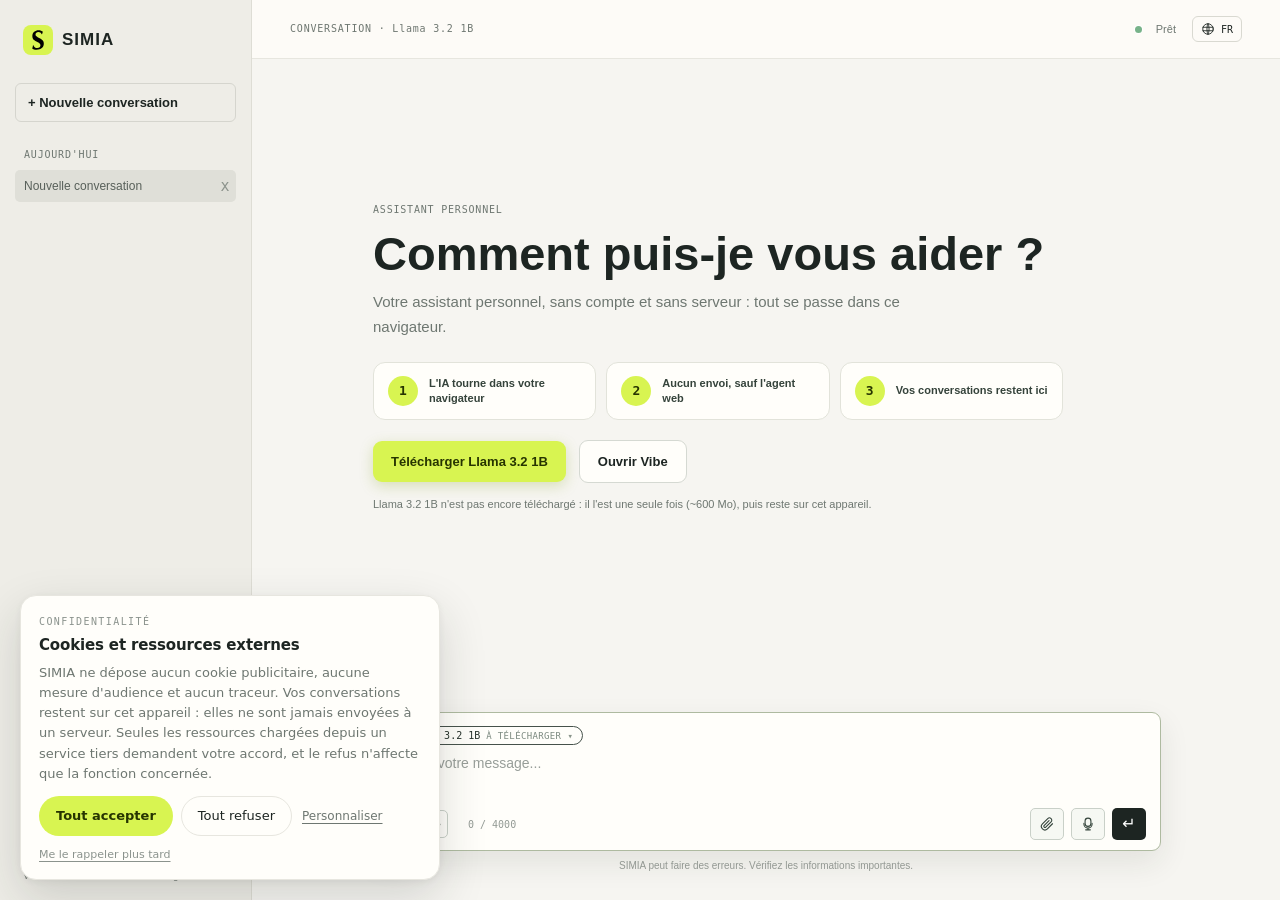
<file: web/index.html>
<!doctype html>
<html lang="fr">
<head>
  <meta charset="utf-8">
  <meta name="viewport" content="width=device-width, initial-scale=1">
  <meta http-equiv="Content-Security-Policy" content="default-src 'self'; script-src 'self' blob: 'nonce-simiapreview' https://unpkg.com https://esm.run https://cdn.jsdelivr.net 'wasm-unsafe-eval'; style-src 'self' 'unsafe-inline' https://fonts.googleapis.com; font-src https://fonts.gstatic.com; img-src 'self' data: blob:; media-src 'self' blob: https:; connect-src 'self' data: blob: https://unpkg.com https://esm.run https://cdn.jsdelivr.net https://raw.githubusercontent.com https://huggingface.co https://*.huggingface.co https://*.hf.co https://*.xethub.hf.co https://api.github.com; worker-src 'self' blob: https://cdn.jsdelivr.net; object-src 'none'; base-uri 'self'; form-action 'self'">
  <meta name="theme-color" content="#f6f5f1">
  <title>SIMIA — assistant IA local, privé et hors ligne</title>
  <meta name="description" content="SIMIA est un assistant IA local-first : discutez avec de vrais modèles de langage, analysez des documents et générez des images sans compte ni serveur. Fonctionne dans le navigateur et en application de bureau pour Windows, macOS et Linux.">
  <meta name="keywords" content="assistant IA local, IA hors ligne, IA privée, chatbot sans compte, IA dans le navigateur, WebGPU, WebLLM, llama.cpp, stable-diffusion.cpp, génération d'images locale, assistant IA français, SIMIA, Zigmoon">
  <meta name="author" content="Zigmoon">
  <meta name="application-name" content="SIMIA">
  <meta name="robots" content="index, follow, max-image-preview:large, max-snippet:-1">
  <meta name="googlebot" content="index, follow">
  <link rel="canonical" href="https://app.zigmoon.com/SIMIA/app/">
  <link rel="alternate" hreflang="fr" href="https://app.zigmoon.com/SIMIA/app/">
  <link rel="alternate" hreflang="en" href="https://app.zigmoon.com/SIMIA/app/">
  <link rel="alternate" hreflang="es" href="https://app.zigmoon.com/SIMIA/app/">
  <link rel="alternate" hreflang="ja" href="https://app.zigmoon.com/SIMIA/app/">
  <link rel="alternate" hreflang="x-default" href="https://app.zigmoon.com/SIMIA/app/">
  <meta property="og:type" content="website">
  <meta property="og:locale" content="fr_FR">
  <meta property="og:locale:alternate" content="en_US">
  <meta property="og:title" content="SIMIA — assistant IA local, privé et hors ligne">
  <meta property="og:description" content="Discutez avec de vrais modèles de langage, analysez vos documents et générez des images sans compte ni serveur. Dans le navigateur ou en application de bureau Windows, macOS et Linux.">
  <meta property="og:url" content="https://app.zigmoon.com/SIMIA/app/">
  <meta property="og:site_name" content="SIMIA by Zigmoon">
  <meta property="og:image" content="https://app.zigmoon.com/SIMIA/app/icons/icon-512.png">
  <meta property="og:image:type" content="image/png">
  <meta property="og:image:width" content="512">
  <meta property="og:image:height" content="512">
  <meta property="og:image:alt" content="Logo SIMIA, assistant IA local-first">
  <meta name="twitter:card" content="summary">
  <meta name="twitter:image" content="https://app.zigmoon.com/SIMIA/app/icons/icon-512.png">
  <meta name="twitter:title" content="SIMIA — assistant IA local, privé et hors ligne">
  <meta name="twitter:description" content="Assistant IA local-first : conversations, documents et images générées sur votre machine, sans compte ni serveur.">
  <link rel="manifest" href="manifest.webmanifest">
  <link rel="icon" href="icon.svg" type="image/svg+xml">
  <link rel="icon" href="icons/icon-192.png" type="image/png" sizes="192x192">
  <link rel="apple-touch-icon" href="icons/apple-touch-icon-180.png">
  <meta name="apple-mobile-web-app-capable" content="yes">
  <meta name="apple-mobile-web-app-title" content="SIMIA">
  <meta name="apple-mobile-web-app-status-bar-style" content="default">
  <meta name="mobile-web-app-capable" content="yes">
  <link rel="stylesheet" href="styles.css">
  <!-- Polices d'affichage : service tiers, donc derriere le consentement. Sans
       accord, le repli systeme prend le relais et rien ne casse. -->
  <link rel="stylesheet" data-consent-href="https://fonts.googleapis.com/css2?family=DM+Mono:wght@400;500&family=Manrope:wght@400;500;600;700;800&display=swap">
  <link rel="preconnect" data-consent-preconnect="https://fonts.googleapis.com">
  <link rel="preconnect" data-consent-preconnect="https://fonts.gstatic.com">
  <script defer src="cookies.js"></script>
  <!-- Visionneuse de fichiers 3D : chargee uniquement si les ressources
       externes sont acceptees. -->
  <script type="module" data-consent-src="https://unpkg.com/@google/model-viewer/dist/model-viewer.min.js" referrerpolicy="no-referrer"></script>
  <script type="application/ld+json">
  {
    "@context": "https://schema.org",
    "@type": "SoftwareApplication",
    "name": "SIMIA",
    "alternateName": "SIMIA par Zigmoon",
    "url": "https://app.zigmoon.com/SIMIA/app/",
    "applicationCategory": "UtilitiesApplication",
    "applicationSubCategory": "Assistant IA local-first",
    "operatingSystem": ["Web", "Windows 10", "Windows 11", "macOS 12+", "Linux x86_64"],
    "browserRequirements": "Chrome ou Edge avec WebGPU pour la version web",
    "softwareVersion": "1.0",
    "description": "Assistant IA local-first : les modèles de langage, l'analyse de documents et la génération d'images s'exécutent sur la machine de l'utilisateur, sans compte, sans serveur et sans télémétrie.",
    "inLanguage": ["fr", "en", "es", "ja"],
    "isAccessibleForFree": true,
    "offers": { "@type": "Offer", "price": "0", "priceCurrency": "EUR" },
    "featureList": [
      "Conversations avec des modèles de langage exécutés en local",
      "Analyse de documents PDF, Word, OpenDocument et texte",
      "Génération d'images locale avec Stable Diffusion",
      "Vibe (atelier de code) avec exécution JavaScript et Python",
      "Recherche web assistée et dictée vocale",
      "Export et import des conversations en JSON"
    ],
    "author": { "@type": "Organization", "name": "Zigmoon", "url": "https://zigmoon.com" },
    "publisher": { "@type": "Organization", "name": "Zigmoon", "url": "https://zigmoon.com" },
    "downloadUrl": "https://github.com/zigmoon/SIMIA/releases/latest",
    "sameAs": ["https://github.com/zigmoon/SIMIA"]
  }
  </script>
</head>
<body>
  <noscript>
    <div style="max-width:720px;margin:0 auto;padding:40px 20px;font-family:system-ui,sans-serif;line-height:1.6;color:#1d2522">
      <h1>SIMIA — assistant IA local, privé et hors ligne</h1>
      <p>
        SIMIA est un espace de travail IA <strong>local-first</strong> : les modèles de langage,
        l'analyse de documents et la génération d'images s'exécutent sur votre machine.
        Aucun compte, aucun serveur, aucune télémétrie. JavaScript est nécessaire pour
        utiliser l'application.
      </p>
      <h2>Ce que SIMIA sait faire</h2>
      <ul>
        <li>Conversations avec des modèles de langage exécutés en local</li>
        <li>Analyse de documents PDF, Word, OpenDocument, CSV et texte</li>
        <li>Génération d'images locale avec Stable Diffusion</li>
        <li>Vibe, l'atelier de code, avec exécution JavaScript et Python</li>
        <li>Recherche web assistée et dictée vocale</li>
        <li>Export et import des conversations au format JSON</li>
      </ul>
      <h2>Deux versions</h2>
      <ul>
        <li><strong>Version web</strong> : dans le navigateur (Chrome ou Edge avec WebGPU), modèles jusqu'à 1,9 Go.</li>
        <li><strong>Version desktop</strong> : Windows, macOS et Linux, catalogue complet jusqu'à 9,7 Go et génération d'images 1024 px.</li>
      </ul>
      <p>
        <a href="https://app.zigmoon.com/SIMIA/">Télécharger l'application de bureau</a> ·
        <a href="https://github.com/zigmoon/SIMIA">Code source sur GitHub</a> ·
        <a href="https://github.com/zigmoon/SIMIA/releases">Versions publiées</a>
      </p>
    </div>
  </noscript>
  <div class="app-shell">
    <aside class="sidebar" aria-label="Navigation principale">
      <div class="brand"><span class="brand-mark"><img src="simia-logo.svg" alt=""></span><span>SIMIA</span></div>
      <button class="new-chat" id="new-chat" type="button" data-i18n="newChat">+ Nouvelle conversation</button>
      <button class="install-app" id="install-app" type="button" hidden>
        <svg viewBox="0 0 24 24" aria-hidden="true" focusable="false" fill="none" stroke="currentColor" stroke-width="2" stroke-linecap="round" stroke-linejoin="round"><path d="M12 4v10"/><path d="m8 11 4 4 4-4"/><path d="M5 19h14"/></svg>
        <span id="install-app-label">Installer SIMIA</span>
      </button>
      <nav class="history" aria-label="Conversations">
        <p class="section-label" data-i18n="today">TODAY</p>
        <div id="conversation-list"></div>
      </nav>
      <div class="sidebar-bottom">
        <div class="sidebar-actions">
          <button class="settings-button" id="sidebar-code" type="button" title="Vibe — votre atelier de code : écrire, exécuter et prévisualiser">Vibe</button>
          <button class="settings-button" id="info-toggle" type="button">Information</button>
          <button class="settings-button" id="export-toggle" type="button">Exporter / Importer</button>
          <button class="settings-button" id="purge-toggle" type="button">Purger</button>
          <button class="settings-button" id="settings-toggle" type="button" data-i18n="settings">Paramètres</button>
        </div>
        <div class="privacy-links"><button class="legal-sidebar" id="legal-toggle" type="button">Mentions légales et confidentialité</button><button class="legal-sidebar" type="button" data-zigmoon-cookies-open>Cookies</button></div>
        <p class="local-note" data-i18n="localNote">Vos données restent dans ce navigateur.</p>
      </div>
    </aside>

    <main class="workspace">
      <header class="topbar">
        <div class="topbar-context">
          <button class="back-button" id="home-button" type="button" aria-label="Back to home" title="Back to home" hidden>&larr;</button>
          <p class="eyebrow" id="mode-label">ASSISTANT HORS LIGNE</p>
          <button class="engine-chip" id="image-engine" type="button" hidden></button>
        </div>
        <div class="top-actions">
          <div class="code-mode-switch" id="code-mode-switch" role="tablist" aria-label="Vibe et conversation" hidden>
            <button type="button" role="tab" data-code-focus="code" aria-selected="true">Code</button>
            <button type="button" role="tab" data-code-focus="chat" aria-selected="false">Chat</button>
          </div>
          <span class="status" id="engine-status"><i></i> Prêt</span>
          <div class="app-menu-wrap" id="app-menu-wrap">
            <button class="app-menu-button" id="app-menu-toggle" type="button" aria-haspopup="menu" aria-expanded="false" aria-label="Menu">
              <svg class="app-menu-icon" viewBox="0 0 24 24" aria-hidden="true" focusable="false"><path d="M4 7h16M4 12h16M4 17h16"></path></svg>
            </button>
            <div class="app-menu" id="app-menu" role="menu" hidden>
              <button type="button" role="menuitem" id="app-menu-code">Vibe</button>
              <button type="button" role="menuitem" id="app-menu-settings">Paramètres</button>
        <button type="button" role="menuitem" id="app-menu-install" hidden>Installer SIMIA</button>
              <button type="button" role="menuitem" id="app-menu-info">Information</button>
              <button type="button" role="menuitem" id="app-menu-export">Exporter / Importer</button>
              <button type="button" role="menuitem" id="app-menu-legal">Mentions légales et confidentialité</button>
              <button type="button" role="menuitem" id="app-menu-purge" class="app-menu-danger">Purger</button>
            </div>
          </div>
          <div class="language-menu-wrap" id="language-menu-wrap">
            <button class="language-button" id="language-toggle" type="button" aria-haspopup="menu" aria-expanded="false" aria-label="Changer de langue">
              <svg class="language-globe" viewBox="0 0 24 24" aria-hidden="true" focusable="false"><circle cx="12" cy="12" r="9"></circle><path d="M3.2 9h17.6M3.2 15h17.6"></path><path d="M12 3c2.6 3 2.6 15 0 18M12 3c-2.6 3-2.6 15 0 18"></path></svg>
              <span id="language-current">FR</span>
            </button>
            <div class="language-menu" id="language-menu" role="menu" hidden>
              <button type="button" role="menuitemradio" aria-checked="false" data-language="fr">Français</button>
              <button type="button" role="menuitemradio" aria-checked="false" data-language="en">English</button>
              <button type="button" role="menuitemradio" aria-checked="false" data-language="es">Español</button>
              <button type="button" role="menuitemradio" aria-checked="false" data-language="ja">日本語</button>
            </div>
          </div>
        </div>
      </header>

            <section class="code-pane" id="code-pane" aria-label="Vibe">
        <div class="code-pane-head">
          <button type="button" class="code-tool" id="code-tree-toggle" aria-pressed="true" aria-label="Arborescence du projet" title="Arborescence du projet"><svg viewBox="0 0 24 24" aria-hidden="true" focusable="false"><path d="M4 6h6M4 12h10M4 18h7"/></svg></button>
          <div class="code-tabs" id="code-tabs" role="tablist" aria-label="Fichiers ouverts"></div>
          <div class="code-pane-tools">
            <button type="button" class="code-tool" id="code-quick-open" aria-label="Rechercher un fichier" title="Rechercher un fichier (Ctrl+P)"><svg viewBox="0 0 24 24" aria-hidden="true" focusable="false"><circle cx="11" cy="11" r="6.2"/><path d="m15.6 15.6 3.9 3.9"/></svg></button>
            <button type="button" class="code-tool" id="code-import-files" aria-label="Importer des fichiers" title="Importer des fichiers"><svg viewBox="0 0 24 24" aria-hidden="true" focusable="false"><path d="M12 3v10"/><path d="m8 9 4 4 4-4"/><path d="M4 17v2a1 1 0 0 0 1 1h14a1 1 0 0 0 1-1v-2"/></svg></button>
            <button type="button" class="code-tool" id="code-open-folder" aria-label="Importer un dossier complet" title="Importer un dossier complet"><svg viewBox="0 0 24 24" aria-hidden="true" focusable="false"><path d="M3 7.5A1.5 1.5 0 0 1 4.5 6h4l2 2h9A1.5 1.5 0 0 1 21 9.5v8A1.5 1.5 0 0 1 19.5 19h-15A1.5 1.5 0 0 1 3 17.5Z"/><path d="M12 11v5"/><path d="M9.5 13.5h5"/></svg></button>
            <button type="button" class="code-tool" id="code-export" aria-label="Exporter le projet (ZIP)" title="Exporter le projet (ZIP)"><svg viewBox="0 0 24 24" aria-hidden="true" focusable="false"><path d="M12 15V4"/><path d="m8 8 4-4 4 4"/><path d="M4 15v4a1 1 0 0 0 1 1h14a1 1 0 0 0 1-1v-4"/></svg></button>
            <div class="code-new-wrap" id="code-new-wrap">
              <button type="button" class="code-tool" id="code-new" aria-haspopup="menu" aria-expanded="false" aria-label="Nouveau fichier" title="Nouveau fichier">+</button>
              <div class="code-new-menu" id="code-new-menu" role="menu" hidden>
                <button type="button" role="menuitem" data-code-new="javascript">JavaScript</button>
                <button type="button" role="menuitem" data-code-new="python">Python</button>
                <button type="button" role="menuitem" data-code-new="html">HTML</button>
                <button type="button" role="menuitem" data-code-new="css">CSS</button>
                <button type="button" role="menuitem" data-code-new="json">JSON</button>
                <button type="button" role="menuitem" data-code-new="markdown">Markdown</button>
                <button type="button" role="menuitem" data-code-new="text">Texte</button>
              </div>
            </div>
            <button type="button" class="code-tool" id="code-preview-toggle" aria-label="Afficher l'aperçu" title="Afficher l'aperçu" aria-pressed="false"><svg viewBox="0 0 24 24" aria-hidden="true" focusable="false"><path d="M3.4 3.4l17.2 17.2"></path><path d="M9.9 7.2A10.6 10.6 0 0 1 12 7c5.9 0 9.3 5 9.3 5a16 16 0 0 1-2.9 3.1"></path><path d="M6.5 8.7A15.6 15.6 0 0 0 2.7 12s3.4 5 9.3 5a10 10 0 0 0 3.2-.5"></path><path d="M9.9 10.2a3 3 0 0 0 4.2 4.2"></path></svg></button>
            <button type="button" class="code-tool code-tool-close" id="code-close" aria-label="Fermer Vibe" title="Fermer Vibe">✕</button>
          </div>
        </div>
        <div class="code-draft-bar" id="code-draft-bar" hidden>
          <span class="code-draft-dot" aria-hidden="true"></span>
          <span class="code-draft-bar-text" id="code-draft-bar-text"></span>
          <button type="button" class="code-draft-accept" id="code-draft-accept">Autoriser</button>
          <button type="button" class="code-draft-refuse" id="code-draft-refuse">Refuser</button>
        </div>
        <div class="code-body" id="code-body" data-tree="shown">
          <aside class="code-tree" id="code-tree" aria-label="Fichiers du projet">
            <div class="code-tree-head">
              <span class="code-tree-title" id="code-tree-title">PROJET</span>
              <span class="code-tree-count" id="code-tree-count">0</span>
              <span class="code-tree-actions">
                <button type="button" id="code-tree-new-file" aria-label="Nouveau fichier" title="Nouveau fichier"><svg viewBox="0 0 24 24" aria-hidden="true" focusable="false"><path d="M12 5v14M5 12h14"/></svg></button>
                <button type="button" id="code-tree-new-folder" aria-label="Nouveau dossier" title="Nouveau dossier"><svg viewBox="0 0 24 24" aria-hidden="true" focusable="false"><path d="M3 7.5A1.5 1.5 0 0 1 4.5 6h4l2 2h9A1.5 1.5 0 0 1 21 9.5v8A1.5 1.5 0 0 1 19.5 19h-15A1.5 1.5 0 0 1 3 17.5Z"/><path d="M12 11v5M9.5 13.5h5"/></svg></button>
                <button type="button" id="code-tree-clear" aria-label="Vider le projet" title="Vider le projet" hidden><svg viewBox="0 0 24 24" aria-hidden="true" focusable="false"><path d="M4 7h16"/><path d="M9.5 7V5.4A1.4 1.4 0 0 1 10.9 4h2.2A1.4 1.4 0 0 1 14.5 5.4V7"/><path d="M6.4 7l.8 11.6A1.5 1.5 0 0 0 8.7 20h6.6a1.5 1.5 0 0 0 1.5-1.4L17.6 7"/><path d="M10.4 11v5M13.6 11v5"/></svg></button>
              </span>
            </div>
            <div class="code-tree-list" id="code-tree-list" role="tree"></div>
            <div class="code-tree-foot">
              <button type="button" class="code-write-back" id="code-write-back" hidden>Enregistrer sur le disque</button>
            </div>
          </aside>
          <div class="code-main">
            <div class="code-editor-wrap">
              <div class="code-gutter" id="code-gutter" aria-hidden="true">1</div>
              <div class="code-editor">
                <pre class="code-highlight" id="code-highlight" aria-hidden="true"></pre>
                <textarea class="code-input" id="code-input" spellcheck="false" autocapitalize="off" autocomplete="off" autocorrect="off" wrap="off" aria-label="Éditeur de code"></textarea>
                <div class="code-binary" id="code-binary" hidden></div>
              </div>
            </div>
            <div class="code-preview" id="code-preview" hidden>
              <div class="code-preview-head">
                <span class="code-preview-title" id="code-preview-title">Aperçu</span>
                <div class="code-preview-tools">
                  <span class="code-preview-widths">
                    <button type="button" data-preview-width="full" aria-pressed="true" title="Pleine largeur"><svg viewBox="0 0 24 24" aria-hidden="true" focusable="false"><rect x="3" y="6" width="18" height="12" rx="1.6"/></svg></button>
                    <button type="button" data-preview-width="tablet" aria-pressed="false" title="Tablette"><svg viewBox="0 0 24 24" aria-hidden="true" focusable="false"><rect x="6" y="4" width="12" height="16" rx="1.6"/></svg></button>
                    <button type="button" data-preview-width="phone" aria-pressed="false" title="Téléphone"><svg viewBox="0 0 24 24" aria-hidden="true" focusable="false"><rect x="8" y="3" width="8" height="18" rx="1.8"/></svg></button>
                  </span>
                  <button type="button" id="code-preview-refresh" title="Recharger l'aperçu" aria-label="Recharger l'aperçu">↻</button>
                  <button type="button" id="code-preview-open" title="Ouvrir dans un onglet" aria-label="Ouvrir dans un onglet">↗</button>
                  <button type="button" id="code-preview-close" title="Fermer l'aperçu" aria-label="Fermer l'aperçu">✕</button>
                </div>
              </div>
              <div class="code-preview-stage" id="code-preview-stage" data-width="full">
                <iframe id="code-preview-frame" sandbox="allow-scripts allow-forms allow-modals allow-popups" title="Aperçu du fichier"></iframe>
              </div>
              <div class="code-preview-log-wrap" id="code-preview-log-wrap" hidden>
                <div class="code-preview-log-head"><span>Console</span><button type="button" id="code-preview-log-clear">Effacer</button></div>
                <pre id="code-preview-log"></pre>
              </div>
              <p class="code-preview-note" id="code-preview-note"></p>
            </div>
            <div class="code-quick" id="code-quick" hidden>
              <div class="code-quick-box" role="dialog" aria-label="Rechercher un fichier">
                <input id="code-quick-input" type="text" autocomplete="off" spellcheck="false" placeholder="Rechercher un fichier…" aria-label="Rechercher un fichier">
                <div class="code-quick-list" id="code-quick-list" role="listbox"></div>
              </div>
            </div>
          </div>
        </div>
        <input id="code-file-input" type="file" multiple hidden accept=".js,.mjs,.cjs,.jsx,.ts,.tsx,.py,.html,.htm,.css,.scss,.less,.sass,.json,.md,.markdown,.txt,.sql,.sh,.bash,.ps1,.yml,.yaml,.xml,.svg,.vue,.svelte,.astro,.toml,.env,.zip,.png,.jpg,.jpeg,.gif,.webp,.avif,.ico,.woff,.woff2,.ttf,.otf,.mp4,.webm,.mp3,.wav,.pdf,text/*,application/json,image/*">
        <input id="code-folder-input" type="file" webkitdirectory directory multiple hidden>
        <div class="code-output" id="code-output" hidden>
          <div class="code-output-head">
            <span class="code-output-title" id="code-output-title">Sortie</span>
            <div class="code-output-tools">
              <span class="code-output-state" id="code-output-state" role="status" aria-live="polite"></span>
              <button type="button" class="code-output-clear" id="code-output-chat" hidden>Envoyer au chat</button>
              <button type="button" class="code-output-clear" id="code-output-stop" hidden>Arrêter</button>
              <button type="button" class="code-output-clear" id="code-output-clear">Effacer</button>
            </div>
          </div>
          <pre class="code-output-body" id="code-output-body"></pre>
        </div>
        <div class="code-pane-foot">
          <div class="code-model-hint" id="code-model-hint" hidden>
            <span id="code-model-hint-text"></span>
            <button type="button" id="code-model-hint-action"></button>
          </div>
          <div class="code-actions-bar">
            <button type="button" class="code-action" data-code-action="run" id="code-run">▶ Exécuter</button>
            <button type="button" class="code-action" data-code-action="explain">Expliquer</button>
            <button type="button" class="code-action" data-code-action="fix">Corriger</button>
            <button type="button" class="code-action" data-code-action="improve">Optimiser</button>
            <button type="button" class="code-action" data-code-action="tests">Tests</button>
          </div>
          <div class="code-foot-right">
            <span class="code-save-state" id="code-save-state"></span>
            <select class="code-lang" id="code-lang" aria-label="Type de fichier"></select>
            <span class="code-meta" id="code-meta" aria-live="polite"></span>
          </div>
        </div>
      </section>
      <div class="workspace-split" id="workspace-split" role="separator" aria-orientation="vertical" aria-label="Ajuster la largeur du code et de la conversation" title="Glissez pour ajuster · double-clic pour réinitialiser" tabindex="0" hidden></div>
      <section class="chat" id="chat" aria-live="polite">
        <div class="welcome" id="welcome">
          <p class="eyebrow" data-i18n="personalAssistant">ASSISTANT PERSONNEL</p>
          <h2 id="welcome-title">Comment puis-je vous aider&nbsp;?</h2>
          <p id="welcome-copy">Votre assistant personnel, sans compte et sans serveur : tout se passe dans ce navigateur.</p>
          <ol class="welcome-steps" aria-label="Les trois points clés de SIMIA">
            <li><b>1</b><span>L'IA tourne dans votre navigateur</span></li>
            <li><b>2</b><span>Aucune donnée n'est envoyée</span></li>
            <li><b>3</b><span>Vos conversations restent ici</span></li>
          </ol>
          <div class="welcome-start">
            <button class="home-model-button" id="home-model-button" type="button">Choisir un modèle pour commencer</button>
            <button class="home-model-button secondary" id="home-code-button" type="button">Ouvrir Vibe</button>
            <p id="welcome-setup">Le modèle se télécharge une fois, puis reste sur cet appareil.</p>
          </div>
        </div>
      </section>

      <section class="composer-wrap">
                <div class="document-tools" id="document-tools" hidden>
          <div class="document-tools-head">
            <p class="document-tools-title" id="document-tools-title">DOCUMENTS</p>
            <span class="document-tools-status" id="document-tools-status" role="status" aria-live="polite"></span>
          </div>
          <div class="document-tools-actions">
            <button type="button" class="document-action" id="document-summary">Résumer les documents</button>
            <button type="button" class="agent-toggle" id="document-semantic" aria-pressed="false">Recherche sémantique</button>
            <button type="button" class="agent-toggle" id="document-export">Texte extrait</button>
          </div>
        </div>
        <form class="composer" id="composer">
          <div class="composer-context" id="composer-context">
            <!-- Le modele d'image passe en tete : c'est la pastille qui manquait,
                 et elle se lit a gauche du modele de texte, pas noyee a droite. -->
            <button type="button" class="composer-chip composer-image" id="composer-image" aria-haspopup="dialog" hidden>
              <svg class="composer-image-icon" viewBox="0 0 24 24" aria-hidden="true" focusable="false"><rect x="3" y="4" width="18" height="16" rx="3"></rect><circle cx="8.5" cy="9.5" r="1.6"></circle><path d="M3.5 17.5 9 12l4 4 3-2.5 4.5 4"></path></svg>
              <span class="composer-image-text" id="composer-image-text">Modèle d'image</span>
              <span class="composer-chip-caret" aria-hidden="true">▾</span>
            </button>
            <div class="composer-model-wrap" id="composer-model-wrap">
              <button type="button" class="composer-chip composer-model" id="composer-model" aria-haspopup="menu" aria-expanded="false">
                <span class="composer-model-dot" id="composer-model-dot" aria-hidden="true"></span>
                <span class="composer-model-name" id="composer-model-name">Choisir un modèle</span>
                <span class="composer-model-state" id="composer-model-state"></span>
                <span class="composer-chip-caret" aria-hidden="true">▾</span>
              </button>
              <div class="composer-model-menu" id="composer-model-menu" role="menu" hidden></div>
            </div>
            <div class="composer-code-wrap">
              <button type="button" class="composer-chip composer-code-context" id="composer-code-context" aria-haspopup="menu" aria-expanded="false" hidden>
                <span class="composer-code-glyph" aria-hidden="true">›_</span>
                <span id="composer-code-context-name">fichier actif</span>
                <span class="composer-chip-caret" aria-hidden="true">▾</span>
              </button>
              <div class="composer-code-menu" id="composer-code-menu" role="menu" hidden></div>
            </div>
            <button type="button" class="composer-chip composer-steps" id="composer-steps" aria-pressed="true" hidden>
              <span class="composer-steps-dot" aria-hidden="true"></span>
              <span id="composer-steps-name">Étapes</span>
            </button>
          </div>
          <textarea id="prompt" rows="1" maxlength="4000" placeholder="Écrivez votre message..." aria-label="Votre message"></textarea>
          <input id="attachment-input" type="file" multiple hidden accept=".txt,.md,.markdown,.csv,.tsv,.json,.html,.htm,.css,.js,.mjs,.ts,.py,.xml,.yml,.yaml,.log,.rtf,.pdf,.docx,.xlsx,.xlsm,.pptx,.odt,.ods,.odp,.epub,.tex,.png,.jpg,.jpeg,.webp,.gif,.avif,.webm,.mp4,.glb,text/*,application/json,application/rtf,text/rtf,application/pdf,application/vnd.openxmlformats-officedocument.wordprocessingml.document,application/vnd.openxmlformats-officedocument.spreadsheetml.sheet,application/vnd.openxmlformats-officedocument.presentationml.presentation,application/vnd.oasis.opendocument.text,application/vnd.oasis.opendocument.spreadsheet,application/vnd.oasis.opendocument.presentation,application/epub+zip,image/*,video/*,model/gltf-binary">
          <div class="attachment-tray" id="attachment-tray" aria-live="polite" hidden></div>
          <div class="composer-footer">
            <div class="composer-tools">
              <button type="button" class="icon-button" id="clear-chat" aria-label="Clear conversation" title="Clear conversation"><svg class="icon-cross" viewBox="0 0 24 24" aria-hidden="true" focusable="false"><path d="M7 7l10 10M17 7L7 17"></path></svg></button>
              <button type="button" class="agent-toggle agent-nav-toggle" id="agent-toggle" aria-pressed="false" aria-label="Agent web" title="Agent web"><svg viewBox="0 0 24 24" aria-hidden="true" focusable="false"><circle cx="12" cy="12" r="8.4"></circle><path d="M3.6 12h16.8"></path><path d="M12 3.6c2.5 2.4 3.9 5.2 3.9 8.4s-1.4 6-3.9 8.4c-2.5-2.4-3.9-5.2-3.9-8.4s1.4-6 3.9-8.4Z"></path></svg></button>
              <button type="button" class="agent-toggle image-toggle" id="image-toggle" aria-pressed="false" hidden>Image</button>
              <span class="voice-status" id="voice-status" role="status" aria-live="polite"></span>
              <span id="char-count">0 / 4000</span>
            </div>
            <div class="composer-actions">
              <button type="button" class="voice-button attach-button" id="attach-button" aria-label="Attach files" title="Attach files"><svg viewBox="0 0 24 24" aria-hidden="true" focusable="false"><path d="m21.4 11.6-8.7 8.7a6 6 0 0 1-8.5-8.5l9.1-9.1a4 4 0 0 1 5.7 5.7l-9.2 9.1a2 2 0 0 1-2.8-2.8l8.5-8.5"></path></svg></button>
              <button type="button" class="voice-button" id="voice-toggle" aria-label="Start voice input" title="Start voice input"><svg viewBox="0 0 24 24" aria-hidden="true" focusable="false"><rect x="7" y="2" width="10" height="14" rx="5"></rect><path d="M5 11v1a7 7 0 0 0 14 0v-1M12 19v3M8 22h8"></path></svg></button>
              <button type="submit" class="send-button" id="send-button" aria-label="Envoyer" title="Envoyer"><span class="send-glyph" aria-hidden="true">↵</span></button>
            </div>
          </div>
        </form>
        <p class="disclaimer" id="disclaimer">SIMIA can make mistakes. Verify important information.</p>
      </section>
<div class="settings-backdrop" id="settings-backdrop" hidden></div>
        <div class="settings-panel" id="settings-panel" role="dialog" aria-labelledby="settings-heading" hidden>
          <div class="settings-header">
            <div class="settings-head-text">
              <p class="eyebrow" id="settings-heading">PARAMÈTRES</p>
              <p class="settings-sub" id="settings-sub">Réglages conservés sur cet appareil.</p>
            </div>
            <button class="icon-button" id="settings-close" type="button" aria-label="Fermer les paramètres" title="Fermer les paramètres"><svg class="icon-cross" viewBox="0 0 24 24" aria-hidden="true" focusable="false"><path d="M7 7l10 10M17 7L7 17"></path></svg></button>
          </div>

          <div class="setting-row setting-row-global" id="setting-language-row">
            <div class="setting-text">
              <span class="setting-name" id="setting-language-name">Langue</span>
              <span class="setting-hint" id="setting-language-hint">Toute l'interface : réglages, bibliothèque de modèles et notes des packs.</span>
            </div>
            <select id="setting-language" aria-labelledby="setting-language-name">
              <option value="fr">Français</option>
              <option value="en">English</option>
              <option value="es">Español</option>
              <option value="ja">日本語</option>
            </select>
          </div>

          <div class="settings-tabs" id="settings-tabs" role="tablist" aria-label="Sections des paramètres">
            <button class="settings-tab is-active" id="settings-sec-model" type="button" role="tab" aria-controls="settings-panel-model" aria-selected="true" data-settings-tab="model">Modèle</button>
            <button class="settings-tab" id="settings-sec-reply" type="button" role="tab" aria-controls="settings-panel-reply" aria-selected="false" tabindex="-1" data-settings-tab="reply">Réponses</button>
            <button class="settings-tab" id="settings-sec-composer" type="button" role="tab" aria-controls="settings-panel-composer" aria-selected="false" tabindex="-1" data-settings-tab="composer">Saisie</button>
            <button class="settings-tab" id="settings-sec-code" type="button" role="tab" aria-controls="settings-panel-code" aria-selected="false" tabindex="-1" data-settings-tab="code">Vibe</button>
            <button class="settings-tab" id="settings-sec-data" type="button" role="tab" aria-controls="settings-panel-data" aria-selected="false" tabindex="-1" data-settings-tab="data">Historique et données</button>
          </div>

          <div class="settings-body">
            <section class="settings-section" id="settings-panel-model" role="tabpanel" aria-labelledby="settings-sec-model" data-settings-panel="model">
              <div class="setting-row setting-row-stack">
                <div class="setting-text">
                  <span class="setting-name" data-i18n="chooseModel">Modèle de langage</span>
                  <span class="setting-hint" id="settings-model-hint">Celui qui répond dans cette conversation.</span>
                </div>
                <button class="model-picker" id="model-picker" type="button" aria-haspopup="dialog">
                  <span id="model-picker-name">Llama 3.2 1B</span><span id="model-picker-meta">Généraliste · ~600 MB</span>
                </button>
                <select id="model-select" aria-label="Choisir un modèle local" hidden></select>
                <p class="setting-note" id="model-info">A compact model recommended to get started.</p>
              </div>
              <div class="setting-row">
                <div class="setting-text">
                  <span class="setting-name" id="auto-load-model-label">Charger le modèle au lancement</span>
                  <span class="setting-hint" id="settings-autoload-hint">Le modèle en cache est chargé dès l'ouverture, sans clic.</span>
                </div>
                <label class="switch"><input id="auto-load-model" type="checkbox"><span class="switch-track" aria-hidden="true"></span></label>
              </div>
              <div class="setting-row">
                <div class="setting-text">
                  <span class="setting-name" id="webllm-toggle-label">État du modèle</span>
                  <span class="setting-hint" id="settings-webllm-hint">Télécharge ou active le modèle sélectionné.</span>
                </div>
                <button id="webllm-toggle" type="button">Download model</button>
              </div>
              <div class="setting-row setting-row-stack">
                <div class="setting-text">
                  <span class="setting-name" id="assistant-name">Mon assistant</span>
                  <span class="setting-hint" id="settings-assistant-hint">Un nom et des consignes permanentes ajoutés à un modèle existant. Aucun entraînement, aucun téléchargement : vos consignes partent devant chaque conversation.</span>
                </div>
                <div class="setting-inline">
                  <span class="setting-badge" id="settings-assistant-state" hidden></span>
                  <button class="secondary-button" id="my-model-settings-toggle" type="button">Configurer</button>
                </div>
              </div>
              <div class="setting-row setting-row-stack" id="setting-image" hidden>
                <div class="setting-text">
                  <span class="setting-name" id="setting-image-label">Modèle d'image</span>
                  <span class="setting-hint" id="image-info">Génération d'images locale.</span>
                </div>
                <button class="model-picker" id="image-picker" type="button" aria-haspopup="dialog">
                  <span id="image-picker-name">SD-Turbo</span><span id="image-picker-meta">512 px · 4 pas</span>
                </button>
              </div>
              <div class="setting-row setting-row-stack" id="setting-image-lora" hidden>
                <div class="setting-text">
                  <span class="setting-name" id="setting-image-lora-name">Style LoRA</span>
                  <span class="setting-hint" id="image-lora-hint">Déposez un LoRA .safetensors dans models/image/loras/ : il apparaît ici.</span>
                </div>
                <div class="setting-inline">
                  <select id="image-lora" aria-labelledby="setting-image-lora-name">
                    <option value="">Aucun style</option>
                  </select>
                  <label class="setting-weight" for="image-lora-weight">
                    <input id="image-lora-weight" type="number" min="0" max="2" step="0.1" value="0.8" inputmode="decimal">
                    <span>poids</span>
                  </label>
                </div>
              </div>
              <div class="setting-row setting-row-stack" id="setting-image-folder" hidden>
                <div class="setting-text">
                  <span class="setting-name" id="setting-image-folder-name">Dossier des modèles d'image</span>
                  <span class="setting-hint" id="image-folder-hint">Un .safetensors ou un .gguf déposé dans models/image/ apparaît dans la bibliothèque, comme un plugin.</span>
                </div>
                <div class="setting-inline setting-inline-wrap">
                  <button class="primary-button" type="button" data-import-button>Importer un fichier…</button>
                  <button class="secondary-button" id="image-folder-open" type="button">Ouvrir le dossier</button>
                  <button class="secondary-button" id="image-folder-refresh" type="button">Actualiser</button>
                </div>
                <p class="setting-hint import-progress" data-import-progress hidden></p>
              </div>
              <p class="setting-note" id="download-info">The first download can take a few minutes. The model stays cached on this device.</p>
            </section>

            <section class="settings-section" id="settings-panel-reply" role="tabpanel" aria-labelledby="settings-sec-reply" data-settings-panel="reply" hidden>
              <div class="setting-row">
                <div class="setting-text">
                  <span class="setting-name" id="settings-stream-name">Écrire au fil de l'eau</span>
                  <span class="setting-hint" id="settings-stream-hint">Le texte apparaît pendant la génération. Coupé, la réponse arrive d'un bloc à la fin.</span>
                </div>
                <label class="switch"><input id="setting-stream" type="checkbox" checked><span class="switch-track" aria-hidden="true"></span></label>
              </div>
              <div class="setting-row">
                <div class="setting-text">
                  <span class="setting-name" id="settings-length-name">Longueur des réponses</span>
                  <span class="setting-hint" id="settings-length-hint">Une réponse courte évite les développements inutiles.</span>
                </div>
                <select id="setting-length" aria-labelledby="settings-length-name">
                  <option value="short">Courte</option>
                  <option value="normal" selected>Normale</option>
                  <option value="long">Longue</option>
                </select>
              </div>
              <div class="setting-row setting-row-stack">
                <div class="setting-text">
                  <span class="setting-name" id="settings-temp-name">Créativité <span class="setting-value" id="setting-temp-value">0,7</span></span>
                  <span class="setting-hint" id="settings-temp-hint">Basse, les réponses restent factuelles ; haute, elles sont plus variées.</span>
                </div>
                <input class="setting-range" id="setting-temperature" type="range" min="0.1" max="1.2" step="0.1" value="0.7" aria-labelledby="settings-temp-name">
              </div>
              <div class="setting-row setting-row-stack">
                <div class="setting-text">
                  <span class="setting-name" id="profile-label">À propos de moi (optionnel)</span>
                  <span class="setting-hint" id="settings-profile-hint">Prénom, langue, ton préféré : ajouté en discret au contexte de vos questions.</span>
                </div>
                <textarea id="profile-input" maxlength="600" rows="2" placeholder="Prénom, langue, ton préféré, contexte..."></textarea>
              </div>
            </section>

            <section class="settings-section" id="settings-panel-composer" role="tabpanel" aria-labelledby="settings-sec-composer" data-settings-panel="composer" hidden>
              <div class="setting-row">
                <div class="setting-text">
                  <span class="setting-name" id="settings-draft-name">Enregistrer le brouillon</span>
                  <span class="setting-hint" id="settings-draft-hint">Le texte en cours d'écriture revient après un rechargement accidentel.</span>
                </div>
                <label class="switch"><input id="setting-draft" type="checkbox" checked><span class="switch-track" aria-hidden="true"></span></label>
              </div>
              <div class="setting-row">
                <div class="setting-text">
                  <span class="setting-name" id="settings-enter-name">Entrée envoie le message</span>
                  <span class="setting-hint" id="settings-enter-hint">Coupé, Entrée ajoute une ligne et Ctrl+Entrée envoie.</span>
                </div>
                <label class="switch"><input id="setting-enter" type="checkbox" checked><span class="switch-track" aria-hidden="true"></span></label>
              </div>
            </section>

            <section class="settings-section" id="settings-panel-code" role="tabpanel" aria-labelledby="settings-sec-code" data-settings-panel="code" hidden>
              <div class="setting-row">
                <div class="setting-text">
                  <span class="setting-name" id="settings-code-save-name">Enregistrer automatiquement</span>
                  <span class="setting-hint" id="settings-code-save-hint">Une demi-seconde après la dernière frappe. Coupé, Ctrl+S enregistre.</span>
                </div>
                <label class="switch"><input id="setting-code-save" type="checkbox" checked><span class="switch-track" aria-hidden="true"></span></label>
              </div>
              <div class="setting-row">
                <div class="setting-text">
                  <span class="setting-name" id="settings-code-wrap-name">Retour à la ligne</span>
                  <span class="setting-hint" id="settings-code-wrap-hint">Les longues lignes reviennent à la ligne au lieu de défiler horizontalement.</span>
                </div>
                <label class="switch"><input id="setting-code-wrap" type="checkbox"><span class="switch-track" aria-hidden="true"></span></label>
              </div>
              <div class="setting-row">
                <div class="setting-text">
                  <span class="setting-name" id="settings-code-font-name">Taille du texte</span>
                  <span class="setting-hint" id="settings-code-font-hint">Éditeur de Vibe uniquement.</span>
                </div>
                <select id="setting-code-font" aria-labelledby="settings-code-font-name">
                  <option value="12">12 px</option>
                  <option value="13" selected>13 px</option>
                  <option value="15">15 px</option>
                  <option value="17">17 px</option>
                </select>
              </div>
              <div class="setting-row">
                <div class="setting-text">
                  <span class="setting-name" id="settings-code-preview-name">Aperçu automatique</span>
                  <span class="setting-hint" id="settings-code-preview-hint">Ouvre l'aperçu dès qu'un fichier HTML, CSS ou Markdown est ouvert.</span>
                </div>
                <label class="switch"><input id="setting-code-preview" type="checkbox"><span class="switch-track" aria-hidden="true"></span></label>
              </div>
            </section>

            <section class="settings-section" id="settings-panel-data" role="tabpanel" aria-labelledby="settings-sec-data" data-settings-panel="data" hidden>
              <div class="setting-row">
                <div class="setting-text">
                  <span class="setting-name" id="settings-history-name">Mémoriser l'historique</span>
                  <span class="setting-hint" id="settings-history-hint">Les conversations restent sur cet appareil. Coupé, seuls les réglages sont conservés.</span>
                </div>
                <label class="switch"><input id="setting-history" type="checkbox" checked><span class="switch-track" aria-hidden="true"></span></label>
              </div>
              <div class="setting-row">
                <div class="setting-text">
                  <span class="setting-name" id="settings-clearchat-name">Effacer cette conversation</span>
                  <span class="setting-hint" id="settings-clearchat-hint">Vide les messages de la conversation ouverte, sans toucher aux autres.</span>
                </div>
                <button class="secondary-button" id="settings-clear-chat" type="button">Effacer</button>
              </div>
              <div class="setting-row">
                <div class="setting-text">
                  <span class="setting-name" id="settings-export-name">Sauvegarde</span>
                  <span class="setting-hint" id="settings-export-hint">Exporter ou recharger réglages, conversations et documents indexés.</span>
                </div>
                <button class="secondary-button" id="settings-export" type="button">Exporter</button>
              </div>
              <div class="setting-row">
                <div class="setting-text">
                  <span class="setting-name" id="settings-purge-name">Tout purger</span>
                  <span class="setting-hint" id="settings-purge-hint">Supprime conversations, réglages, caches de modèles et documents.</span>
                </div>
                <button class="danger-button" id="settings-purge" type="button">Purger</button>
              </div>
            </section>
          </div>
          <div class="settings-foot">
            <span class="settings-device" id="settings-device"></span>
            <button class="secondary-button" id="settings-done" type="button">Terminé</button>
          </div>
        </div>
    </main>
  </div>
  <dialog class="legal-dialog" id="legal-dialog" aria-labelledby="legal-title">
    <div class="legal-header"><p class="eyebrow" id="legal-eyebrow">LOCAL-FIRST NOTICE</p><button class="icon-button" id="legal-close" type="button" aria-label="Close"><svg class="icon-cross" viewBox="0 0 24 24" aria-hidden="true" focusable="false"><path d="M7 7l10 10M17 7L7 17"></path></svg></button></div>
    <h2 id="legal-title">Legal & privacy</h2>
    <div id="legal-content"></div>
  </dialog>
  <dialog class="info-dialog" id="install-dialog" aria-labelledby="install-title">
    <div class="legal-header"><p class="eyebrow" id="install-eyebrow">INSTALLATION</p><button class="icon-button" id="install-close" type="button" aria-label="Fermer"><svg class="icon-cross" viewBox="0 0 24 24" aria-hidden="true" focusable="false"><path d="M7 7l10 10M17 7L7 17"></path></svg></button></div>
    <h2 id="install-title">Installer SIMIA</h2>
    <div id="install-content"></div>
  </dialog>
  <dialog class="info-dialog" id="info-dialog" aria-labelledby="info-title">
    <div class="legal-header"><p class="eyebrow" id="info-eyebrow">COMMENT ÇA MARCHE</p><button class="icon-button" id="info-close" type="button" aria-label="Fermer"><svg class="icon-cross" viewBox="0 0 24 24" aria-hidden="true" focusable="false"><path d="M7 7l10 10M17 7L7 17"></path></svg></button></div>
    <h2 id="info-title">Comment fonctionne SIMIA ?</h2>
    <div id="info-content"></div>
  </dialog>
  <dialog class="export-dialog" id="export-dialog" aria-labelledby="export-title">
    <div class="legal-header"><p class="eyebrow" id="export-eyebrow">SAUVEGARDE</p><button class="icon-button" id="export-close" type="button" aria-label="Fermer"><svg class="icon-cross" viewBox="0 0 24 24" aria-hidden="true" focusable="false"><path d="M7 7l10 10M17 7L7 17"></path></svg></button></div>
    <h2 id="export-title">Exporter</h2>
    <p id="export-copy">Choisissez les données à télécharger.</p>
    <p class="export-section" id="export-section-save">EXPORTER</p>
    <div class="export-actions">
      <button id="export-full" type="button">Sauvegarde complète</button>
      <button class="secondary-button" id="export-settings" type="button">Exporter les réglages</button>
      <button class="secondary-button" id="export-conversations" type="button">Exporter les conversations</button>
      <button class="secondary-button" id="export-markdown" type="button">Exporter en Markdown</button>
    </div>
    <p class="export-section" id="export-section-import">IMPORTER</p>
    <p class="export-hint" id="export-import-hint">Rechargez une sauvegarde SIMIA : réglages, conversations et documents indexés.</p>
    <div class="export-actions">
      <button class="secondary-button" id="import-backup" type="button">Importer une sauvegarde</button>
      <input id="import-file" type="file" accept="application/json,.json" hidden>
    </div>
  </dialog>
  <dialog class="model-library" id="model-library" aria-labelledby="model-library-title">
    <div class="model-library-header">
      <div><p class="eyebrow" id="model-library-eyebrow">BIBLIOTHÈQUE DE MODÈLES</p><h2 id="model-library-title">Choisissez un modèle</h2></div>
      <div class="model-library-actions"><button class="model-help-button" id="model-recommend" type="button">M'aider à choisir</button><button class="my-model-button" id="my-model-toggle" type="button">Mon assistant</button><button class="icon-button" id="model-library-close" type="button" aria-label="Fermer"><svg class="icon-cross" viewBox="0 0 24 24" aria-hidden="true" focusable="false"><path d="M7 7l10 10M17 7L7 17"></path></svg></button></div>
    </div>
    <p class="model-library-intro" id="model-library-intro">Choisissez selon votre usage. Vous pourrez télécharger le modèle sélectionné juste après.</p>
    <div class="model-library-tools">
      <label class="model-search" for="model-search">
        <svg viewBox="0 0 24 24" aria-hidden="true" focusable="false"><circle cx="11" cy="11" r="6.5"></circle><path d="M16 16l4.5 4.5"></path></svg>
        <input id="model-search" type="search" placeholder="Rechercher un modèle" autocomplete="off" aria-label="Rechercher un modèle">
      </label>
      <!-- Une carte en bas de la grille obligeait a faire defiler quinze
           modeles pour installer le sien. Le geste est ici, toujours visible. -->
      <button class="model-import-button" id="model-import" type="button" hidden>
        <svg viewBox="0 0 24 24" aria-hidden="true" focusable="false"><path d="M12 16V4"></path><path d="m7 9 5-5 5 5"></path><path d="M4 16v2a2 2 0 0 0 2 2h12a2 2 0 0 0 2-2v-2"></path></svg>
        <span id="model-import-label">Installer un modèle</span>
      </button>
      <p class="model-summary" id="model-summary" aria-live="polite"></p>
    </div>
    <div class="model-active" id="model-active" hidden></div>
    <div class="model-filters" id="model-filters" role="tablist" aria-label="Filtrer les modèles"></div>
    <div class="model-cards" id="model-cards"></div>
  </dialog>
  <dialog class="custom-model-dialog" id="custom-model-dialog" aria-labelledby="custom-model-title">
    <div class="legal-header"><p class="eyebrow" id="custom-model-eyebrow">MON ASSISTANT</p><button class="icon-button" id="custom-model-close" type="button" aria-label="Fermer"><svg class="icon-cross" viewBox="0 0 24 24" aria-hidden="true" focusable="false"><path d="M7 7l10 10M17 7L7 17"></path></svg></button></div>
    <h2 id="custom-model-title">Mon assistant personnalisé</h2>
    <p class="custom-model-intro" id="custom-model-intro">Un modèle personnel, c'est un nom et des consignes permanentes posés sur un modèle de base déjà existant. Aucun poids d'IA n'est téléchargé ni entraîné ici.</p>

    <div class="custom-step">
      <p class="custom-step-label" id="custom-model-step-name">ÉTAPE 1 · NOM</p>
      <input id="custom-model-name" maxlength="48" placeholder="Mon assistant juridique" aria-describedby="custom-model-name-hint">
      <p class="custom-hint" id="custom-model-name-hint">Le nom affiché dans SIMIA pour reconnaître ce modèle.</p>
    </div>

    <div class="custom-step">
      <p class="custom-step-label" id="custom-model-step-base">ÉTAPE 2 · MODÈLE DE BASE</p>
      <select id="custom-model-base" aria-describedby="custom-model-base-hint"></select>
      <p class="custom-hint" id="custom-model-base-hint">Le moteur qui réfléchit. Choisissez un modèle léger sur un petit appareil, ou un modèle « Documents » si vous interrogez des PDF.</p>
    </div>

    <div class="custom-step">
      <p class="custom-step-label" id="custom-model-step-instructions">ÉTAPE 3 · CONSIGNES PERMANENTES</p>
      <textarea id="custom-model-instructions" maxlength="4000" rows="6" placeholder="Ton, rôle, règles, format de réponse..." aria-describedby="custom-model-instructions-hint"></textarea>
      <p class="custom-hint" id="custom-model-instructions-hint">Ce que SIMIA doit toujours faire dans ce modèle. Ces consignes sont ajoutées à chaque conversation qui utilise ce modèle.</p>
      <div class="custom-examples" id="custom-model-examples"></div>
    </div>

    <div class="custom-preview">
      <p class="custom-step-label" id="custom-model-preview-label">APERÇU</p>
      <p class="custom-preview-body" id="custom-model-preview"></p>
    </div>

    <p class="custom-status" id="custom-model-status" role="status" aria-live="polite"></p>
    <div class="custom-model-actions">
      <button id="custom-model-save" type="button">Créer et utiliser</button>
      <button class="secondary-button" id="custom-model-disable" type="button">Revenir au modèle standard</button>
      <button class="secondary-button" id="custom-model-export" type="button">Exporter</button>
      <button class="secondary-button" id="custom-model-import" type="button">Importer</button>
      <button class="secondary-button" id="custom-model-delete" type="button">Supprimer</button>
    </div>
    <input id="custom-model-import-file" type="file" accept="application/json,.json" hidden>
  </dialog>
  <div class="drop-veil" id="drop-veil" hidden aria-hidden="true"><span id="drop-veil-label">Déposez les fichiers ici</span></div>
  <input id="image-import-input" type="file" accept=".safetensors,.gguf,.ckpt,.pt" hidden>
  <script type="module" src="app.js"></script>
</body>
</html>
</file>
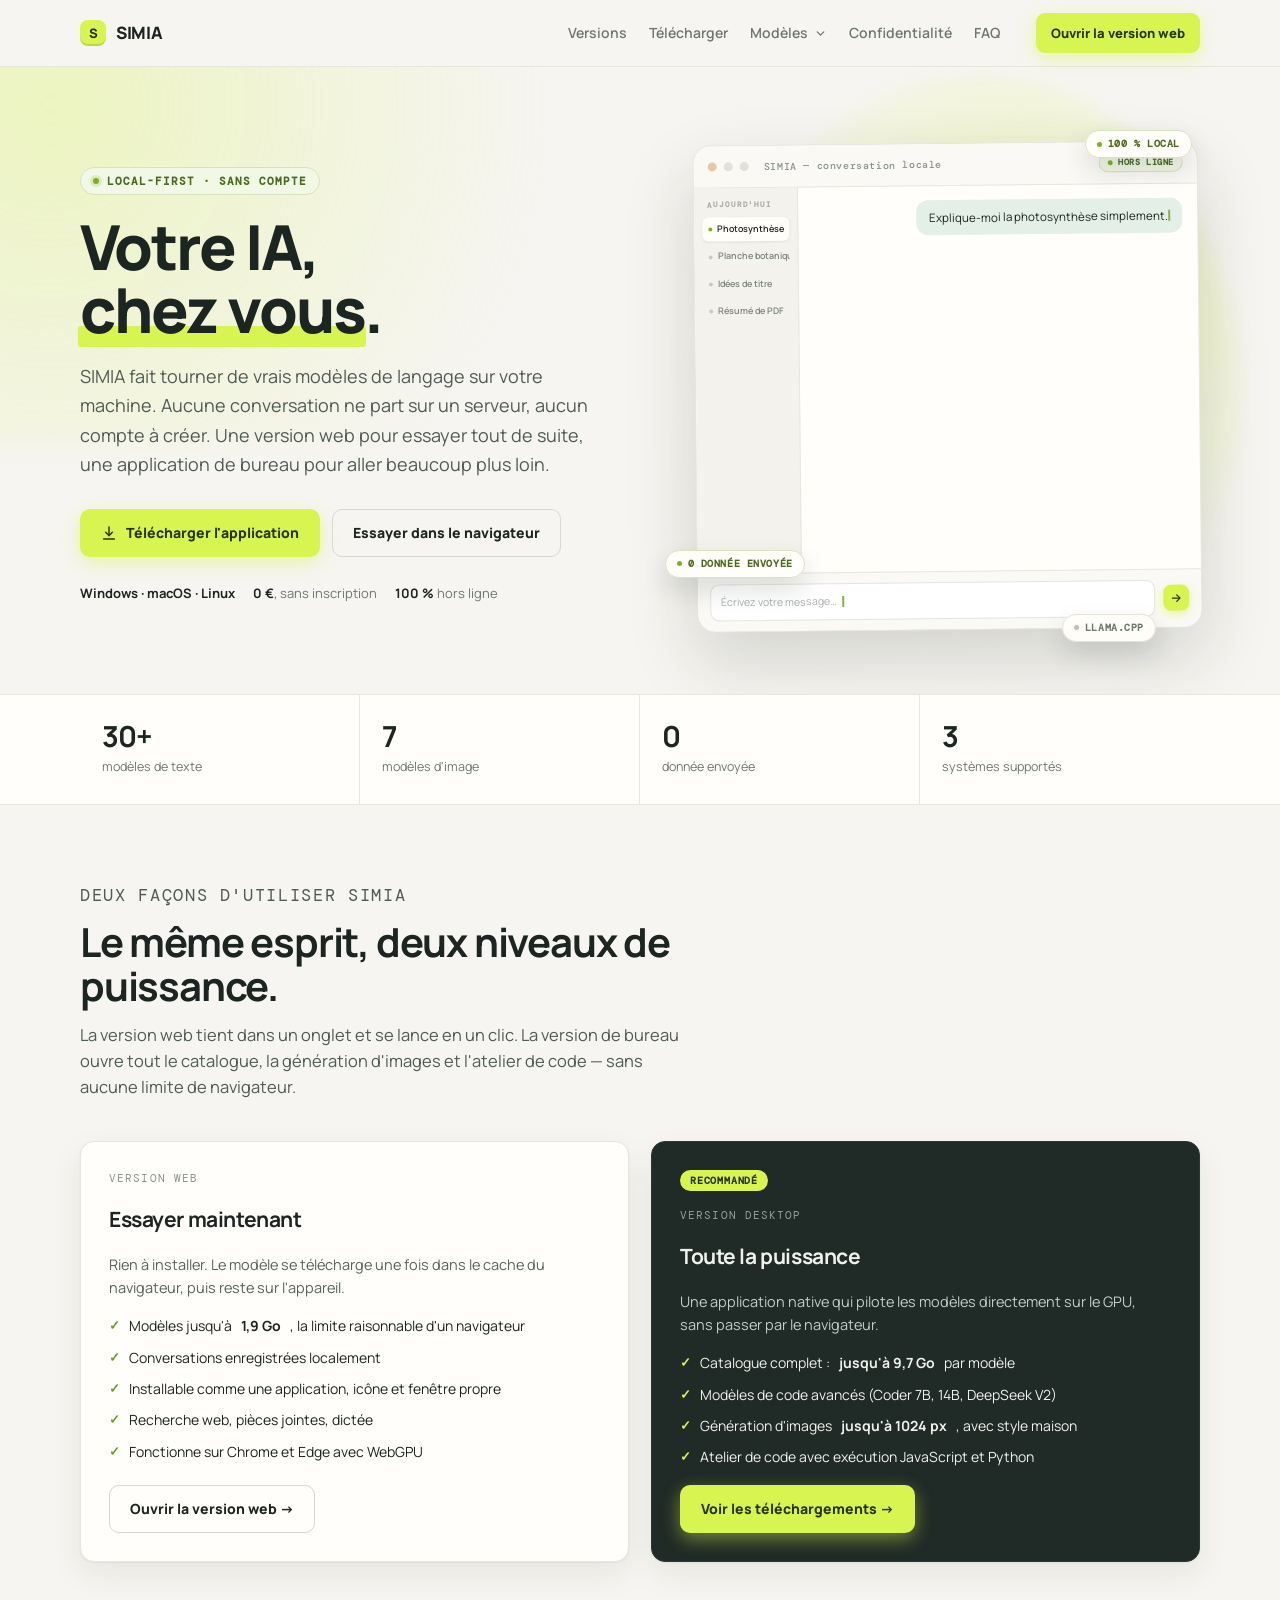
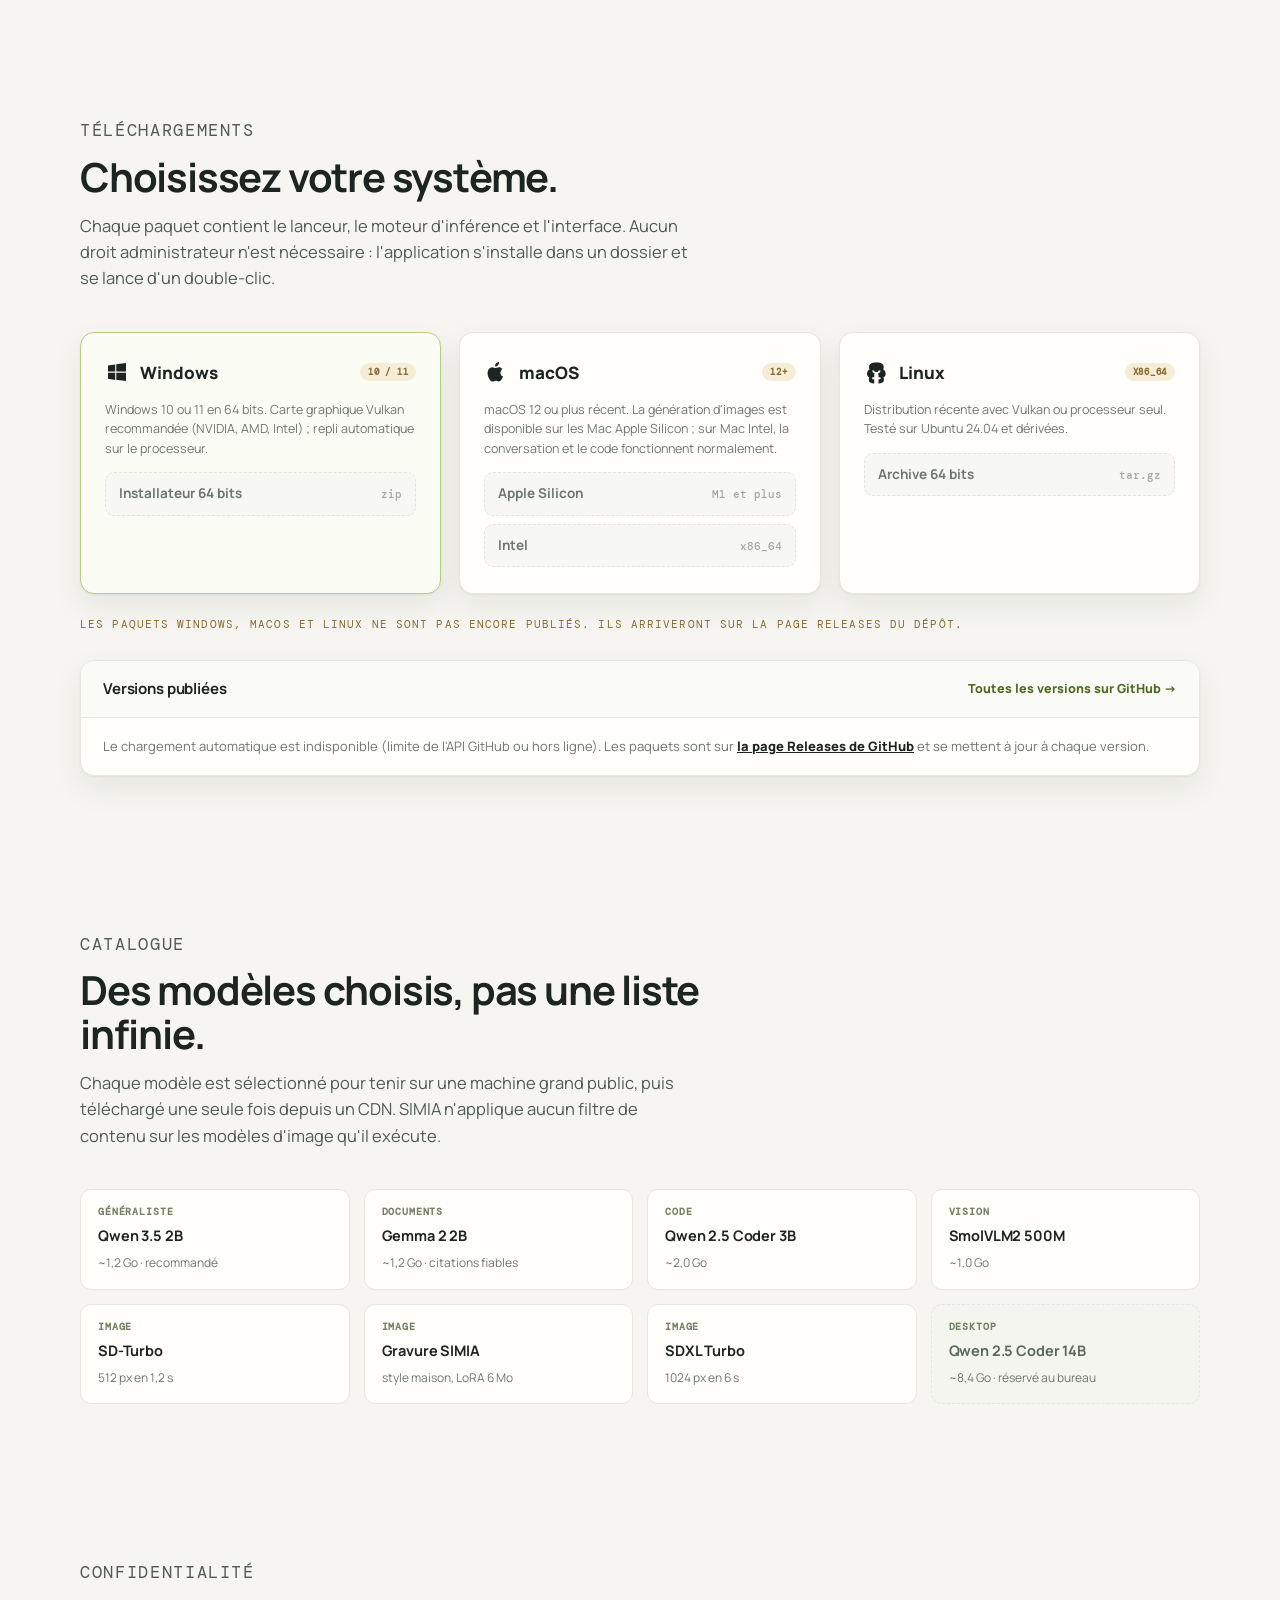
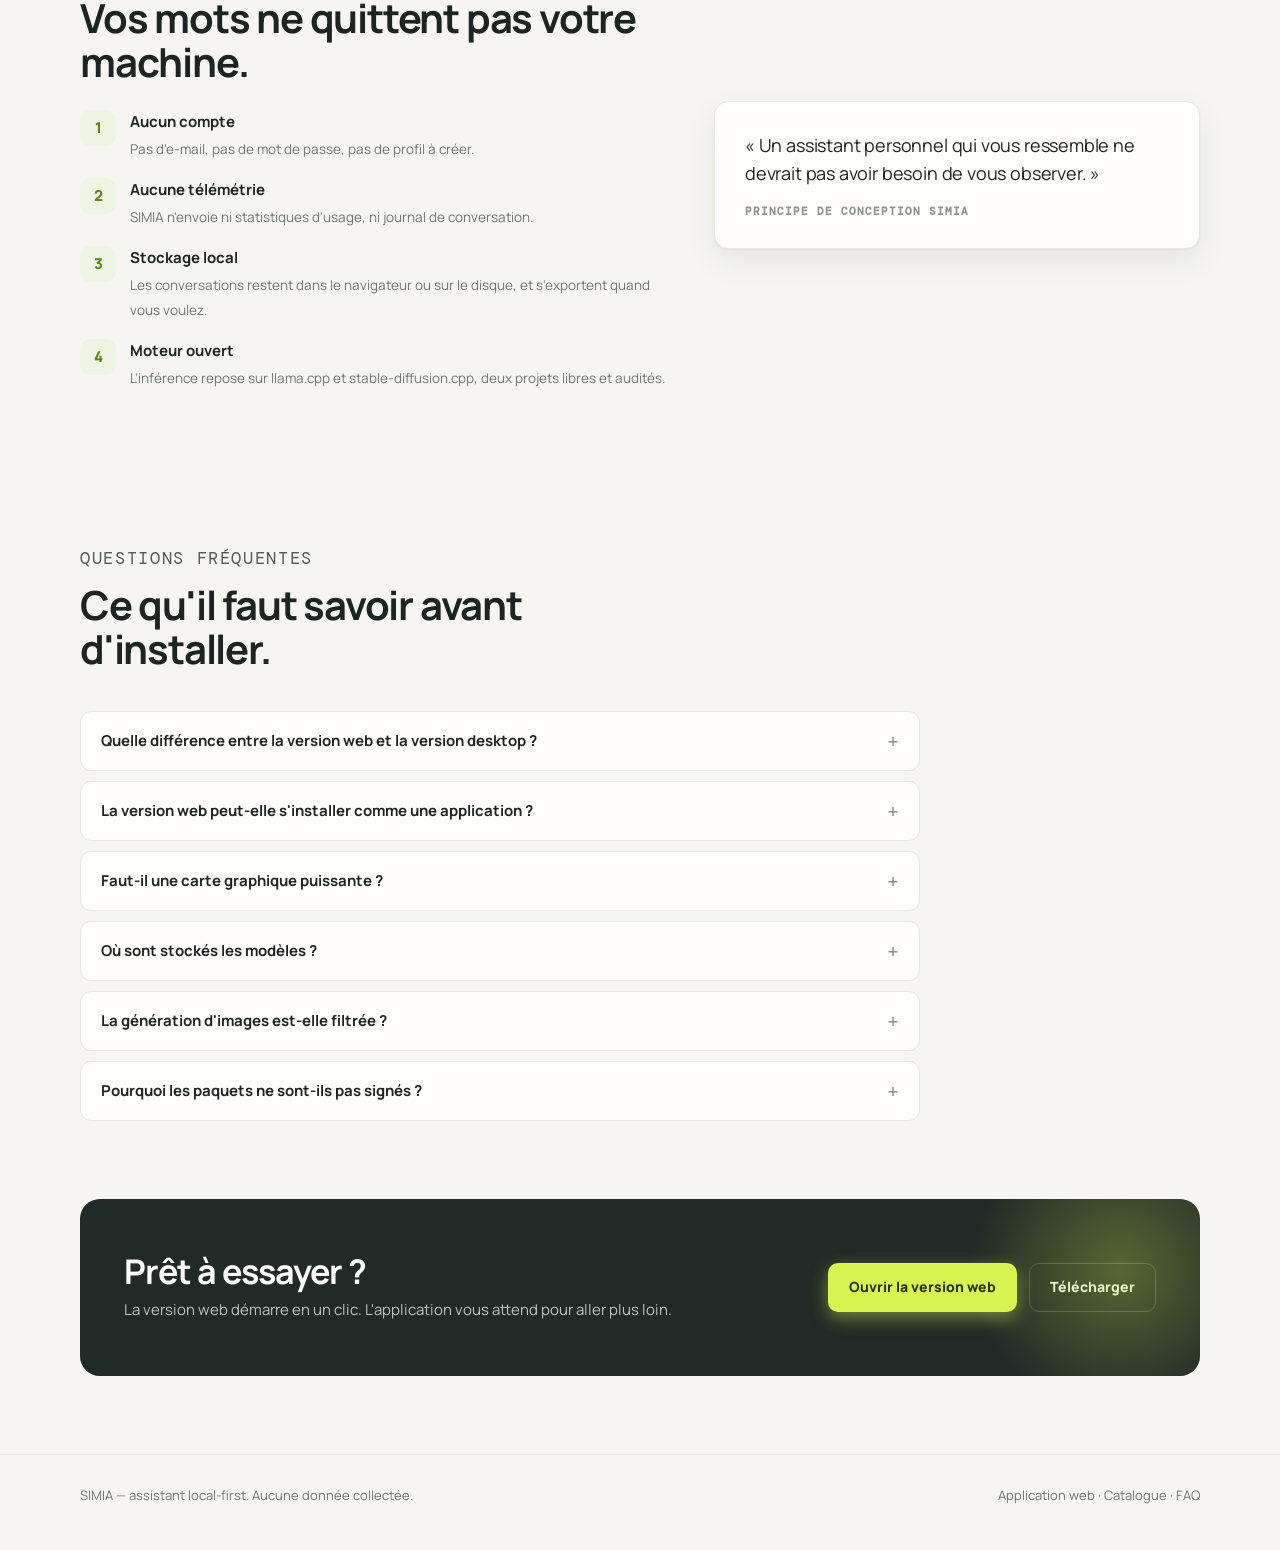
<file: web/desktop/index.html>
<!doctype html>
<html lang="fr">
<head>
<meta charset="utf-8">
<meta name="viewport" content="width=device-width, initial-scale=1">
<title>SIMIA — assistant IA local, privé et hors ligne (Windows, macOS, Linux)</title>
<meta name="description" content="Téléchargez SIMIA : assistant IA local-first pour Windows, macOS et Linux, ou version web dans le navigateur. Conversations, documents et génération d'images sans compte, sans serveur et sans télémétrie. Plus de 30 modèles de texte au catalogue, jusqu'à 9,7 Go.">
<meta name="keywords" content="SIMIA, assistant IA local, IA hors ligne, IA privée sans compte, télécharger IA locale, application IA Windows, application IA macOS, application IA Linux, génération d'images locale, stable diffusion local, llama.cpp, WebGPU, Zigmoon">
<meta name="author" content="Zigmoon">
<meta name="robots" content="index, follow, max-image-preview:large, max-snippet:-1">
<link rel="canonical" href="https://app.zigmoon.com/SIMIA/desktop/">
<link rel="icon" href="../icon.svg" type="image/svg+xml">
<link rel="icon" href="../icons/icon-192.png" type="image/png" sizes="192x192">
<link rel="apple-touch-icon" href="../icons/apple-touch-icon-180.png">
<meta name="apple-mobile-web-app-title" content="SIMIA">
<meta name="theme-color" content="#f6f5f1">
<link rel="alternate" hreflang="fr" href="https://app.zigmoon.com/SIMIA/desktop/">
<link rel="alternate" hreflang="x-default" href="https://app.zigmoon.com/SIMIA/desktop/">
<meta property="og:type" content="website">
<meta property="og:locale" content="fr_FR">
<meta property="og:title" content="SIMIA — assistant IA local, privé et hors ligne">
<meta property="og:description" content="Assistant IA local-first. Conversations, documents et images générées sur votre machine. Version web dans le navigateur, ou application de bureau pour Windows, macOS et Linux.">
<meta property="og:url" content="https://app.zigmoon.com/SIMIA/desktop/">
<meta property="og:site_name" content="SIMIA by Zigmoon">
<meta property="og:image" content="https://app.zigmoon.com/SIMIA/icons/icon-512.png">
<meta property="og:image:type" content="image/png">
<meta property="og:image:width" content="512">
<meta property="og:image:height" content="512">
<meta name="twitter:card" content="summary">
<meta name="twitter:image" content="https://app.zigmoon.com/SIMIA/icons/icon-512.png">
<meta name="twitter:title" content="SIMIA — assistant IA local, privé et hors ligne">
<meta name="twitter:description" content="Version web ou application de bureau Windows, macOS et Linux. Aucun compte, aucune donnée envoyée.">
<link rel="preconnect" href="https://fonts.googleapis.com">
<link rel="preconnect" href="https://fonts.gstatic.com" crossorigin>
<link rel="preconnect" href="https://api.github.com">
<link href="https://fonts.googleapis.com/css2?family=Manrope:wght@400;600;700;800&family=DM+Mono:wght@400;500&display=swap" rel="stylesheet">
<script>document.documentElement.classList.add("js");</script>
<script type="application/ld+json">
{
  "@context": "https://schema.org",
  "@graph": [
    {
      "@type": "SoftwareApplication",
      "@id": "https://app.zigmoon.com/SIMIA/#software",
      "name": "SIMIA",
      "alternateName": "SIMIA par Zigmoon",
      "url": "https://app.zigmoon.com/SIMIA/desktop/",
      "applicationCategory": "UtilitiesApplication",
      "applicationSubCategory": "Assistant IA local-first",
      "operatingSystem": ["Windows 10", "Windows 11", "macOS 12+", "Linux x86_64", "Web"],
      "softwareVersion": "0.9.0",
      "description": "Assistant IA local-first : les modèles de langage, l'analyse de documents et la génération d'images s'exécutent sur la machine de l'utilisateur, sans compte, sans serveur et sans télémétrie.",
      "inLanguage": ["fr", "en", "es", "ja"],
      "isAccessibleForFree": true,
      "offers": { "@type": "Offer", "price": "0", "priceCurrency": "EUR" },
      "featureList": [
        "Conversations avec des modèles de langage exécutés en local",
        "Analyse de documents PDF, Word, OpenDocument et texte",
        "Génération d'images locale avec Stable Diffusion",
        "Atelier de code avec exécution JavaScript et Python",
        "Recherche web assistée et dictée vocale",
        "Export et import des conversations en JSON"
      ],
      "author": { "@type": "Organization", "name": "Zigmoon", "url": "https://zigmoon.com" },
      "downloadUrl": "https://github.com/zigmoon/SIMIA/releases/latest",
      "sameAs": ["https://github.com/zigmoon/SIMIA"]
    },
    {
      "@type": "FAQPage",
      "@id": "https://app.zigmoon.com/SIMIA/desktop/#faq",
      "mainEntity": [
        {
          "@type": "Question",
          "name": "Quelle différence entre la version web et la version desktop de SIMIA ?",
          "acceptedAnswer": { "@type": "Answer", "text": "La version web exécute le modèle dans le navigateur via WebGPU, ce qui la limite aux modèles sous 1,9 Go. La version desktop lance le moteur directement sur le GPU de la machine, sans plafond de navigateur : elle accède aux modèles de code les plus gros et à la génération d'images jusqu'à 1024 px." }
        },
        {
          "@type": "Question",
          "name": "Peut-on installer la version web de SIMIA comme une application ?",
          "acceptedAnswer": { "@type": "Answer", "text": "Oui. Sur Chrome et Edge, un bouton Installer SIMIA apparaît dans l'interface : l'application obtient son icône et sa propre fenêtre, sans barre d'adresse. Sur iPhone et iPad, il faut passer par Safari puis Partager → Sur l'écran d'accueil. L'interface est ensuite mise en cache par un service worker : elle s'ouvre même sans réseau, seuls les modèles se téléchargent." }
        },
        {
          "@type": "Question",
          "name": "Faut-il une carte graphique puissante pour utiliser SIMIA ?",
          "acceptedAnswer": { "@type": "Answer", "text": "Pas obligatoirement. Une carte récente accélère énormément les réponses et une RTX 2060 suffit pour la génération d'images, mais SIMIA retombe automatiquement sur le processeur." }
        },
        {
          "@type": "Question",
          "name": "Où sont stockés les modèles de SIMIA ?",
          "acceptedAnswer": { "@type": "Answer", "text": "Chaque modèle est téléchargé une seule fois depuis un CDN puis conservé dans le dossier models/ de l'application. Vous pouvez les supprimer ou les déplacer à tout moment." }
        },
        {
          "@type": "Question",
          "name": "La génération d'images est-elle filtrée dans SIMIA ?",
          "acceptedAnswer": { "@type": "Answer", "text": "SIMIA n'applique aucun filtre de contenu : il exécute les modèles ouverts que vous choisissez, sans modération ajoutée. À vous d'en faire un usage responsable et conforme à la loi de votre pays." }
        },
        {
          "@type": "Question",
          "name": "Pourquoi les paquets SIMIA ne sont-ils pas signés ?",
          "acceptedAnswer": { "@type": "Answer", "text": "Les versions sont produites par GitHub Actions à partir du code source. Sur macOS il faut autoriser l'application au premier lancement, sur Windows SmartScreen demande une confirmation. Aucun droit administrateur n'est requis." }
        }
      ]
    },
    {
      "@type": "BreadcrumbList",
      "itemListElement": [
        { "@type": "ListItem", "position": 1, "name": "SIMIA", "item": "https://app.zigmoon.com/SIMIA/" },
        { "@type": "ListItem", "position": 2, "name": "Version desktop", "item": "https://app.zigmoon.com/SIMIA/desktop/" }
      ]
    }
  ]
}
</script>
<style>
  :root{
    --ink:#1d2522; --muted:#6e7771; --line:#e7e6df; --paper:#f6f5f1;
    --surface:#fffefa; --accent:#d8f451; --accent-ink:#263400;
    --dim:#8b938d; --radius:14px;
    --shadow:0 1px 2px rgba(29,37,34,.05),0 12px 32px rgba(29,37,34,.07);
  }
  *{box-sizing:border-box}
  html{scroll-behavior:smooth}
  body{
    margin:0; background:var(--paper); color:var(--ink);
    font:16px/1.6 Manrope,-apple-system,BlinkMacSystemFont,"Segoe UI",sans-serif;
    -webkit-font-smoothing:antialiased;
  }
  a{color:inherit}
  code,.mono{font-family:"DM Mono",ui-monospace,SFMono-Regular,Menlo,monospace}
  .wrap{width:min(1120px,calc(100% - 40px)); margin-inline:auto}
  .mono{font-size:11px; letter-spacing:.1em; text-transform:uppercase; color:var(--dim)}

  header{
    position:sticky; top:0; z-index:50; background:rgba(246,245,241,.86);
    backdrop-filter:blur(14px); border-bottom:1px solid var(--line);
  }
  .nav{display:flex; align-items:center; gap:28px; height:66px}
  .brand{display:flex; align-items:center; gap:10px; font-weight:800; font-size:17px; letter-spacing:-.02em; text-decoration:none}
  .brand i{
    width:26px; height:26px; border-radius:8px; background:var(--accent);
    display:grid; place-items:center; font-style:normal; font-size:13px; color:var(--accent-ink);
    box-shadow:inset 0 -2px 0 rgba(0,0,0,.12);
  }
  /* Sans align-items, les liens etaient etires sur les 66 px du bandeau : leur
     texte restait en haut alors que le bouton centrait le sien, d'ou le mot
     « Modeles » plus bas que ses voisins. */
  .nav nav{display:flex; align-items:center; align-self:stretch; gap:22px; margin-left:auto}
  .nav nav > a{
    position:relative; padding:6px 0; line-height:1;
    text-decoration:none; font-size:14px; font-weight:600; color:var(--muted);
    transition:color .15s;
  }
  .nav nav > a::after{
    content:""; position:absolute; left:0; right:0; bottom:0; height:2px;
    border-radius:2px; background:var(--accent);
    transform:scaleX(0); transform-origin:left; transition:transform .22s ease;
  }
  .nav nav > a:hover{color:var(--ink)}
  .nav nav > a:hover::after{transform:scaleX(1)}
  .nav .cta{margin-left:8px}
  .nav-panel-cta{display:none}

  /* ---------- mega-menu Modeles ---------- */
  .mega{position:relative; display:flex; align-items:center; align-self:stretch}
  .mega-trigger{
    display:inline-flex; align-items:center; gap:6px; cursor:pointer;
    border:0; background:transparent; padding:6px 0; color:var(--muted);
    font:600 14px/1 Manrope,sans-serif; transition:color .15s;
  }
  .mega-trigger:hover,.mega-trigger[aria-expanded="true"]{color:var(--ink)}
  .mega-trigger svg{
    display:block; flex:none; width:13px; height:13px; fill:none; stroke:currentColor;
    stroke-width:2.4; stroke-linecap:round; stroke-linejoin:round;
    transition:transform .2s ease; margin-top:1px;
  }
  .mega-trigger[aria-expanded="true"] svg{transform:rotate(180deg)}
  .mega-trigger-mobile{display:none}

  .nav-burger{display:none}

  .mega-panel{
    position:absolute; top:calc(100% + 12px); left:50%; z-index:60;
    width:min(920px,calc(100vw - 40px)); transform:translateX(-50%);
    border:1px solid var(--line); border-radius:16px; background:var(--surface);
    box-shadow:0 28px 70px rgba(29,37,34,.18); overflow:hidden;
    animation:megaIn .18s ease both;
  }
  @keyframes megaIn{from{opacity:0; transform:translateX(-50%) translateY(-6px)}to{opacity:1; transform:translateX(-50%)}}
  /* Pont invisible : la souris peut traverser l'ecart sans refermer le panneau. */
  .mega-panel::after{content:""; position:absolute; left:0; right:0; top:-14px; height:14px}
  .mega-panel[hidden]{display:none}
  .mega-panel::before{
    content:""; position:absolute; top:-7px; left:50%; width:12px; height:12px;
    transform:translateX(-50%) rotate(45deg); background:var(--surface);
    border-left:1px solid var(--line); border-top:1px solid var(--line);
  }
  .mega-grid{display:grid; grid-template-columns:1fr 1fr 1fr; gap:8px; padding:22px 22px 18px}
  .mega-col{display:flex; flex-direction:column; gap:2px; min-width:0}
  .mega-title{
    margin:0 0 8px; padding:0 10px;
    font:700 9.5px "DM Mono",monospace; letter-spacing:.11em;
    text-transform:uppercase; color:var(--dim);
  }
  .mega-item{
    display:grid; grid-template-columns:1fr auto; align-items:center;
    gap:2px 8px; padding:8px 10px; border-radius:9px;
    text-decoration:none; transition:background .13s, color .13s;
  }
  .mega-item:hover{background:#f2f8e6}
  .mega-name{font-size:13.5px; font-weight:800; letter-spacing:-.01em; color:var(--ink)}
  .mega-desc{grid-column:1; font-size:11.5px; color:var(--muted); line-height:1.35}
  .mega-tag{
    grid-column:2; grid-row:1 / span 2; align-self:center; flex:none;
    padding:2px 7px; border-radius:20px;
    font:700 8.5px "DM Mono",monospace; letter-spacing:.05em; text-transform:uppercase;
    white-space:nowrap;
  }
  .mega-tag.both{background:#eaf2dc; color:#4c6b1f}
  .mega-tag.desk{background:#eceff1; color:#4a5a63}
  .mega-tag.soon{background:#f6edd8; color:#8a6d2f}
  .mega-item.compact{grid-template-columns:1fr}
  .mega-item.compact .mega-desc{grid-column:1}
  .mega-foot{
    display:flex; flex-wrap:wrap; align-items:center; justify-content:space-between; gap:10px;
    padding:13px 22px; border-top:1px solid var(--line); background:#fafbf6;
    font-size:12px; color:var(--muted);
  }
  .mega-foot b{color:var(--ink)}
  .mega-foot a{font-weight:800; font-size:12.5px; text-decoration:none; color:#4c6b1f}
  .mega-foot a:hover{text-decoration:underline}

  .btn{
    display:inline-flex; align-items:center; justify-content:center; gap:9px;
    border-radius:10px; padding:12px 20px; font-size:14px; font-weight:800;
    text-decoration:none; border:1px solid transparent; cursor:pointer;
    transition:transform .15s ease, background .15s ease, border-color .15s ease, box-shadow .15s;
  }
  .btn:active{transform:translateY(1px)}
  .btn-primary{background:var(--accent); color:var(--accent-ink); box-shadow:0 6px 18px rgba(216,244,81,.45)}
  .btn-primary:hover{background:#e2fa6a; box-shadow:0 10px 26px rgba(216,244,81,.55)}
  .btn-ghost{background:transparent; border-color:#d5d9d2; color:var(--ink)}
  .btn-ghost:hover{border-color:#9ab387; background:#f4f8ef}
  .btn-sm{padding:9px 14px; font-size:13px; border-radius:9px}
  .btn svg{width:16px; height:16px}

  .hero{padding:76px 0 64px; position:relative; overflow:hidden}
  .hero::before{
    content:""; position:absolute; inset:-30% 40% 40% -20%; z-index:-1;
    background:radial-gradient(circle at 30% 40%, rgba(216,244,81,.30), transparent 62%);
    filter:blur(10px);
  }
  .hero-grid{display:grid; grid-template-columns:1.05fr .95fr; gap:56px; align-items:center}
  .eyebrow{
    display:inline-flex; align-items:center; gap:8px; margin-bottom:20px;
    padding:6px 12px; border:1px solid #d8e2c0; border-radius:999px; background:#f2f8e6;
    font:600 11px "DM Mono",monospace; letter-spacing:.09em; text-transform:uppercase; color:#4c6b1f;
  }
  .eyebrow span{width:6px; height:6px; border-radius:50%; background:#7fb01e; box-shadow:0 0 0 3px rgba(127,176,30,.18)}
  h1{
    margin:0 0 20px; font-size:clamp(38px,5.2vw,62px); line-height:1.03;
    letter-spacing:-.035em; font-weight:800;
  }
  h1 em{font-style:normal; position:relative; white-space:nowrap}
  h1 em::after{
    content:""; position:absolute; left:-2px; right:-2px; bottom:.08em; height:.34em;
    background:var(--accent); z-index:-1; border-radius:3px;
  }
  .lede{font-size:18px; line-height:1.62; color:#4f5b54; margin:0 0 30px; max-width:47ch}
  .hero-actions{display:flex; flex-wrap:wrap; gap:12px; margin-bottom:26px}
  .hero-note{display:flex; flex-wrap:wrap; gap:18px; font-size:13px; color:var(--muted)}
  .hero-note b{color:var(--ink)}

  /* ---------- Illustration : la conversation s'anime ---------- */
  .hero-visual{position:relative; isolation:isolate}
  .hero-blob{
    position:absolute; inset:-14% -8% -18% 4%; z-index:-1; border-radius:50%;
    background:radial-gradient(circle at 58% 38%, rgba(216,244,81,.44), rgba(216,244,81,0) 62%);
    filter:blur(8px); animation:blobPulse 12s ease-in-out infinite;
  }
  @keyframes blobPulse{0%,100%{transform:scale(1); opacity:.92}50%{transform:scale(1.07); opacity:1}}

  .mock{
    position:relative; border:1px solid var(--line); border-radius:18px; background:var(--surface);
    box-shadow:0 30px 70px rgba(29,37,34,.16); overflow:hidden; transform:rotate(-.6deg);
  }
  .mock-bar{display:flex; align-items:center; gap:7px; padding:11px 14px; border-bottom:1px solid var(--line); background:#faf9f5}
  .mock-bar i{width:9px; height:9px; border-radius:50%; background:#dfe3da}
  .mock-bar i:first-child{background:#e6c9a8}
  .mock-title{margin-left:8px; font:500 10px "DM Mono",monospace; color:var(--dim); letter-spacing:.06em; white-space:nowrap; overflow:hidden; text-overflow:ellipsis}
  .mock-status{
    margin-left:auto; display:inline-flex; align-items:center; gap:5px; flex:none;
    padding:3px 8px; border:1px solid #d8e2c0; border-radius:999px; background:#f2f8e6;
    font:700 8.5px "DM Mono",monospace; letter-spacing:.07em; text-transform:uppercase; color:#4c6b1f;
  }
  .mock-status b{width:5px; height:5px; border-radius:50%; background:#7fb01e; animation:livePulse 2.6s ease-in-out infinite}
  @keyframes livePulse{0%,100%{box-shadow:0 0 0 0 rgba(127,176,30,.5)}60%{box-shadow:0 0 0 5px rgba(127,176,30,0)}}

  .mock-body{display:grid; grid-template-columns:104px 1fr}
  .mock-side{border-right:1px solid var(--line); padding:12px 8px; background:#f3f2ec; display:flex; flex-direction:column; gap:3px}
  .rail-title{margin:0 0 5px 5px; font:700 7.5px "DM Mono",monospace; letter-spacing:.12em; text-transform:uppercase; color:#a6aca3}
  .rail-item{
    display:flex; align-items:center; gap:5px; padding:5px 6px; border-radius:6px;
    font-size:9px; font-weight:600; color:#7c857e; white-space:nowrap; overflow:hidden;
    transition:background .4s ease, color .4s ease, box-shadow .4s ease;
  }
  .rail-item::before{content:""; width:4px; height:4px; border-radius:50%; background:#c6ccc2; flex:none; transition:background .4s ease}
  .rail-item.on{background:#fffefa; color:var(--ink); box-shadow:0 1px 3px rgba(29,37,34,.08)}
  .rail-item.on::before{background:#7fb01e}

  .mock-chat{padding:14px 15px 16px; display:flex; flex-direction:column; gap:10px; min-width:0}
  .bubble{border-radius:12px; padding:9px 12px; font-size:11.6px; line-height:1.5; max-width:94%}
  .bubble.user{background:#e4efe8; align-self:flex-end}
  .bubble.bot{background:#f6f6f1; border:1px solid #ebeae3; align-self:flex-start}
  .bubble.bot .tag{display:block; margin-bottom:5px; font:600 8.5px "DM Mono",monospace; letter-spacing:.09em; color:#6d8a3c}
  .bubble p{margin:0}

  .bubble.img{align-self:flex-start; padding:8px; max-width:min(232px,100%); background:#fffefa; border:1px solid #ebeae3}
  .gen-frame{position:relative; border-radius:9px; overflow:hidden; aspect-ratio:16/11; background:#f0f0e8}
  .gen-frame svg{display:block; width:100%; height:100%; transform-origin:center}
  .gen-shimmer{
    position:absolute; inset:0; border-radius:9px;
    background:linear-gradient(105deg,#eef0e7 12%,#f8f8f3 26%,#eef0e7 40%);
    background-size:240% 100%; animation:shimmer 1.5s linear infinite;
  }
  @keyframes shimmer{from{background-position:120% 0}to{background-position:-120% 0}}
  .gen-progress{position:absolute; left:0; right:0; bottom:0; height:2px; background:rgba(29,37,34,.09)}
  .gen-progress b{display:block; height:100%; width:0; background:#8fae4a; transition:width 1.5s linear}
  .img-caption{display:flex; align-items:center; justify-content:space-between; gap:8px; margin-top:7px; font:600 8.5px "DM Mono",monospace; letter-spacing:.05em; text-transform:uppercase; color:#8b938d}

  .mock-composer{display:flex; align-items:center; gap:8px; padding:10px 12px; border-top:1px solid var(--line); background:#faf9f5}
  /* Hauteur fixe : le champ ne doit jamais changer de taille quand on remplace
     le texte par les points de reflexion, sinon la page entiere saute de 6 px
     a chaque tour de boucle. */
  .composer-field{
    position:relative; height:37px; padding:0 10px;
    flex:1; min-width:0; display:flex; align-items:center; gap:5px;
    border:1px solid #e4e5dd; border-radius:9px; background:#fff;
    font-size:10.5px; color:#a9b0a8; white-space:nowrap; overflow:hidden;
  }
  .composer-caret{width:1.5px; height:11px; background:#8fae4a; animation:caretBlink 1.1s steps(1) infinite; flex:none}
  /* Les trois points sont poses par-dessus le champ, hors flux : ils ne
     peuvent pas modifier sa largeur ni sa hauteur. */
  .composer-thinking{display:none; align-items:center; gap:4px; height:11px}
  .composer-thinking i{width:4.5px; height:4.5px; border-radius:50%; background:#b9c2b5; animation:blink 1.15s infinite}
  .composer-thinking i:nth-child(2){animation-delay:.18s}
  .composer-thinking i:nth-child(3){animation-delay:.36s}
  .mock.thinking .composer-text,.mock.thinking .composer-caret{display:none}
  .mock.thinking .composer-thinking{display:inline-flex; position:absolute; left:10px; top:50%; transform:translateY(-50%)}
  @keyframes blink{0%,60%,100%{opacity:.28}30%{opacity:1}}
  .composer-btn{
    width:26px; height:26px; flex:none; display:grid; place-items:center;
    border-radius:8px; background:var(--accent); box-shadow:0 3px 9px rgba(216,244,81,.55);
    transition:transform .16s ease;
  }
  .composer-btn svg{width:13px; height:13px; fill:none; stroke:#263400; stroke-width:2.4; stroke-linecap:round; stroke-linejoin:round}
  .mock.send .composer-btn{animation:sendPop .42s ease}
  @keyframes sendPop{0%{transform:scale(1)}40%{transform:scale(.86)}100%{transform:scale(1)}}
  @keyframes caretBlink{0%,49%{opacity:1}50%,100%{opacity:0}}

  /* Bulles flottantes autour de l'illustration. */
  .hero-float{
    position:absolute; z-index:3; display:inline-flex; align-items:center; gap:6px;
    padding:7px 11px; border:1px solid #d8e2c0; border-radius:999px;
    background:rgba(255,254,250,.95); backdrop-filter:blur(6px);
    font:700 9.5px "DM Mono",monospace; letter-spacing:.06em; text-transform:uppercase; color:#4c6b1f;
    box-shadow:0 12px 26px rgba(29,37,34,.14);
    animation:floatY 7.5s ease-in-out infinite;
  }
  .hero-float i{width:5px; height:5px; border-radius:50%; background:#7fb01e; flex:none}
  .hero-float.f1{top:-13px; right:8px; animation-delay:-1.4s}
  .hero-float.f2{bottom:52px; left:-30px; animation-delay:-3.8s}
  .hero-float.f3{bottom:-12px; right:44px; animation-delay:-5.6s; border-color:#e2e4dc; color:#6e7771}
  .hero-float.f3 i{background:#b9c2b5}
  @keyframes floatY{0%,100%{transform:translateY(0)}50%{transform:translateY(-9px)}}

  /* Etats d'animation. Tout reste visible sans JavaScript : les regles de
     masquage ne s'appliquent qu'une fois .anim-ready pose sur l'illustration. */
  .mock.anim-ready .bub{opacity:0; transform:translateY(9px)}
  .mock.anim-ready .bub.in{opacity:1; transform:none; transition:opacity .42s ease, transform .42s cubic-bezier(.2,.8,.3,1)}
  .mock.anim-ready .gen-shimmer{opacity:1; transition:opacity .35s ease}
  .mock.anim-ready .gen-frame.done .gen-shimmer{opacity:0}
  .mock.anim-ready .gen-frame svg{opacity:0; transform:scale(1.07); filter:blur(7px)}
  .mock.anim-ready .gen-frame.done svg{
    opacity:1; transform:none; filter:none;
    transition:opacity .85s ease, transform 1s cubic-bezier(.2,.8,.3,1), filter .8s ease;
  }
  .mock.anim-ready .gen-progress{opacity:1; transition:opacity .3s ease}
  .mock.anim-ready .gen-frame.done .gen-progress{opacity:0}

  .typ .w{opacity:0; transition:opacity 95ms linear}
  .typ.on .w{opacity:1}
  .typ .caret{display:inline-block; width:2px; height:.95em; margin-left:1px; vertical-align:-1px; background:#8fae4a; opacity:0}
  .typ.typing .caret{opacity:1; animation:caretBlink .85s steps(1) infinite}

  @media (prefers-reduced-motion:reduce){
    .hero-blob,.hero-float,.mock-status b,.composer-caret,.typing i,.gen-shimmer{animation:none}
    .mock.anim-ready .bub{opacity:1; transform:none; transition:none}
    .typ .w{opacity:1; transition:none}
    .mock.anim-ready .gen-frame svg{opacity:1; transform:none; filter:none}
    .mock.anim-ready .gen-shimmer{opacity:0}
  }

  .stats{border-block:1px solid var(--line); background:var(--surface)}
  .stats-grid{display:grid; grid-template-columns:repeat(4,1fr); gap:0}
  .stat{padding:26px 22px; border-right:1px solid var(--line)}
  .stat:last-child{border-right:0}
  .stat b{display:block; font-size:29px; letter-spacing:-.03em; line-height:1.1}
  .stat span{font-size:12.5px; color:var(--muted)}

  section{padding:78px 0}
  .section-head{max-width:62ch; margin-bottom:40px}
  h2{margin:10px 0 14px; font-size:clamp(27px,3.4vw,40px); line-height:1.1; letter-spacing:-.03em}
  .section-head p{margin:0; color:#4f5b54; font-size:16.5px}

  .versions{display:grid; grid-template-columns:1fr 1fr; gap:22px}
  .version{
    border:1px solid var(--line); border-radius:var(--radius); background:var(--surface);
    padding:28px; box-shadow:var(--shadow); display:flex; flex-direction:column; gap:16px;
    transition:transform .2s ease, box-shadow .2s ease;
  }
  .version:hover{transform:translateY(-3px); box-shadow:0 18px 44px rgba(29,37,34,.11)}
  .version.dark{background:#202a26; color:#eef2ec; border-color:#2c3a33}
  .version.dark .mono{color:#8fa398}
  .version.dark p{color:#c2cec7}
  .version h3{margin:0; font-size:21px; letter-spacing:-.02em}
  .version p{margin:0; font-size:14.5px; color:#57635c; line-height:1.6}
  .version ul{margin:0; padding:0; list-style:none; display:grid; gap:9px; font-size:14px}
  .version li{display:flex; gap:9px; align-items:flex-start}
  .version li::before{content:"✓"; color:#6f9a24; font-weight:800; font-size:13px; line-height:1.55}
  .version.dark li::before{color:var(--accent)}
  .version .btn{margin-top:auto; align-self:flex-start}
  .badge-pill{
    align-self:flex-start; padding:4px 10px; border-radius:999px; font:700 10px "DM Mono",monospace;
    letter-spacing:.08em; text-transform:uppercase; background:var(--accent); color:var(--accent-ink);
  }

  .downloads{display:grid; grid-template-columns:repeat(3,1fr); gap:18px}
  .dl{
    position:relative; border:1px solid var(--line); border-radius:var(--radius);
    background:var(--surface); padding:26px 24px; box-shadow:var(--shadow);
    display:flex; flex-direction:column; gap:14px; transition:border-color .18s, transform .18s;
  }
  .dl:hover{border-color:#c2d39a; transform:translateY(-2px)}
  .dl.recommended{border-color:#b8cd83; background:#fbfdf5}
  .dl .head{display:flex; align-items:center; justify-content:space-between; gap:10px}
  .dl .os{display:flex; align-items:center; gap:11px; font-weight:800; font-size:17px}
  .dl .os svg{width:24px; height:24px}
  .dl .req{font-size:12.5px; color:var(--muted); line-height:1.55; margin:0}
  .dl .files{display:grid; gap:8px}
  .dl .files a{
    display:flex; align-items:center; justify-content:space-between; gap:10px;
    padding:10px 13px; border:1px solid #e2e5dc; border-radius:9px; background:#fdfcf8;
    text-decoration:none; font-size:13.5px; font-weight:700; transition:background .15s, border-color .15s;
  }
  .dl .files a:hover{background:#f2f8e6; border-color:#c2d39a}
  .dl .files a small{font:500 11px "DM Mono",monospace; color:var(--dim); text-transform:none; letter-spacing:0}
  /* Aucun paquet publie : le lien reste lisible mais n'invite plus au clic. */
  .dl .files a.is-pending{color:var(--muted); background:#f7f7f3; border-style:dashed; cursor:default}
  .dl .files a.is-pending:hover{background:#f7f7f3; border-color:#e2e5dc; transform:none}
  .dl .files a.is-pending small{color:#a4aba4}
  #downloads-note.is-pending{color:#8a6d2f}
  .tag-soon{font:700 9px "DM Mono",monospace; letter-spacing:.08em; text-transform:uppercase; color:#8a6d2f; background:#f6edd8; padding:3px 8px; border-radius:999px}

  /* ---------- versions publiees (GitHub) ---------- */
  .releases{margin-top:26px; border:1px solid var(--line); border-radius:var(--radius); background:var(--surface); box-shadow:var(--shadow); overflow:hidden}
  .releases-head{display:flex; flex-wrap:wrap; align-items:center; justify-content:space-between; gap:10px; padding:16px 22px; border-bottom:1px solid var(--line); background:#fafbf6}
  .releases-head h3{margin:0; font-size:15px; letter-spacing:-.01em}
  .releases-head a{font-size:12.5px; font-weight:800; text-decoration:none; color:#4c6b1f}
  .releases-head a:hover{text-decoration:underline}
  .releases-body{padding:18px 22px}
  .releases-loading{margin:0; font-size:13px; color:var(--muted)}
  .release-latest{display:flex; flex-wrap:wrap; align-items:center; gap:10px; margin-bottom:14px}
  .release-pill{display:inline-flex; align-items:center; gap:6px; padding:4px 11px; border-radius:999px; background:var(--accent); color:var(--accent-ink); font:800 12px "DM Mono",monospace}
  .release-date{font-size:12.5px; color:var(--muted)}
  .release-assets{display:grid; grid-template-columns:repeat(auto-fit,minmax(190px,1fr)); gap:8px; margin-bottom:16px}
  .release-asset{display:flex; align-items:center; justify-content:space-between; gap:8px; padding:9px 12px; border:1px solid #e2e5dc; border-radius:9px; background:#fdfcf8; text-decoration:none; font-size:12.5px; font-weight:700; transition:background .15s, border-color .15s}
  .release-asset:hover{background:#f2f8e6; border-color:#c2d39a}
  .release-asset small{font:500 10.5px "DM Mono",monospace; color:var(--dim); white-space:nowrap}
  .release-list{display:grid; gap:6px; margin:0; padding:14px 0 0; border-top:1px solid var(--line); list-style:none}
  .release-row{display:flex; flex-wrap:wrap; align-items:center; justify-content:space-between; gap:8px; font-size:12.5px; color:var(--muted)}
  .release-row a{font-weight:800; text-decoration:none; color:var(--ink)}
  .release-row a:hover{text-decoration:underline}
  .releases-offline{margin:0; font-size:13px; color:var(--muted); line-height:1.6}
  .releases-offline a{color:var(--ink); font-weight:800}

  .models{display:grid; grid-template-columns:repeat(4,1fr); gap:14px}
  .model{
    border:1px solid var(--line); border-radius:11px; background:var(--surface);
    padding:16px 17px; display:flex; flex-direction:column; gap:6px;
  }
  .model .cat{font:600 9.5px "DM Mono",monospace; letter-spacing:.09em; text-transform:uppercase; color:#738165; margin:0}
  .model b{font-size:14.5px; letter-spacing:-.01em}
  .model span{font-size:12px; color:var(--muted)}
  .model.locked{background:#f4f5ef; border-style:dashed}
  .model.locked b{color:#5d675f}

  .privacy{display:grid; grid-template-columns:1.1fr .9fr; gap:40px; align-items:center}
  .privacy-list{display:grid; gap:16px; margin:0; padding:0; list-style:none}
  .privacy-list li{display:grid; grid-template-columns:36px 1fr; gap:14px; align-items:start}
  .privacy-list i{
    width:36px; height:36px; border-radius:10px; background:#eef4e2; color:#5f8220;
    display:grid; place-items:center; font-style:normal; font-weight:800; font-size:15px;
  }
  .privacy-list b{display:block; font-size:15px; margin-bottom:2px}
  .privacy-list span{font-size:13.5px; color:var(--muted); line-height:1.55}
  .quote{
    border:1px solid var(--line); border-radius:var(--radius); background:var(--surface);
    padding:30px; box-shadow:var(--shadow); font-size:18px; line-height:1.55; letter-spacing:-.01em;
  }
  .quote b{display:block; margin-top:16px; font:600 11px "DM Mono",monospace; letter-spacing:.09em; text-transform:uppercase; color:var(--dim)}

  .faq{display:grid; gap:10px; max-width:840px}
  details{border:1px solid var(--line); border-radius:11px; background:var(--surface); padding:16px 20px}
  details[open]{background:#fbfcf7}
  summary{cursor:pointer; font-weight:700; font-size:15px; list-style:none; display:flex; align-items:center; justify-content:space-between; gap:14px}
  summary::-webkit-details-marker{display:none}
  summary::after{content:"+"; font:400 20px "DM Mono",monospace; color:var(--dim); transition:transform .18s}
  details[open] summary::after{transform:rotate(45deg)}
  details p{margin:12px 0 0; font-size:14px; color:#4f5b54; line-height:1.65}

  .final{
    border-radius:20px; background:#202a26; color:#eef2ec; padding:54px 44px;
    display:flex; flex-wrap:wrap; align-items:center; justify-content:space-between; gap:26px;
    position:relative; overflow:hidden;
  }
  .final::after{
    content:""; position:absolute; right:-80px; top:-90px; width:320px; height:320px;
    background:radial-gradient(circle,rgba(216,244,81,.30),transparent 66%);
  }
  .final h2{margin:0 0 8px; color:#fff; font-size:clamp(24px,3vw,34px)}
  .final p{margin:0; color:#b9c6bf; font-size:15px}
  footer{border-top:1px solid var(--line); padding:30px 0 44px; font-size:13px; color:var(--muted)}
  footer .wrap{display:flex; flex-wrap:wrap; gap:16px; justify-content:space-between; align-items:center}
  footer a{text-decoration:none; color:var(--muted)}
  footer a:hover{color:var(--ink)}

  /* Animation uniquement si JavaScript est actif : sans script, le contenu
     reste lisible au lieu de demeurer invisible. */
    .js .reveal{opacity:0; transform:translateY(14px); transition:opacity .6s ease, transform .6s ease}
    .js .reveal.in{opacity:1; transform:none}
  @media (prefers-reduced-motion:reduce){
      .js .reveal{opacity:1; transform:none; transition:none}
    html{scroll-behavior:auto}
  }

  @media (max-width:960px){
    .hero-grid{grid-template-columns:1fr; gap:40px}
    .mock{transform:none}
    .stats-grid{grid-template-columns:repeat(2,1fr)}
    .stat:nth-child(2){border-right:0}
    .stat:nth-child(1),.stat:nth-child(2){border-bottom:1px solid var(--line)}
    .versions{grid-template-columns:1fr}
    .downloads{grid-template-columns:1fr}
    .models{grid-template-columns:repeat(2,1fr)}
    .privacy{grid-template-columns:1fr; gap:28px}

    /* Menu mobile : le bouton hamburger ouvre la navigation, puis « Modeles »
       deplie le panneau. Le panneau defile au lieu de deborder de l'ecran. */
    .nav{position:relative; gap:12px}
    .nav .brand{order:1}
    .nav .cta{order:2; margin-left:auto}
    .nav nav{
      display:none; position:absolute; top:calc(100% + 10px); left:0; right:0; z-index:70;
      flex-direction:column; align-items:stretch; gap:2px;
      padding:10px; border:1px solid var(--line); border-radius:14px;
      background:var(--surface); box-shadow:0 24px 60px rgba(29,37,34,.2);
      max-height:calc(100vh - 96px);
      max-height:calc(100dvh - 96px);
      overflow-y:auto; overscroll-behavior:contain;
      animation:navIn .18s ease both;
    }
    @keyframes navIn{from{opacity:0; transform:translateY(-6px)}to{opacity:1; transform:none}}
    .nav.nav-open nav{display:flex}
    body.nav-locked{overflow:hidden}
    .nav nav > a{padding:13px 12px; border-radius:9px; font-size:15px; line-height:1.2}
    .nav nav > a::after{display:none}
    .nav nav > a:hover{background:#f4f8ef}
    .nav-panel-cta{
      display:flex; align-items:center; justify-content:center; margin-top:6px;
      padding:13px 14px; border-radius:9px; text-decoration:none;
      background:var(--accent); color:var(--accent-ink); font-size:14px; font-weight:800;
    }
    .mega{position:static; display:block; align-self:auto}
    .mega > .mega-trigger{
      width:100%; justify-content:space-between; padding:13px 12px;
      border-radius:9px; font:600 15px/1.2 Manrope,sans-serif;
    }
    .mega > .mega-trigger:hover{background:#f4f8ef}
    .mega-panel{
      position:static; transform:none; width:auto; margin:4px 0 6px;
      border-radius:12px; box-shadow:none; animation:none;
    }
    .mega-panel::before,.mega-panel::after{display:none}
    .mega-grid{grid-template-columns:1fr; gap:14px; padding:14px}
    .mega-tag{grid-row:auto}
    .mega-foot{padding:12px 14px}
  }
  @media (min-width:961px){
    .mega-trigger-mobile{display:none}
    .nav-burger{display:none}
  }
  @media (max-width:960px){
    .nav-burger{
      display:inline-flex; order:3; flex-direction:column; justify-content:center; gap:4px;
      width:38px; height:38px; padding:0 9px; margin-left:2px;
      border:1px solid #d5d9d2; border-radius:10px; background:transparent; cursor:pointer;
      transition:background .15s, border-color .15s;
    }
    .nav-burger:hover{background:#f4f8ef; border-color:#9ab387}
    .nav-burger span{
      display:block; height:2px; width:100%; border-radius:2px; background:var(--ink);
      transition:transform .22s ease, opacity .15s ease;
    }
    .nav-burger[aria-expanded="true"]{background:#f4f8ef; border-color:#9ab387}
    .nav-burger[aria-expanded="true"] span:nth-child(1){transform:translateY(6px) rotate(45deg)}
    .nav-burger[aria-expanded="true"] span:nth-child(2){opacity:0}
    .nav-burger[aria-expanded="true"] span:nth-child(3){transform:translateY(-6px) rotate(-45deg)}
  }
  @media (max-width:560px){
    .hero{padding:52px 0 44px}
    section{padding:56px 0}
    .models{grid-template-columns:1fr}
    .final{padding:36px 26px}
    .nav .cta{display:none}
    .nav-burger{margin-left:auto}
    /* Sur telephone, la barre laterale disparait comme dans l'application :
       la conversation occupe toute la largeur. */
    .mock-body{grid-template-columns:1fr}
    .mock-side{display:none}
    .bubble{font-size:12px}
    .hero-float.f2{display:none}
    .hero-float.f1{top:-11px; right:4px}
    .hero-float.f3{right:10px; bottom:-11px}
    .mock-composer{padding:9px 10px}
  }
</style>
</head>
<body>

<header>
  <div class="wrap nav">
    <a class="brand" href="#top"><i>S</i> SIMIA</a>
    <nav id="primary-nav">
      <a href="#versions">Versions</a>
      <a href="#telecharger">Télécharger</a>
      <div class="mega">
        <button class="mega-trigger" id="mega-trigger" type="button" aria-expanded="false" aria-controls="mega-panel" aria-haspopup="true">
          Modèles
          <svg viewBox="0 0 24 24" aria-hidden="true"><path d="m6 9 6 6 6-6"/></svg>
        </button>

        <div class="mega-panel" id="mega-panel" hidden>
          <div class="mega-grid">
            <div class="mega-col">
              <p class="mega-title">Conversation</p>
              <a class="mega-item" href="#modeles">
                <span class="mega-name">Qwen 3.5 2B</span>
                <span class="mega-desc">Généraliste · ~1,2 Go</span>
                <span class="mega-tag both">Web + bureau</span>
              </a>
              <a class="mega-item" href="#modeles">
                <span class="mega-name">Gemma 2 2B</span>
                <span class="mega-desc">Documents · ~1,2 Go</span>
                <span class="mega-tag both">Web + bureau</span>
              </a>
              <a class="mega-item" href="#modeles">
                <span class="mega-name">Qwen 2.5 Coder 3B</span>
                <span class="mega-desc">Code · ~2,0 Go</span>
                <span class="mega-tag desk">Bureau</span>
              </a>
              <a class="mega-item" href="#modeles">
                <span class="mega-name">SmolVLM2 500M</span>
                <span class="mega-desc">Images et vidéos · ~1,0 Go</span>
                <span class="mega-tag both">Web + bureau</span>
              </a>
            </div>

            <div class="mega-col">
              <p class="mega-title">Génération d'images</p>
              <a class="mega-item" href="#modeles">
                <span class="mega-name">Gravure SIMIA</span>
                <span class="mega-desc">Style maison · LoRA 6 Mo</span>
                <span class="mega-tag soon">Bureau</span>
              </a>
              <a class="mega-item" href="#modeles">
                <span class="mega-name">SDXL Turbo</span>
                <span class="mega-desc">1024 px en 6 s · ~3,7 Go</span>
                <span class="mega-tag soon">Bureau</span>
              </a>
              <a class="mega-item" href="#modeles">
                <span class="mega-name">SD-Turbo</span>
                <span class="mega-desc">512 px en 1,2 s · ~1,7 Go</span>
                <span class="mega-tag soon">Bureau</span>
              </a>
              <a class="mega-item" href="#modeles">
                <span class="mega-name">Z-Image Turbo</span>
                <span class="mega-desc">1024 px · ~5,6 Go</span>
                <span class="mega-tag soon">Bureau</span>
              </a>
            </div>

            <div class="mega-col">
              <p class="mega-title">Options</p>
              <a class="mega-item compact" href="#modeles"><span class="mega-name">Atelier de code</span><span class="mega-desc">Éditeur + exécution JS et Python</span></a>
              <a class="mega-item compact" href="#modeles"><span class="mega-name">Agent web</span><span class="mega-desc">Recherche assistée, version web</span></a>
              <a class="mega-item compact" href="#modeles"><span class="mega-name">Documents</span><span class="mega-desc">PDF, Word, OpenDocument, CSV</span></a>
              <a class="mega-item compact" href="#modeles"><span class="mega-name">Dictée vocale</span><span class="mega-desc">Saisie au micro, dans le navigateur</span></a>
              <a class="mega-item compact" href="#modeles"><span class="mega-name">4 langues</span><span class="mega-desc">Français, anglais, espagnol, japonais</span></a>
              <a class="mega-item compact" href="#modeles"><span class="mega-name">Export JSON</span><span class="mega-desc">Sauvegarde et reprise des conversations</span></a>
            </div>
          </div>

          <div class="mega-foot">
            <span><b>30+</b> modèles de texte · <b>7</b> packs d'image · filtres par usage</span>
            <a href="#modeles">Voir le catalogue complet →</a>
          </div>
        </div>
      </div>
      <a href="#confidentialite">Confidentialité</a>
      <a href="#faq">FAQ</a>
      <a class="nav-panel-cta" href="https://app.zigmoon.com/SIMIA/">Ouvrir la version web</a>
    </nav>
    <button class="nav-burger" id="mega-trigger-mobile" type="button" aria-expanded="false" aria-controls="primary-nav" aria-label="Ouvrir le menu">
      <span></span><span></span><span></span>
    </button>
    <a class="btn btn-primary btn-sm cta" href="https://app.zigmoon.com/SIMIA/">Ouvrir la version web</a>
  </div>
</header>

<main id="top">

  <section class="hero">
    <div class="wrap hero-grid">
      <div>
        <p class="eyebrow"><span></span> Local-first · sans compte</p>
        <h1>Votre IA,<br><em>chez vous</em>.</h1>
        <p class="lede">
          SIMIA fait tourner de vrais modèles de langage sur votre machine. Aucune conversation
          ne part sur un serveur, aucun compte à créer. Une version web pour essayer tout de suite,
          une application de bureau pour aller beaucoup plus loin.
        </p>
        <div class="hero-actions">
          <a class="btn btn-primary" href="#telecharger">
            <svg viewBox="0 0 24 24" fill="none" stroke="currentColor" stroke-width="2.2" stroke-linecap="round" stroke-linejoin="round" aria-hidden="true"><path d="M12 3v12"/><path d="m7 11 5 5 5-5"/><path d="M4 21h16"/></svg>
            Télécharger l'application
          </a>
          <a class="btn btn-ghost" href="https://app.zigmoon.com/SIMIA/">Essayer dans le navigateur</a>
        </div>
        <p class="hero-note">
          <span><b>Windows · macOS · Linux</b></span>
          <span><b>0 €</b>, sans inscription</span>
          <span><b>100 %</b> hors ligne</span>
        </p>
      </div>

      <div class="hero-visual">
        <span class="hero-blob" aria-hidden="true"></span>
        <div class="mock" id="hero-mock" aria-hidden="true">
          <div class="mock-bar">
            <i></i><i></i><i></i>
            <span class="mock-title">SIMIA — conversation locale</span>
            <span class="mock-status"><b></b> hors ligne</span>
          </div>
          <div class="mock-body">
            <div class="mock-side">
              <p class="rail-title">Aujourd'hui</p>
              <span class="rail-item" data-rail="0">Photosynthèse</span>
              <span class="rail-item" data-rail="1">Planche botanique</span>
              <span class="rail-item">Idées de titre</span>
              <span class="rail-item">Résumé de PDF</span>
            </div>
            <div class="mock-chat">
              <div class="bubble user bub" data-bub="u1">
                <p class="typ">Explique-moi la photosynthèse simplement.</p>
              </div>
              <div class="bubble bot bub" data-bub="b1">
                <span class="tag">QWEN 3.5 · LOCAL</span>
                <p class="typ">Les plantes captent la lumière avec la chlorophylle, puis transforment l'eau et le CO₂ en sucre et en oxygène.</p>
              </div>
              <div class="bubble user bub" data-bub="u2">
                <p class="typ">Et dessine-moi une planche botanique.</p>
              </div>
              <div class="bubble img bub" data-bub="img">
                <div class="gen-frame" data-gen>
                  <svg viewBox="0 0 160 110" preserveAspectRatio="xMidYMid slice" focusable="false">
                    <rect width="160" height="110" fill="#f6f4ea"/>
                    <g fill="none" stroke="#2f3a2c" stroke-width="1.15" stroke-linecap="round" stroke-linejoin="round">
                      <path d="M79 97c-2-19 2-36 7-51"/>
                      <path d="M79 84c-11-2-18-9-19-19 10 1 17 8 19 19Z"/>
                      <path d="M79 84c-5-6-10-11-15-13"/>
                      <path d="M84 67c9-1 16-8 18-16-9 1-15 6-18 16Z"/>
                      <path d="M84 67c5-5 9-9 14-11"/>
                      <path d="M85 51c-8-2-13-9-13-16 8 2 12 7 13 16Z"/>
                      <path d="M86 45c-5-6-5-14 0-19 5 5 5 13 0 19Z"/>
                      <path d="M86 27c-6-3-8-9-6-14 5 3 7 9 6 14Z"/>
                      <path d="M86 27c6-3 8-9 6-14-5 3-7 9-6 14Z"/>
                      <circle cx="86" cy="20" r="2.4" fill="#2f3a2c" stroke="none"/>
                    </g>
                    <g stroke="#2f3a2c" stroke-width=".55" opacity=".4" stroke-linecap="round">
                      <path d="M63 69l11 6M61 73l10 5M65 62l10 7M98 45l8 5M97 49l7 4M71 42l9 6M88 88l-8 5M92 90l-6 4"/>
                    </g>
                    <g stroke="#2f3a2c" stroke-width=".6" opacity=".3" stroke-linecap="round">
                      <path d="M20 100h120M28 100v-4M42 100v-6M56 100v-3M112 100v-5M128 100v-4M140 100v-6"/>
                    </g>
                    <text x="9" y="17" font-family="'DM Mono',monospace" font-size="6" letter-spacing="1.2" fill="#8b938d">PL. XII</text>
                  </svg>
                  <span class="gen-shimmer"></span>
                  <span class="gen-progress"><b data-progress></b></span>
                </div>
                <span class="img-caption"><span>Gravure SIMIA</span><span>512 px · 24 pas</span></span>
              </div>
            </div>
          </div>
          <div class="mock-composer">
            <span class="composer-field">
              <span class="composer-text">Écrivez votre message…</span>
              <span class="composer-caret"></span>
              <span class="composer-thinking"><i></i><i></i><i></i></span>
            </span>
            <span class="composer-btn">
              <svg viewBox="0 0 24 24"><path d="M4 12h13"/><path d="m12 6 6 6-6 6"/></svg>
            </span>
          </div>
        </div>
        <div class="hero-float f1"><i></i> 100 % local</div>
        <div class="hero-float f2"><i></i> 0 donnée envoyée</div>
        <div class="hero-float f3"><i></i> llama.cpp</div>
      </div>
    </div>
  </section>

  <div class="stats">
    <div class="wrap stats-grid">
      <div class="stat"><b>30+</b><span>modèles de texte</span></div>
      <div class="stat"><b>7</b><span>modèles d'image</span></div>
      <div class="stat"><b>0</b><span>donnée envoyée</span></div>
      <div class="stat"><b>3</b><span>systèmes supportés</span></div>
    </div>
  </div>

  <section id="versions">
    <div class="wrap">
      <div class="section-head reveal">
        <p class="mono">Deux façons d'utiliser SIMIA</p>
        <h2>Le même esprit, deux niveaux de puissance.</h2>
        <p>La version web tient dans un onglet et se lance en un clic. La version de bureau ouvre tout le catalogue, la génération d'images et l'atelier de code — sans aucune limite de navigateur.</p>
      </div>

      <div class="versions">
        <article class="version reveal">
          <span class="mono">Version web</span>
          <h3>Essayer maintenant</h3>
          <p>Rien à installer. Le modèle se télécharge une fois dans le cache du navigateur, puis reste sur l'appareil.</p>
          <ul>
            <li>Modèles jusqu'à <b>1,9 Go</b>, la limite raisonnable d'un navigateur</li>
            <li>Conversations enregistrées localement</li>
                        <li>Installable comme une application, icône et fenêtre propre</li>
            <li>Recherche web, pièces jointes, dictée</li>
            <li>Fonctionne sur Chrome et Edge avec WebGPU</li>
          </ul>
          <a class="btn btn-ghost" href="https://app.zigmoon.com/SIMIA/">Ouvrir la version web →</a>
        </article>

        <article class="version dark reveal">
          <span class="badge-pill">Recommandé</span>
          <span class="mono">Version desktop</span>
          <h3>Toute la puissance</h3>
          <p>Une application native qui pilote les modèles directement sur le GPU, sans passer par le navigateur.</p>
          <ul>
            <li>Catalogue complet : <b>jusqu'à 9,7 Go</b> par modèle</li>
            <li>Modèles de code avancés (Coder 7B, 14B, DeepSeek V2)</li>
            <li>Génération d'images <b>jusqu'à 1024 px</b>, avec style maison</li>
            <li>Atelier de code avec exécution JavaScript et Python</li>
          </ul>
          <a class="btn btn-primary" href="#telecharger">Voir les téléchargements →</a>
        </article>
      </div>
    </div>
  </section>

  <section id="telecharger">
    <div class="wrap">
      <div class="section-head reveal">
        <p class="mono">Téléchargements</p>
        <h2>Choisissez votre système.</h2>
        <p>Chaque paquet contient le lanceur, le moteur d'inférence et l'interface. Aucun droit administrateur n'est nécessaire : l'application s'installe dans un dossier et se lance d'un double-clic.</p>
      </div>

      <div class="downloads">
        <article class="dl recommended reveal">
          <div class="head">
            <div class="os">
              <svg viewBox="0 0 24 24" fill="currentColor" aria-hidden="true"><path d="M3 5.4 10.2 4.4v7.2H3zM11.3 4.2 21 3v8.6h-9.7zM3 12.7h7.2v7.2L3 18.8zM11.3 12.7H21V21l-9.7-1.3z"/></svg>
              Windows
            </div>
            <span class="tag-soon">10 / 11</span>
          </div>
          <p class="req">Windows 10 ou 11 en 64 bits. Carte graphique Vulkan recommandée (NVIDIA, AMD, Intel) ; repli automatique sur le processeur.</p>
          <div class="files">
            <a data-release="windows-x64.zip" href="#" download><span>Installateur 64 bits</span><small>zip</small></a>
          </div>
        </article>

        <article class="dl reveal">
          <div class="head">
            <div class="os">
              <svg viewBox="0 0 24 24" fill="currentColor" aria-hidden="true"><path d="M16.4 12.7c0-2.4 2-3.6 2.1-3.6-1.1-1.7-2.9-1.9-3.5-1.9-1.5-.2-2.9.9-3.6.9-.8 0-1.9-.9-3.1-.8-1.6 0-3.1.9-3.9 2.4-1.7 2.9-.4 7.2 1.2 9.5.8 1.2 1.7 2.4 3 2.4 1.2 0 1.6-.8 3.1-.8s1.8.8 3.1.7c1.3 0 2.1-1.2 2.9-2.3.9-1.3 1.3-2.6 1.3-2.7-.1 0-2.6-1-2.6-3.8zM14 5.2c.7-.8 1.1-2 1-3.2-1 0-2.2.7-2.9 1.5-.6.7-1.2 1.9-1 3 1.1.1 2.2-.5 2.9-1.3z"/></svg>
              macOS
            </div>
            <span class="tag-soon">12+</span>
          </div>
          <p class="req">macOS 12 ou plus récent. La génération d'images est disponible sur les Mac Apple Silicon ; sur Mac Intel, la conversation et le code fonctionnent normalement.</p>
          <div class="files">
            <a data-release="macos-arm64.tar.gz" href="#" download><span>Apple Silicon</span><small>M1 et plus</small></a>
            <a data-release="macos-x64.tar.gz" href="#" download><span>Intel</span><small>x86_64</small></a>
          </div>
        </article>

        <article class="dl reveal">
          <div class="head">
            <div class="os">
              <svg viewBox="0 0 24 24" fill="currentColor" aria-hidden="true"><path d="M12 2.4c-2.1 0-3.9.3-5 1-1.3.8-2 2-2 3.9 0 .9.2 1.7.5 2.3-.7.3-1.3.8-1.7 1.5-.5.8-.8 1.7-.8 2.6 0 1 .3 1.9.8 2.5.4.6 1 1 1.6 1.3-.4.7-.6 1.5-.6 2.3 0 1.3.5 2.2 1.4 2.8 1 .6 2.4.9 4 1v-4.3h-2v-2h2v-1.7c0-1 .2-1.7.6-2.2-.6-.1-1.1-.3-1.5-.6-.7-.5-1.1-1.3-1.1-2.3h2c0 .5.2.9.6 1.2.4.3.9.4 1.6.4.6 0 1.1-.1 1.5-.4.4-.3.6-.7.6-1.2h2c0 1-.4 1.8-1.1 2.3-.4.3-.9.5-1.5.6.4.5.6 1.2.6 2.2v1.7h2v2h-2v4.3c1.6-.1 3-.4 4-1 .9-.6 1.4-1.5 1.4-2.8 0-.8-.2-1.6-.6-2.3.6-.3 1.2-.7 1.6-1.3.5-.6.8-1.5.8-2.5 0-.9-.3-1.8-.8-2.6-.4-.7-1-1.2-1.7-1.5.3-.6.5-1.4.5-2.3 0-1.9-.7-3.1-2-3.9-1.1-.7-2.9-1-5-1z"/></svg>
              Linux
            </div>
            <span class="tag-soon">x86_64</span>
          </div>
          <p class="req">Distribution récente avec Vulkan ou processeur seul. Testé sur Ubuntu 24.04 et dérivées.</p>
          <div class="files">
            <a data-release="linux-x64.tar.gz" href="#" download><span>Archive 64 bits</span><small>tar.gz</small></a>
          </div>
        </article>
      </div>

      <p class="mono" style="margin-top:22px" id="downloads-note">
        Les paquets sont compilés automatiquement par GitHub Actions à chaque version publiée.
      </p>

      <div class="releases reveal" id="releases">
        <div class="releases-head">
          <h3>Versions publiées</h3>
          <a href="https://github.com/zigmoon/SIMIA/releases" target="_blank" rel="noopener">Toutes les versions sur GitHub →</a>
        </div>
        <div class="releases-body" id="releases-body">
          <p class="releases-loading">Chargement des versions depuis GitHub…</p>
        </div>
      </div>
    </div>
  </section>

  <section id="modeles">
    <div class="wrap">
      <div class="section-head reveal">
        <p class="mono">Catalogue</p>
        <h2>Des modèles choisis, pas une liste infinie.</h2>
        <p>Chaque modèle est sélectionné pour tenir sur une machine grand public, puis téléchargé une seule fois depuis un CDN. SIMIA n'applique aucun filtre de contenu sur les modèles d'image qu'il exécute.</p>
      </div>

      <div class="models reveal">
        <div class="model"><p class="cat">Généraliste</p><b>Qwen 3.5 2B</b><span>~1,2 Go · recommandé</span></div>
        <div class="model"><p class="cat">Documents</p><b>Gemma 2 2B</b><span>~1,2 Go · citations fiables</span></div>
        <div class="model"><p class="cat">Code</p><b>Qwen 2.5 Coder 3B</b><span>~2,0 Go</span></div>
        <div class="model"><p class="cat">Vision</p><b>SmolVLM2 500M</b><span>~1,0 Go</span></div>
        <div class="model"><p class="cat">Image</p><b>SD-Turbo</b><span>512 px en 1,2 s</span></div>
        <div class="model"><p class="cat">Image</p><b>Gravure SIMIA</b><span>style maison, LoRA 6 Mo</span></div>
        <div class="model"><p class="cat">Image</p><b>SDXL Turbo</b><span>1024 px en 6 s</span></div>
        <div class="model locked"><p class="cat">Desktop</p><b>Qwen 2.5 Coder 14B</b><span>~8,4 Go · réservé au bureau</span></div>
      </div>
    </div>
  </section>

  <section id="confidentialite">
    <div class="wrap privacy">
      <div class="reveal">
        <div class="section-head" style="margin-bottom:26px">
          <p class="mono">Confidentialité</p>
          <h2>Vos mots ne quittent pas votre machine.</h2>
        </div>
        <ul class="privacy-list">
          <li><i>1</i><div><b>Aucun compte</b><span>Pas d'e-mail, pas de mot de passe, pas de profil à créer.</span></div></li>
          <li><i>2</i><div><b>Aucune télémétrie</b><span>SIMIA n'envoie ni statistiques d'usage, ni journal de conversation.</span></div></li>
          <li><i>3</i><div><b>Stockage local</b><span>Les conversations restent dans le navigateur ou sur le disque, et s'exportent quand vous voulez.</span></div></li>
          <li><i>4</i><div><b>Moteur ouvert</b><span>L'inférence repose sur llama.cpp et stable-diffusion.cpp, deux projets libres et audités.</span></div></li>
        </ul>
      </div>
      <aside class="quote reveal">
        « Un assistant personnel qui vous ressemble ne devrait pas avoir besoin de vous observer. »
        <b>Principe de conception SIMIA</b>
      </aside>
    </div>
  </section>

  <section id="faq">
    <div class="wrap">
      <div class="section-head reveal">
        <p class="mono">Questions fréquentes</p>
        <h2>Ce qu'il faut savoir avant d'installer.</h2>
      </div>
      <div class="faq reveal">
        <details>
          <summary>Quelle différence entre la version web et la version desktop ?</summary>
          <p>La version web exécute le modèle dans votre navigateur via WebGPU : pratique pour essayer, mais limitée aux modèles sous 1,9 Go. La version desktop lance le moteur directement sur le GPU de la machine, sans plafond de navigateur : elle accède aux modèles de code les plus gros et à la génération d'images jusqu'à 1024 px.</p>
        </details>
        <details>
          <summary>La version web peut-elle s'installer comme une application ?</summary>
          <p>Oui. Sur Chrome et Edge, un bouton <b>Installer SIMIA</b> apparaît dans l'interface : l'application obtient son icône et sa propre fenêtre, sans barre d'adresse. Sur iPhone et iPad, passez par Safari puis <b>Partager → Sur l'écran d'accueil</b>. L'interface est ensuite mise en cache : elle s'ouvre même sans réseau.</p>
        </details>
        <details>
          <summary>Faut-il une carte graphique puissante ?</summary>
          <p>Pas obligatoirement. Une carte récente accélère énormément les réponses (une RTX 2060 suffit pour la génération d'images), mais SIMIA retombe automatiquement sur le processeur. Prévoyez alors davantage de mémoire et un peu de patience.</p>
        </details>
        <details>
          <summary>Où sont stockés les modèles ?</summary>
          <p>Chaque modèle est téléchargé une seule fois depuis un CDN puis conservé dans le dossier <code class="mono">models/</code> de l'application. Vous pouvez les supprimer ou les déplacer à tout moment.</p>
        </details>
        <details>
          <summary>La génération d'images est-elle filtrée ?</summary>
          <p>SIMIA n'applique aucun filtre de contenu : il exécute les modèles ouverts que vous choisissez, sans modération ajoutée. À vous d'en faire un usage responsable et conforme à la loi de votre pays.</p>
        </details>
        <details>
          <summary>Pourquoi les paquets ne sont-ils pas signés ?</summary>
          <p>Les versions sont produites par GitHub Actions à partir du code source. Sur macOS, il faut autoriser l'application au premier lancement ; sur Windows, SmartScreen demande une confirmation. Aucun droit administrateur n'est requis.</p>
        </details>
      </div>
    </div>
  </section>

  <section style="padding-top:0">
    <div class="wrap">
      <div class="final reveal">
        <div>
          <h2>Prêt à essayer ?</h2>
          <p>La version web démarre en un clic. L'application vous attend pour aller plus loin.</p>
        </div>
        <div class="hero-actions" style="margin:0">
          <a class="btn btn-primary" href="https://app.zigmoon.com/SIMIA/">Ouvrir la version web</a>
          <a class="btn btn-ghost" style="border-color:#46564e; color:#eef2ec" href="#telecharger">Télécharger</a>
        </div>
      </div>
    </div>
  </section>

</main>

<footer>
  <div class="wrap">
    <span>SIMIA — assistant local-first. Aucune donnée collectée.</span>
    <span>
      <a href="https://app.zigmoon.com/SIMIA/">Application web</a> ·
      <a href="https://app.zigmoon.com/SIMIA/models/versions.json">Catalogue</a> ·
      <a href="#faq">FAQ</a>
    </span>
  </div>
</footer>

<script>
  /* ------------------------------------------------------------------
     Un seul endroit à modifier après la première publication GitHub.
     Les workflows de SIMIA-desktop/.github/workflows/ produisent
     exactement ces noms de fichiers dans la release « latest ».
     ------------------------------------------------------------------ */
  const RELEASE_BASE = "https://github.com/zigmoon/SIMIA/releases/latest/download";
  const RELEASE_PREFIX = "simia-";
  const REPO_URL = "https://github.com/zigmoon/SIMIA";
  const RELEASES_API = `https://api.github.com/repos/zigmoon/SIMIA/releases?per_page=6`;

  const releaseLinks = [...document.querySelectorAll("[data-release]")];
  releaseLinks.forEach(link => {
    link.href = `${RELEASE_BASE}/${RELEASE_PREFIX}${link.dataset.release}`;
  });

  /* Tant qu'aucune version n'est publiee, les liens de telechargement
     renverraient un 404 GitHub. On les neutralise et on l'explique, plutot que
     de laisser un visiteur cliquer dans le vide. Reactive des qu'une release
     existe, sans rien changer au code. */
  const downloadsNote = document.getElementById("downloads-note");
  const downloadsReadyText = downloadsNote ? downloadsNote.textContent.trim() : "";
  const setDownloadsReady = ready => {
    releaseLinks.forEach(link => {
      link.classList.toggle("is-pending", !ready);
      if (!ready) {
        link.setAttribute("aria-disabled", "true");
        link.removeAttribute("download");
        link.href = `${REPO_URL}/releases`;
      } else {
        link.removeAttribute("aria-disabled");
        link.setAttribute("download", "");
        link.href = `${RELEASE_BASE}/${RELEASE_PREFIX}${link.dataset.release}`;
      }
    });
    if (downloadsNote) {
      downloadsNote.textContent = ready
        ? downloadsReadyText
        : "Les paquets Windows, macOS et Linux ne sont pas encore publiés. Ils arriveront sur la page Releases du dépôt.";
      downloadsNote.classList.toggle("is-pending", !ready);
    }
  };

  const escapeHtml = value => String(value ?? "").replace(/[&<>"']/g, char => (
    { "&": "&amp;", "<": "&lt;", ">": "&gt;", '"': "&quot;", "'": "&#39;" }[char]
  ));

  /* ---------- sous-menu « Modèles » ---------- */
  const megaWrap = document.querySelector(".mega");
  const megaTrigger = document.getElementById("mega-trigger");
  const megaPanel = document.getElementById("mega-panel");
  const navWrap = document.querySelector(".nav");
  const navToggle = document.getElementById("mega-trigger-mobile");
  // Survol uniquement sur pointeur fin : au doigt, le clic suffit.
  const hoverCapable = window.matchMedia("(hover:hover) and (pointer:fine)").matches;

  const setMega = open => {
    if (!megaTrigger || !megaPanel) return;
    megaTrigger.setAttribute("aria-expanded", String(open));
    megaPanel.hidden = !open;
  };
  const closeNav = () => {
    navWrap?.classList.remove("nav-open");
    navToggle?.setAttribute("aria-expanded", "false");
    document.body.classList.remove("nav-locked");
  };

  megaTrigger?.addEventListener("click", event => {
    // Sur un ecran avec survol, le clic souris ne doit pas refermer ce que le
    // survol vient d'ouvrir. Au clavier (detail = 0) et au doigt, on bascule.
    if (event.detail > 0 && hoverCapable) {
      setMega(true);
      return;
    }
    setMega(megaPanel.hidden);
  });
  navToggle?.addEventListener("click", () => {
    const open = !navWrap.classList.contains("nav-open");
    navWrap.classList.toggle("nav-open", open);
    navToggle.setAttribute("aria-expanded", String(open));
    document.body.classList.toggle("nav-locked", open && window.innerWidth <= 960);
    if (!open) setMega(false);
  });
  // Repasser en grand ecran ne doit pas laisser la page verrouillee.
  window.addEventListener("resize", () => {
    if (window.innerWidth > 960) closeNav();
  });

  document.addEventListener("click", event => {
    if (megaPanel && !megaPanel.hidden && !megaWrap.contains(event.target)) setMega(false);
    if (navWrap?.classList.contains("nav-open") && !navWrap.contains(event.target)) closeNav();
  });
  document.addEventListener("keydown", event => {
    if (event.key !== "Escape") return;
    if (megaPanel && !megaPanel.hidden) {
      setMega(false);
      megaTrigger?.focus();
    }
    closeNav();
  });
  megaPanel?.querySelectorAll("a").forEach(link => link.addEventListener("click", () => {
    setMega(false);
    closeNav();
  }));
  navWrap?.querySelectorAll("nav > a").forEach(link => link.addEventListener("click", closeNav));

  if (megaWrap && hoverCapable) {
    let hoverTimer;
    megaWrap.addEventListener("mouseenter", () => {
      clearTimeout(hoverTimer);
      setMega(true);
    });
    megaWrap.addEventListener("mouseleave", () => {
      hoverTimer = setTimeout(() => setMega(false), 240);
    });
  }

  /* ---------- illustration : la conversation s'anime ----------
     Les mots sont poses une seule fois au chargement. Les bulles gardent donc
     leur hauteur definitive pendant toute la boucle : rien ne bouge autour. */
  const heroMock = document.getElementById("hero-mock");

  if (heroMock) {
    const bubs = {
      u1: heroMock.querySelector('[data-bub="u1"]'),
      b1: heroMock.querySelector('[data-bub="b1"]'),
      u2: heroMock.querySelector('[data-bub="u2"]'),
      img: heroMock.querySelector('[data-bub="img"]'),
    };
    const genFrame = heroMock.querySelector("[data-gen]");
    const progress = heroMock.querySelector("[data-progress]");
    const rails = [...heroMock.querySelectorAll("[data-rail]")];
    const typs = [...heroMock.querySelectorAll(".typ")];

    typs.forEach(typ => {
      const words = typ.textContent.trim().split(/\s+/).filter(Boolean);
      typ.textContent = "";
      words.forEach((word, index) => {
        const span = document.createElement("span");
        span.className = "w";
        span.textContent = word;
        typ.append(span);
        if (index < words.length - 1) typ.append(" ");
      });
      const caret = document.createElement("span");
      caret.className = "caret";
      typ.append(caret);
    });

    const wordsOf = bub => [...(bub?.querySelectorAll(".typ .w") ?? [])];
    const typOf = bub => bub?.querySelector(".typ") ?? null;

    let runId = 0;
    let looping = false;
    const wait = (ms, token) => new Promise(resolve => setTimeout(() => resolve(runId !== token), ms));

    const reset = () => {
      Object.values(bubs).forEach(bub => bub?.classList.remove("in"));
      genFrame?.classList.remove("done");
      if (progress) progress.style.width = "0%";
      heroMock.classList.remove("thinking", "send");
      typs.forEach(typ => {
        typ.classList.remove("on", "typing");
        typ.querySelectorAll(".w").forEach(word => { word.style.transitionDelay = "0ms"; });
      });
      rails.forEach((rail, index) => rail.classList.toggle("on", index === 0));
    };

    const typeInto = (bub, step) => {
      const typ = typOf(bub);
      if (!typ) return;
      wordsOf(bub).forEach((word, index) => { word.style.transitionDelay = `${index * step}ms`; });
      typ.classList.add("typing", "on");
    };

    const scene = async id => {
      reset();
      if (await wait(160, id)) return;

      bubs.u1?.classList.add("in");
      heroMock.classList.add("send");
      if (await wait(260, id)) return;
      typeInto(bubs.u1, 55);
      if (await wait(330, id)) return;

      heroMock.classList.remove("send");
      heroMock.classList.add("thinking");
      if (await wait(520, id)) return;

      heroMock.classList.remove("thinking");
      bubs.b1?.classList.add("in");
      typeInto(bubs.b1, 42);
      if (await wait(1150, id)) return;

      rails.forEach((rail, index) => rail.classList.toggle("on", index === 1));
      bubs.u2?.classList.add("in");
      heroMock.classList.add("send");
      if (await wait(260, id)) return;
      typeInto(bubs.u2, 48);
      if (await wait(330, id)) return;

      heroMock.classList.remove("send");
      bubs.img?.classList.add("in");
      if (progress) progress.style.width = "100%";
      if (await wait(1350, id)) return;

      genFrame?.classList.add("done");
      if (await wait(3600, id)) return;

      // Fondu de fin, puis la boucle repart sur une scene vierge.
      Object.values(bubs).forEach(bub => bub?.classList.remove("in"));
      genFrame?.classList.remove("done");
      if (progress) progress.style.width = "0%";
      rails.forEach((rail, index) => rail.classList.toggle("on", index === 0));
      if (await wait(650, id)) return;
    };

    const startHero = async () => {
      if (looping) return;
      looping = true;
      const id = ++runId;
      heroMock.classList.add("anim-ready");
      while (looping && runId === id) {
        await scene(id);
        if (runId !== id) break;
        await wait(400, id);
        reset();
      }
      looping = false;
    };

    const stopHero = () => {
      looping = false;
      runId += 1;
      reset();
      // Hors ecran, l'illustration reste lisible et ne consomme plus rien.
      heroMock.classList.remove("anim-ready");
    };

    const stillMotion = window.matchMedia("(prefers-reduced-motion: reduce)");

    // Detection geometrique : elle ne depend d'aucune API asynchrone, donc
    // l'animation ne peut pas rester figee si un observateur ne rappelle pas.
    const mockVisible = () => {
      const rect = heroMock.getBoundingClientRect();
      const viewport = window.innerHeight || document.documentElement.clientHeight;
      const onScreen = Math.min(rect.bottom, viewport) - Math.max(rect.top, 0);
      return onScreen > Math.min(160, rect.height * 0.3);
    };

    if (!stillMotion.matches) {
      // Demarrage immediat si l'illustration est deja a l'ecran : on ne parie
      // pas sur le premier rappel de l'observateur.
      if (mockVisible()) startHero();
      // Filet de securite : certains contextes (webview econome, onglet
      // restaure) ne declenchent jamais l'observateur.
      setTimeout(() => {
        if (!looping && !document.hidden && mockVisible()) startHero();
      }, 1200);

      if ("IntersectionObserver" in window) {
        const mockObserver = new IntersectionObserver(entries => {
          entries.forEach(entry => (entry.isIntersecting ? startHero() : stopHero()));
        }, { threshold: 0.15 });
        mockObserver.observe(heroMock);
      }

      document.addEventListener("visibilitychange", () => {
        if (document.hidden) stopHero();
        else if (mockVisible()) startHero();
      });
      // Un retour depuis le cache arriere du navigateur doit relancer la boucle.
      window.addEventListener("pageshow", () => {
        if (!document.hidden && mockVisible()) startHero();
      });
    }
  }

  /* ---------- versions publiées, lues sur l'API GitHub ---------- */
  const releasesBody = document.getElementById("releases-body");

  const relativeDate = iso => {
    if (!iso) return "";
    const date = new Date(iso);
    if (Number.isNaN(date.getTime())) return "";
    const days = Math.round((Date.now() - date.getTime()) / 86400000);
    if (days <= 0) return "aujourd'hui";
    if (days === 1) return "hier";
    if (days < 30) return `il y a ${days} jours`;
    return date.toLocaleDateString("fr-FR", { day: "numeric", month: "long", year: "numeric" });
  };

  const formatSize = bytes => {
    if (!bytes) return "";
    if (bytes >= 1024 ** 3) return `${(bytes / 1024 ** 3).toFixed(1).replace(".", ",")} Go`;
    return `${Math.round(bytes / 1024 ** 2)} Mo`;
  };

  const assetLabel = name => {
    if (name.includes("windows")) return "Windows";
    if (name.includes("macos-arm64")) return "macOS Apple Silicon";
    if (name.includes("macos-x64")) return "macOS Intel";
    if (name.includes("linux")) return "Linux";
    return name;
  };

  const releasesFallback = message => {
    if (!releasesBody) return;
    releasesBody.innerHTML = `<p class="releases-offline">${message} Les paquets sont sur
      <a href="${REPO_URL}/releases" target="_blank" rel="noopener">la page Releases de GitHub</a>
      et se mettent à jour à chaque version.</p>`;
  };

  async function loadReleases() {
    if (!releasesBody) return;
    try {
      const response = await fetch(RELEASES_API, { headers: { Accept: "application/vnd.github+json" } });
      if (response.status === 404) {
        releasesFallback("Aucune version publiée pour le moment.");
        setDownloadsReady(false);
        return;
      }
      if (!response.ok) throw new Error(`HTTP ${response.status}`);
      const all = await response.json();
      const releases = (Array.isArray(all) ? all : []).filter(item => !item.draft);
      if (!releases.length) {
        releasesFallback("Aucune version publiée pour le moment.");
        setDownloadsReady(false);
        return;
      }

      const latest = releases[0];
      const assets = (latest.assets || []).filter(asset => /\.(zip|tar\.gz)$/i.test(asset.name));
      // Des versions existent sans paquet joint : les boutons resteraient morts.
      setDownloadsReady(assets.length > 0);
      const assetLinks = assets.map(asset => `<a class="release-asset" href="${asset.browser_download_url}" download>
          <span>${escapeHtml(assetLabel(asset.name))}</span><small>${formatSize(asset.size)}</small>
        </a>`).join("");

      const previous = releases.slice(1).map(release => `<li class="release-row">
          <a href="${release.html_url}" target="_blank" rel="noopener">${escapeHtml(release.tag_name || release.name)}</a>
          <span>${relativeDate(release.published_at)}</span>
        </li>`).join("");

      releasesBody.innerHTML = `
        <div class="release-latest">
          <span class="release-pill">${escapeHtml(latest.tag_name || latest.name)}</span>
          <span class="release-date">publiée ${relativeDate(latest.published_at)}</span>
        </div>
        ${assetLinks
          ? `<div class="release-assets">${assetLinks}</div>`
          : `<p class="releases-offline">Cette version n'a pas encore de paquet joint : la compilation est peut-être en cours.</p>`}
        ${previous ? `<ul class="release-list">${previous}</ul>` : ""}`;
    } catch {
      // Reseau indisponible ou API limitee : on ne peut pas garantir que les
      // paquets sont la, donc on neutralise aussi les boutons.
      releasesFallback("Le chargement automatique est indisponible (limite de l'API GitHub ou hors ligne).");
      setDownloadsReady(false);
    }
  }

  loadReleases();

  // Apparition douce au défilement. Ce qui est déjà visible s'affiche tout de
  // suite, et un filet de sécurité révèle le reste si l'observateur ne réagit pas.
  const targets = document.querySelectorAll(".reveal");
  const revealAll = () => targets.forEach(target => target.classList.add("in"));

  if ("IntersectionObserver" in window) {
    const io = new IntersectionObserver(entries => {
      entries.forEach(entry => {
        if (entry.isIntersecting) {
          entry.target.classList.add("in");
          io.unobserve(entry.target);
        }
      });
    }, { rootMargin: "0px 0px -8% 0px", threshold: 0.12 });

    targets.forEach(target => {
      if (target.getBoundingClientRect().top < window.innerHeight) {
        target.classList.add("in");
      } else {
        io.observe(target);
      }
    });
    setTimeout(revealAll, 4000);
  } else {
    revealAll();
  }
</script>
</body>
</html>
</file>
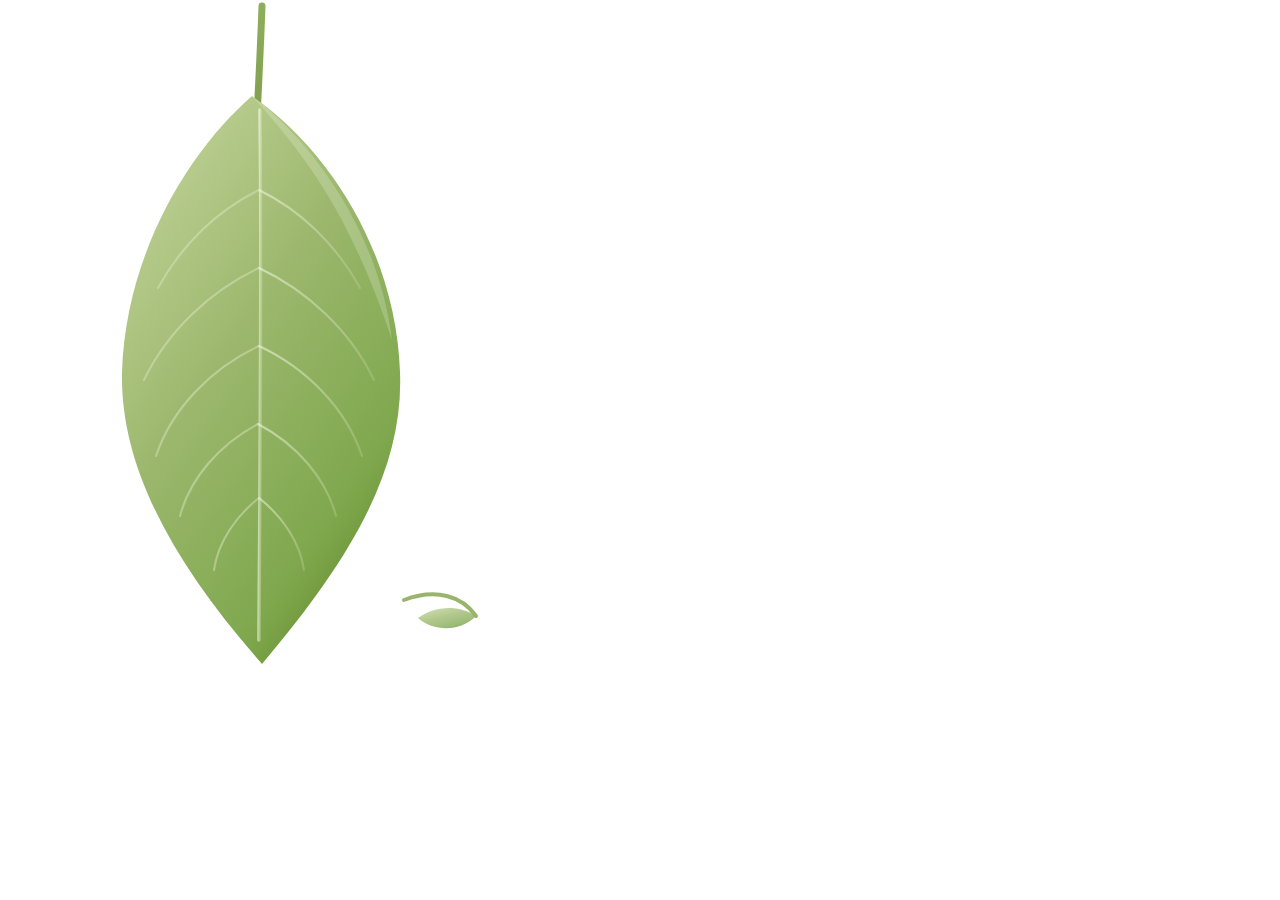
<file: tools/leaf-template.html>
<!doctype html>
<html lang="fr">
<head>
<meta charset="utf-8">
<title>Feuille SIMIA — rendu PNG</title>
<style>
  /* Gabarit de la feuille decorative. Rendu par navigateur sur fond
     transparent, puis enregistre en PNG : la landing n'embarque qu'une image,
     sans dependance a un SVG inline ni a une police. */
  html, body { margin:0; padding:0; background:transparent; }
  #stage { width:520px; height:760px; display:block; }
</style>
</head>
<body>
<svg id="stage" viewBox="0 0 520 760" xmlns="http://www.w3.org/2000/svg" aria-hidden="true">
  <defs>
    <linearGradient id="blade" x1="0.15" y1="0" x2="0.85" y2="1">
      <stop offset="0%"   stop-color="#c2d39a"/>
      <stop offset="42%"  stop-color="#9bb76c"/>
      <stop offset="78%"  stop-color="#7fa84e"/>
      <stop offset="100%" stop-color="#5f8220"/>
    </linearGradient>
    <linearGradient id="vein" x1="0" y1="0" x2="1" y2="1">
      <stop offset="0%"   stop-color="#f2f8e6" stop-opacity="0.92"/>
      <stop offset="100%" stop-color="#c2d39a" stop-opacity="0.55"/>
    </linearGradient>
    <linearGradient id="stem" x1="0" y1="0" x2="0" y2="1">
      <stop offset="0%"   stop-color="#8fae5c"/>
      <stop offset="100%" stop-color="#4c6b1f"/>
    </linearGradient>
  </defs>

  <!-- Tige : demarre en haut, se courbe vers le bas du limbe. -->
  <path d="M262 6 C 258 120, 250 210, 252 300 C 254 400, 250 470, 244 512"
        fill="none" stroke="url(#stem)" stroke-width="7" stroke-linecap="round"/>

  <!-- Limbe : feuille lanceolee, pointe en bas, petiole en haut. -->
  <path d="M252 96
           C 330 150, 396 254, 400 372
           C 404 470, 350 560, 262 664
           C 176 566, 120 470, 122 372
           C 126 250, 192 148, 252 96 Z"
        fill="url(#blade)"/>

  <!-- Nervure centrale. -->
  <path d="M260 110 C 262 260, 260 470, 259 640"
        fill="none" stroke="url(#vein)" stroke-width="3.4" stroke-linecap="round" stroke-opacity="0.85"/>

  <!-- Nervures secondaires, symetriques par rapport a la nervure centrale. -->
  <g fill="none" stroke="url(#vein)" stroke-width="2.1" stroke-linecap="round" stroke-opacity="0.62">
    <path d="M259 190 C 300 210, 336 244, 360 288"/>
    <path d="M259 190 C 218 210, 182 244, 158 288"/>
    <path d="M259 268 C 306 290, 350 330, 374 380"/>
    <path d="M259 268 C 212 290, 168 330, 144 380"/>
    <path d="M259 346 C 306 368, 346 408, 362 456"/>
    <path d="M259 346 C 212 368, 172 408, 156 456"/>
    <path d="M258 424 C 296 444, 326 478, 336 516"/>
    <path d="M258 424 C 220 444, 190 478, 180 516"/>
    <path d="M259 498 C 282 516, 300 542, 304 570"/>
    <path d="M259 498 C 236 516, 218 542, 214 570"/>
  </g>

  <!-- Reflet haut : evite l'aplat uniforme sur fond clair. -->
  <path d="M252 96 C 320 148, 380 240, 392 340 C 350 214, 306 156, 252 96 Z"
        fill="#ffffff" fill-opacity="0.20"/>

  <!-- Petit rameau detache, pour le mouvement pendant le defilement. -->
  <g opacity="0.9">
    <path d="M404 600 C 436 588, 462 596, 476 616" fill="none" stroke="#8fae5c" stroke-width="4" stroke-linecap="round"/>
    <path d="M476 616 C 460 632, 434 632, 418 618 C 434 606, 458 604, 476 616 Z" fill="url(#blade)" opacity="0.85"/>
  </g>
</svg>
</body>
</html>
</file>
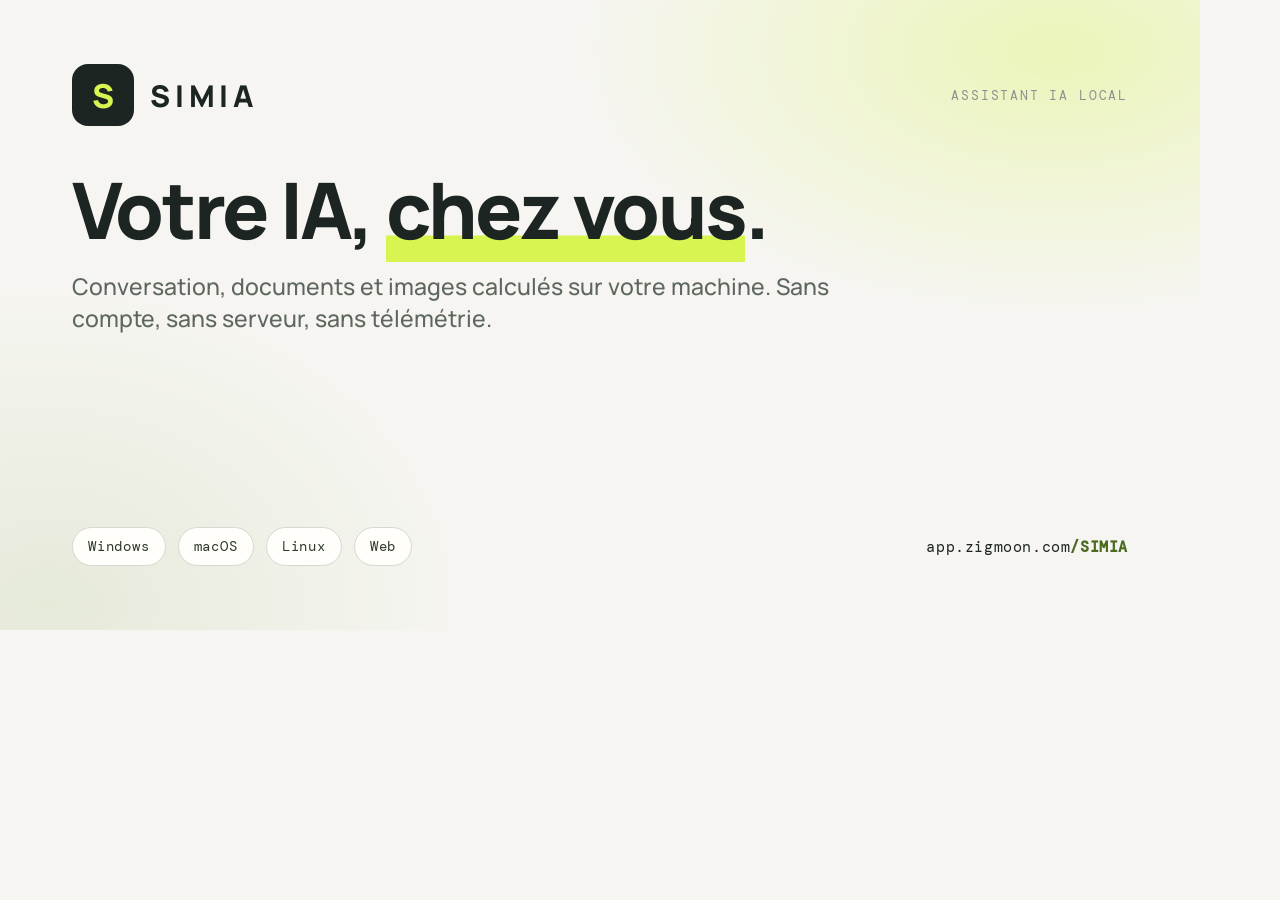
<file: tools/og-template.html>
<!doctype html>
<html lang="fr">
<head>
<meta charset="utf-8">
<title>SIMIA — carte sociale</title>
<link rel="preconnect" href="https://fonts.googleapis.com">
<link rel="preconnect" href="https://fonts.gstatic.com" crossorigin>
<link href="https://fonts.googleapis.com/css2?family=DM+Mono:wght@400;500&family=Manrope:wght@500;700;800&display=swap" rel="stylesheet">
<style>
  /* Gabarit de la carte 1200x630 servie comme og:image.
     Rendu par navigateur puis recadre a 1200x630 exactement :
     la taille doit rester stricte, les plateformes refusent les autres ratios. */
  html,body{margin:0;padding:0}
  body{
    width:1200px; height:630px; overflow:hidden;
    background:#f6f5f1; color:#1d2522;
    font-family:Manrope,"Segoe UI",system-ui,sans-serif;
    -webkit-font-smoothing:antialiased;
    position:relative;
  }
  .grain{
    position:absolute; inset:0;
    background:
      radial-gradient(760px 420px at 88% 8%, rgba(216,244,81,.35), transparent 62%),
      radial-gradient(620px 480px at 4% 96%, rgba(155,183,108,.18), transparent 66%);
  }
  .frame{position:absolute; inset:0; padding:64px 72px; display:flex; flex-direction:column}
  .top{display:flex; align-items:center; gap:16px}
  .mark{
    width:62px; height:62px; border-radius:16px; background:#1d2522; color:#d8f451;
    display:grid; place-items:center; font-weight:800; font-size:33px; line-height:1;
  }
  .wordmark{font-weight:800; font-size:30px; letter-spacing:.16em}
  .tagline{margin-left:auto; font-family:"DM Mono",ui-monospace,monospace; font-size:13px; letter-spacing:.14em; text-transform:uppercase; color:#8b938d}
  h1{margin:44px 0 0; font-size:78px; line-height:1.02; letter-spacing:-.035em; font-weight:800; max-width:820px}
  h1 em{font-style:normal; box-shadow:inset 0 -.34em 0 #d8f451}
  .sub{margin:20px 0 0; font-size:23px; line-height:1.42; color:#5d675f; max-width:760px; font-weight:500}
  .foot{margin-top:auto; display:flex; align-items:center; gap:12px; flex-wrap:nowrap}
  .chip{
    font-family:"DM Mono",ui-monospace,monospace; font-size:13.5px; letter-spacing:.06em;
    padding:10px 15px; border:1px solid #d5d9d2; border-radius:999px; background:#fffefa; color:#2f3a2c;
  }
  .url{margin-left:auto; font-family:"DM Mono",ui-monospace,monospace; font-size:15px; letter-spacing:.04em; color:#1d2522}
  .url b{color:#4c6b1f}
</style>
</head>
<body>
  <div class="grain"></div>
  <div class="frame">
    <div class="top">
      <div class="mark">S</div>
      <div class="wordmark">SIMIA</div>
      <div class="tagline">Assistant IA local</div>
    </div>
    <h1>Votre IA, <em>chez vous</em>.</h1>
    <p class="sub">Conversation, documents et images calculés sur votre machine. Sans compte, sans serveur, sans télémétrie.</p>
    <div class="foot">
      <span class="chip">Windows</span>
      <span class="chip">macOS</span>
      <span class="chip">Linux</span>
      <span class="chip">Web</span>
      <span class="url">app.zigmoon.com<b>/SIMIA</b></span>
    </div>
  </div>
</body>
</html>
</file>
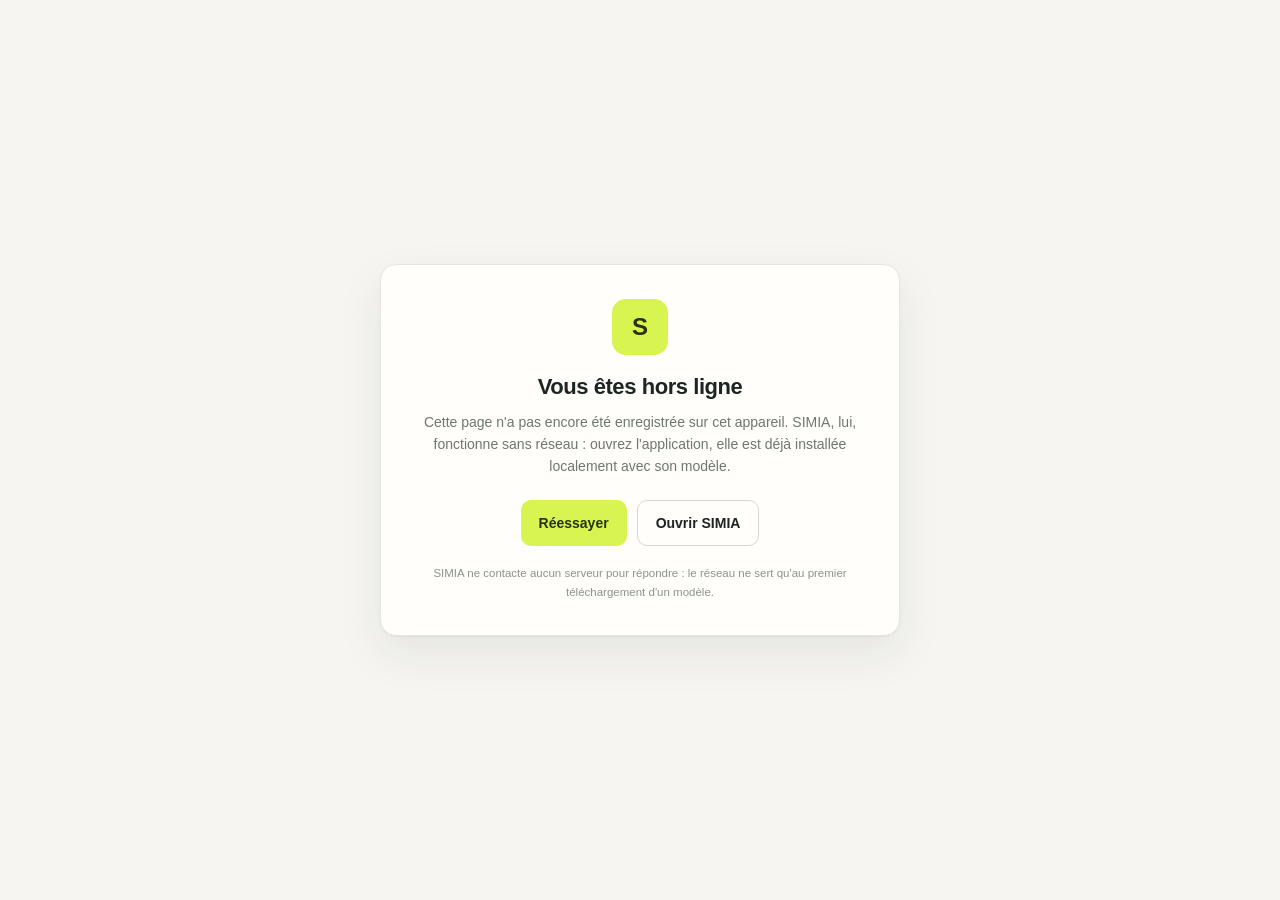
<file: web/offline.html>
<!doctype html>
<html lang="fr">
<head>
<meta charset="utf-8">
<meta name="viewport" content="width=device-width, initial-scale=1">
<title>SIMIA — hors ligne</title>
<meta name="robots" content="noindex">
<meta name="theme-color" content="#f6f5f1">
<style>
  :root{
    color-scheme:light;
    --ink:#1d2522; --muted:#6e7771; --line:#e7e6df; --paper:#f6f5f1;
    --surface:#fffefa; --accent:#d8f451; --accent-ink:#263400;
  }
  *{box-sizing:border-box}
  body{
    margin:0; min-height:100vh; display:grid; place-items:center; padding:24px;
    background:var(--paper); color:var(--ink);
    font:16px/1.6 Manrope,-apple-system,BlinkMacSystemFont,"Segoe UI",sans-serif;
    -webkit-font-smoothing:antialiased;
  }
  main{
    width:min(520px,100%); padding:34px 30px; border:1px solid var(--line);
    border-radius:16px; background:var(--surface);
    box-shadow:0 1px 2px rgba(29,37,34,.05),0 18px 46px rgba(29,37,34,.08);
    text-align:center;
  }
  .mark{
    width:56px; height:56px; margin:0 auto 18px; border-radius:14px;
    background:var(--accent); color:var(--accent-ink);
    display:grid; place-items:center; font-weight:800; font-size:24px;
  }
  h1{margin:0 0 10px; font-size:22px; letter-spacing:-.02em; line-height:1.25}
  p{margin:0 0 8px; color:var(--muted); font-size:14px}
  .actions{display:flex; flex-wrap:wrap; gap:10px; justify-content:center; margin-top:22px}
  button, a{
    display:inline-flex; align-items:center; justify-content:center;
    padding:11px 18px; border-radius:10px; font-size:14px; font-weight:800;
    text-decoration:none; cursor:pointer; border:1px solid transparent;
  }
  button{background:var(--accent); color:var(--accent-ink); border:0}
  a{background:transparent; border-color:#d5d9d2; color:var(--ink)}
  a:hover{border-color:#9ab387; background:#f4f8ef}
  small{display:block; margin-top:18px; font-size:11.5px; color:#8b938d}
</style>
</head>
<body>
<main>
  <div class="mark">S</div>
  <h1>Vous êtes hors ligne</h1>
  <p>Cette page n'a pas encore été enregistrée sur cet appareil. SIMIA, lui, fonctionne sans réseau : ouvrez l'application, elle est déjà installée localement avec son modèle.</p>
  <div class="actions">
    <button type="button" onclick="location.reload()">Réessayer</button>
    <a href="./index.html">Ouvrir SIMIA</a>
  </div>
  <small>SIMIA ne contacte aucun serveur pour répondre : le réseau ne sert qu'au premier téléchargement d'un modèle.</small>
</main>
</body>
</html>
</file>
<file: web/styles.css>
/* Les polices d'affichage sont declarees dans index.html derriere le
   consentement : un @import ici chargerait fonts.googleapis.com avant que la
   boite cookies ait pu demander quoi que ce soit. */

/* La page n'a pas de variante sombre : sans cette declaration, un telephone en
   mode nuit peut assombrir le fond tout seul et le theme-color ne correspond
   plus a ce qui est affiche. */
:root { color-scheme:light; --ink:#1d2522; --muted:#6e7771; --line:#e7e6df; --paper:#f6f5f1; --surface:#fffefa; --accent:#d8f451; --accent-ink:#263400; --user:#e4efe8; --sidebar:#eeede7; --scroll-thumb:rgba(29,37,34,.20); --scroll-thumb-hover:rgba(29,37,34,.38); --scroll-thumb-active:rgba(29,37,34,.52); }

/* Scrollbars fines et flottantes : piste invisible, pouce arrondi qui s'intensifie au survol. */
* { scrollbar-width: thin; scrollbar-color: var(--scroll-thumb) transparent; }
::-webkit-scrollbar { width:10px; height:10px; }
::-webkit-scrollbar-track { background:transparent; }
::-webkit-scrollbar-thumb { background-color:var(--scroll-thumb); border:3px solid transparent; border-radius:999px; background-clip:content-box; transition:background-color .18s ease; }
::-webkit-scrollbar-thumb:hover { background-color:var(--scroll-thumb-hover); }
::-webkit-scrollbar-thumb:active { background-color:var(--scroll-thumb-active); }
::-webkit-scrollbar-corner { background:transparent; }
/* Variante claire pour les surfaces sombres (blocs de code, avatars). */
.code-block,.avatar { --scroll-thumb:rgba(198,216,204,.26); --scroll-thumb-hover:rgba(198,216,204,.46); --scroll-thumb-active:rgba(198,216,204,.62); }
* { box-sizing:border-box; }
/* `hidden` est semantique : aucune regle d'affichage ne doit le neutraliser.
   Sans ce garde-fou, la regle `.agent-nav-toggle{display:grid}` rendait visible
   le bouton Agent web que le lanceur masque faute de relais PHP. */
[hidden] { display:none !important; }
html { overflow-x:hidden; }
body { margin:0; min-width:320px; min-height:100vh; overflow-x:hidden; background:var(--paper); color:var(--ink); font-family:Manrope,-apple-system,BlinkMacSystemFont,"Segoe UI",sans-serif; }
button, textarea { font:inherit; }
button { cursor:pointer; }
.app-shell { height:100dvh; min-height:0; display:grid; grid-template-columns:252px minmax(0, 1fr); overflow:hidden; }
.sidebar { background:var(--sidebar); padding:25px 15px 17px; display:flex; flex-direction:column; border-right:1px solid #deddd5; }
.brand { display:flex; align-items:center; gap:9px; font-weight:800; font-size:17px; letter-spacing:1px; padding:0 8px 28px; }
.brand-mark { width:30px; height:30px; display:grid; flex:none; place-items:center; border-radius:8px; background:var(--accent); overflow:hidden; }.brand-mark img{display:block;width:78%;height:78%;object-fit:contain}
.new-chat { width:100%; border:1px solid #d5d5ce; color:var(--ink); background:transparent; border-radius:6px; padding:11px 12px; text-align:left; font-size:13px; font-weight:700; transition:.18s ease; }
.new-chat:hover { background:var(--surface); border-color:#bfc2b7; transform:translateY(-1px); }
.history { padding:27px 0; overflow:auto; }
.section-label, .eyebrow { margin:0; font:500 10px/1.2 "DM Mono", monospace; letter-spacing:.08em; color:var(--muted); }
.section-label { padding:0 9px 9px; }
.history-later { padding-top:23px; }
.history-item { width:100%; border:0; background:transparent; color:#58605a; padding:9px; border-radius:5px; text-align:left; font-size:12px; overflow:hidden; text-overflow:ellipsis; white-space:nowrap; }
.history-item:hover, .history-item.active { color:var(--ink); background:#dfdfd8; }
.history-row{display:grid;grid-template-columns:minmax(0,1fr) 22px;align-items:center;border-radius:5px}.history-row:hover,.history-row.active{background:#dfdfd8}.history-row .history-item{width:auto}.history-row .history-item:hover,.history-row.active .history-item{background:transparent}.history-delete{width:22px;height:28px;padding:0;border:0;border-radius:4px;background:transparent;color:#8c938c;font:400 15px/1 "DM Mono",monospace}.history-delete:hover{background:#cad3c7;color:#883d34}
.sidebar-bottom { margin-top:auto; padding:10px 8px 0; }
.sidebar-actions{display:grid;justify-items:start;gap:1px;margin-bottom:14px}
.settings-button { border:0; padding:8px 0; color:var(--ink); background:transparent; font-size:12px; font-weight:700; }
.legal-sidebar { display:block; border:0; padding:0; color:#7d847e; background:transparent; font-size:10px; line-height:1.5; }
.legal-sidebar:hover { color:var(--ink); }
.privacy-links{display:flex;flex-wrap:wrap;gap:5px 12px}
.local-note { color:#7d847e; font-size:10px; line-height:1.5; margin:11px 0 0; }
.workspace { min-height:0; display:grid; grid-template-columns:minmax(0,1fr); grid-template-rows:auto minmax(0,1fr) auto; grid-template-areas:"topbar" "chat" "composer"; }
.topbar { grid-area:topbar; --model-load-progress:0%; position:relative; z-index:4; isolation:isolate; display:flex;align-items:center;justify-content:space-between; padding:16px 38px; border-bottom:1px solid var(--line); background:rgba(255,254,250,.75); }.topbar::before{position:absolute;z-index:0;inset:0 auto 0 0;width:var(--model-load-progress);content:"";background:var(--accent);transition:width .3s ease}.topbar>*{position:relative;z-index:1}.topbar-context{display:flex;min-width:0;align-items:center;gap:9px}.topbar-context .eyebrow{white-space:nowrap}
/* Moteur d'image : discret, dans la palette du site (vert accent + neutres).
   Le nom complet vit dans l'infobulle et dans les parametres. */
.engine-chip{display:inline-flex;align-items:center;gap:6px;flex:none;max-width:132px;margin-left:2px;padding:2px 8px 2px 7px;border:1px solid #dfe2d6;border-radius:5px;background:#f3f4ec;color:#4c5a4f;font:700 9.5px "DM Mono",monospace;letter-spacing:.03em;cursor:pointer;transition:border-color .15s ease,background .15s ease}
.engine-chip:hover{border-color:#c2cfae;background:#eef2e3}
.engine-chip[hidden]{display:none}
.engine-chip-dot{display:none}
.engine-chip-icon{flex:none;width:11px;height:11px;fill:none;stroke:#6d8a3c;stroke-width:1.9;stroke-linecap:round;stroke-linejoin:round}
.engine-chip b{min-width:0;overflow:hidden;text-overflow:ellipsis;white-space:nowrap;font:inherit;color:inherit}
/* Le style actif voyage dans la meme pastille que le modele : deux informations,
   un seul objet a lire. L'ecart entre les deux se voit a la couleur. */
.engine-chip-sep{flex:none;color:#a8b3a4;font:inherit}
.engine-chip-lora{color:#4f6b3f}
.engine-chip-lora.is-warning{color:#8a4b1f}
.engine-chip-tag{flex:none;padding:1px 4px;border-radius:3px;background:#e6efdc;color:#4f6b3f;font:800 8px "DM Mono",monospace;letter-spacing:.06em;text-transform:uppercase}
.engine-chip.is-warning{border-color:#e0c3a4;background:#fdf3e7}
.engine-chip.is-warning .engine-chip-icon{stroke:#b5762f}
.back-button { width:27px; height:27px; flex:none; margin:0; border:1px solid #d9d9d1; border-radius:5px; background:transparent; color:var(--ink); font-size:17px; line-height:1; }.back-button:hover{background:var(--surface)}.back-button[hidden]{display:none}
.top-actions { position:static; display:flex;justify-self:end; align-items:center; gap:16px; }
.app-menu-wrap { display:none }
.app-menu-button { display:flex;align-items:center;justify-content:center;width:40px;height:40px;border:1px solid #d9d9d1;border-radius:6px;background:transparent;color:var(--ink);cursor:pointer;transition:border-color .15s ease,background .15s ease }
.app-menu-button:hover { border-color:#9ab387;background:#f4f8ef }
.app-menu-icon { width:17px;height:17px;fill:none;stroke:currentColor;stroke-width:2;stroke-linecap:round }
.app-menu { position:absolute;top:calc(100% + 7px);right:0;display:grid;gap:2px;min-width:236px;padding:6px;border:1px solid #d8d8d1;border-radius:9px;background:var(--surface);box-shadow:0 16px 38px rgba(28,36,31,.18) }
.app-menu[hidden] { display:none }
.app-menu button { display:block;width:100%;border:0;border-radius:6px;padding:13px 12px;background:transparent;color:var(--ink);font-size:14px;text-align:left;cursor:pointer }
.app-menu button:hover { background:#f1f5ec }
.app-menu .app-menu-danger { color:#963c2f }
.language-menu-wrap { position:relative;z-index:3 }
.language-button { display:flex;align-items:center;gap:6px;border:1px solid #d9d9d1; border-radius:6px; background:transparent; color:var(--ink); padding:5px 8px; font:500 10px "DM Mono", monospace; cursor:pointer; transition:border-color .15s ease,background .15s ease }
.language-button:hover { border-color:#9ab387; background:#f4f8ef }
.language-globe { width:14px;height:14px;flex:none;fill:none;stroke:currentColor;stroke-width:1.5;stroke-linecap:round }
.language-menu { position:absolute;top:calc(100% + 7px);right:0;display:grid;gap:2px;min-width:152px;padding:5px;border:1px solid #d8d8d1;border-radius:9px;background:var(--surface);box-shadow:0 16px 38px rgba(28,36,31,.18) }
.language-menu[hidden] { display:none }
.language-menu button { display:block;width:100%;border:0;border-radius:6px;padding:9px 11px;background:transparent;color:var(--ink);font-size:12.5px;text-align:left;cursor:pointer }
.language-menu button:hover { background:#f1f5ec }
.language-menu button[aria-checked="true"] { background:var(--accent);color:var(--accent-ink);font-weight:800 }
.status { display:flex; align-items:center; gap:14px; color:var(--muted); font-size:11px; }
.status i { display:block; width:7px; height:7px; flex:none; border-radius:50%; background:#77b289; box-shadow:0 0 0 1px rgba(255,255,255,.96); }
.status[data-state="loading"]{color:#263400;font-weight:800}.status[data-state="loading"] i{animation:status-pulse 1s ease-in-out infinite}
.chat { grid-area:chat; width:min(850px, 100%); min-height:0; margin:0 auto; overflow-y:auto; overscroll-behavior:contain; padding:48px 32px 28px; }
.welcome { min-height:100%; display:flex; flex-direction:column; justify-content:center; padding-bottom:75px; animation:rise .5s ease-out; }
.welcome[hidden] { display:none; }
.welcome h2 { max-width:680px; margin:13px 0 11px; font-size:clamp(31px, 4vw, 47px); line-height:1.08; letter-spacing:0; }
.welcome > p:not(.eyebrow) { max-width:570px; margin:0; color:var(--muted); font-size:15px; line-height:1.65; }
.welcome-start{display:flex;align-items:center;gap:13px;max-width:670px;margin-top:20px;flex-wrap:wrap}.home-model-button{flex:none;border:0;border-radius:9px;padding:13px 18px;background:var(--accent);color:var(--accent-ink);font-size:13px;font-weight:800;box-shadow:0 4px 14px rgba(138,164,40,.28)}.home-model-button:hover{background:#c9e744;transform:translateY(-1px)}.home-model-button.secondary{background:var(--surface);color:var(--ink);border:1px solid #d5d9d2;box-shadow:none}.home-model-button.secondary:hover{background:#f4f8ef;border-color:#9ab387}.welcome-start p{margin:0;color:var(--muted);font-size:11px;line-height:1.5;flex:1 1 100%}
.welcome{container-type:inline-size}
/* Trois colonnes, ou une seule. Jamais deux et une troisieme en dessous :
   auto-fit donnait exactement ce desequilibre des que la colonne de
   conversation se resserrait, avec deux cartes en haut et la troisieme
   seule en bas. La requete de conteneur regarde la place reellement
   disponible, y compris quand on redimensionne la colonne a la souris. */
.welcome-steps{display:grid;grid-template-columns:repeat(3,minmax(0,1fr));gap:10px;max-width:690px;margin:22px 0 0;padding:0;list-style:none}
@container (max-width: 600px){.welcome-steps{grid-template-columns:1fr;gap:8px}}.welcome-steps li{display:flex;align-items:center;gap:11px;min-width:0;padding:13px 14px;border:1px solid #e2e3da;border-radius:12px;background:var(--surface);transition:.18s}.welcome-steps li:hover{border-color:#c3cbb2;transform:translateY(-2px);box-shadow:0 8px 22px rgba(48,54,43,.07)}.welcome-steps b{display:grid;place-items:center;flex:none;width:30px;height:30px;border-radius:50%;background:var(--accent);color:var(--accent-ink);font:700 13px "DM Mono",monospace}.welcome-steps span{color:#35433b;font-size:11px;font-weight:700;line-height:1.35}
.message { display:grid; grid-template-columns:32px minmax(0,1fr); gap:13px; margin:0 auto 31px; animation:rise .25s ease-out; }
.avatar { width:31px; height:31px; border-radius:8px; display:grid; place-items:center; font:500 12px "DM Mono", monospace; background:var(--ink); color:var(--accent); overflow:hidden; }.avatar img{display:block;width:72%;height:72%;object-fit:contain}
/* Marque SIMIA dans une bulle : dessinee en texte, pas en image. Un SVG de
   280 Ko charge par message rendait la conversation lente a afficher, et une
   image cassee suffisait a faire disparaitre l'initiale. */
.avatar-mark{font:800 15px/1 "DM Sans", "DM Mono", system-ui, sans-serif; letter-spacing:0; color:var(--accent); transform:translateY(-.5px)}
.message.user .avatar { background:#cbdcd1; color:#385143; }
.message-content { max-width:710px; padding-top:4px; }.message-link{color:#2b6653;text-decoration:underline;text-decoration-thickness:1px;text-underline-offset:2px;font-weight:700}.message-link:hover{color:#173e31}
.message-role { margin:0 0 7px; font:500 10px "DM Mono", monospace; letter-spacing:.07em; color:var(--muted); }
.message-text { white-space:normal; overflow-wrap:anywhere; font-size:14px; line-height:1.73; color:#28312c; }
.message-text > :first-child { margin-top:0; }.message-text > :last-child { margin-bottom:0; }
.message-text p { margin:0 0 10px; }
.message-text h2,.message-text h3,.message-text h4,.message-text h5,.message-text h6 { margin:19px 0 8px; line-height:1.3; font-weight:800; letter-spacing:-.01em; color:#1f2a24; }
.message-text h2 { font-size:19px; }.message-text h3 { font-size:16.5px; }.message-text h4 { font-size:15px; }.message-text h5,.message-text h6 { font-size:13px; letter-spacing:.02em; text-transform:uppercase; color:#4c5a51; }
.message-text ul,.message-text ol { display:grid; gap:5px; margin:0 0 11px; padding-left:21px; }
.message-text li { margin:0; }.message-text li > ul,.message-text li > ol { margin:6px 0 0; }.message-text li::marker { color:#90a38f; }
.message-text blockquote { margin:0 0 12px; padding:9px 13px; border-left:3px solid #cbd9bf; border-radius:0 7px 7px 0; background:#f4f7ef; color:#4b594f; }
.message-text blockquote p:last-child { margin-bottom:0; }
.message-text hr { margin:17px 0; border:0; border-top:1px solid var(--line); }
.message-text del { color:#8b938c; }.message-text em { font-style:italic; }
.task-box { display:inline-block; width:12px; height:12px; margin-right:7px; border:1px solid #9aa894; border-radius:3px; vertical-align:-1px; }
.task-box.checked { position:relative; border-color:#a6c93c; background:var(--accent); }
.task-box.checked::after { content:""; position:absolute; left:3px; top:0; width:4px; height:8px; border:2px solid #26340a; border-top:0; border-left:0; transform:rotate(40deg); }
.table-wrap { margin:0 0 12px; overflow-x:auto; border:1px solid var(--line); border-radius:7px; }
.message-text table { width:100%; border-collapse:collapse; font-size:12.5px; }
.message-text th,.message-text td { padding:7px 10px; border-bottom:1px solid var(--line); text-align:left; vertical-align:top; }
.message-text th { background:#f2f4ee; font-size:11px; font-weight:800; letter-spacing:.02em; }
.message-text tbody tr:last-child td { border-bottom:0; }
.web-result{max-width:710px;color:#28312c}.web-result-eyebrow,.web-result-section-title{margin:0;color:var(--muted);font:500 9px "DM Mono",monospace;letter-spacing:.08em;text-transform:uppercase}.web-result h3{margin:7px 0 18px;font-size:20px;line-height:1.25}.web-result-section-title{margin:20px 0 8px}.web-result-list{display:grid;gap:7px}.web-result-card{padding:11px 12px;border:1px solid #d8ded5;border-radius:6px;background:#fffefa}.web-news-card{border-left:3px solid #d5a34b}.web-result-title{color:var(--ink);font-size:12px;font-weight:800;text-decoration:none}.web-result-title:hover{text-decoration:underline}.web-result-card p{margin:5px 0;color:#59645d;font-size:11px;line-height:1.5}.web-result-card span{color:#879088;font:500 9px "DM Mono",monospace}.web-result-images{display:grid;grid-template-columns:repeat(2,minmax(0,1fr));gap:7px}.web-result-image{margin:0;overflow:hidden;border:1px solid #d4dbd2;border-radius:6px;background:#f4f6f1}.web-result-image img{display:block;width:100%;aspect-ratio:4/3;object-fit:cover;background:#172019}.web-result-image figcaption{padding:6px 8px;overflow:hidden;white-space:nowrap;text-overflow:ellipsis;font:500 9px "DM Mono",monospace}.web-result-image a{color:#536058;text-decoration:none}.web-result-image a:hover{text-decoration:underline}.web-result-platforms{display:flex;flex-wrap:wrap;gap:7px}.web-result-platforms a{border:1px solid #d8ded5;border-radius:4px;padding:6px 8px;color:#536058;background:#fffefa;font:500 10px "DM Mono",monospace;text-decoration:none}.web-result-platforms a:hover{border-color:#9ab387;color:var(--ink)}.web-result-empty{margin:0;color:var(--muted);font-size:12px;line-height:1.5}.web-result-ai{margin:16px 0 4px;padding:12px 13px;border:1px solid #cdd9c8;border-radius:7px;background:#f4f8ef}.web-result-ai .web-result-section-title{margin:0}.web-result-ai-hint{margin:5px 0 10px;color:#59675d;font-size:11px;line-height:1.45}.web-ai-copy{border:1px solid #d8ded5;border-radius:4px;padding:6px 8px;color:#536058;background:#fffefa;font:500 10px "DM Mono",monospace;cursor:pointer}.web-ai-copy:hover{border-color:#9ab387;color:var(--ink)}
.message-actions{display:flex;flex-wrap:wrap;gap:6px;margin-top:12px}.message-action{display:inline-flex;align-items:center;gap:6px;height:27px;padding:0 10px;border:1px solid var(--line);border-radius:7px;background:var(--surface);color:#6c7a70;font:500 10.5px "DM Mono",monospace;transition:transform .15s ease,border-color .15s ease,color .15s ease,box-shadow .15s ease}.message-action svg{width:13px;height:13px;fill:none;stroke:currentColor;stroke-width:1.7;stroke-linecap:round;stroke-linejoin:round}.message-action:hover{border-color:#9ab387;color:var(--ink);background:#fff;transform:translateY(-1px);box-shadow:0 4px 12px rgba(40,50,42,.07)}.message-action:active{transform:none;box-shadow:none}.message-action.is-copied{border-color:#8fb56f;background:#f1f8e9;color:#33502c}.message-suggestions{display:flex;flex-wrap:wrap;gap:6px;margin-top:8px}.message-suggestion{border:1px dashed #cbd3c4;border-radius:16px;padding:5px 11px;background:transparent;color:#5b6a5c;font-size:11px;transition:.15s ease}.message-suggestion:hover{border-style:solid;border-color:#9ab387;color:var(--ink);background:#fff}
.profile-field{display:block;margin-top:12px}.profile-field span{display:block;margin-bottom:5px;font:500 10px "DM Mono",monospace;letter-spacing:.05em;color:var(--muted)}.profile-field textarea{width:100%;resize:vertical;border:1px solid var(--line);border-radius:6px;padding:8px 10px;background:var(--surface);color:var(--ink);font:inherit;font-size:12px}
.web-result-ai-subtitle{margin:10px 0 4px;font:500 10px "DM Mono",monospace;letter-spacing:.05em;color:var(--muted)}
.web-ai-choices{display:flex;flex-wrap:wrap;gap:6px}.web-ai-choice{display:inline-flex;align-items:center;gap:6px;border:1px solid var(--line);border-radius:16px;padding:5px 11px;background:var(--surface);color:var(--ink);font-size:12px;cursor:pointer}.web-ai-choice:hover{border-color:#9ab387}.web-ai-choice input{margin:0;accent-color:#6f8f5a}.web-ai-actions{display:flex;flex-wrap:wrap;gap:8px;margin-top:10px}.web-ai-open{border:1px solid #6f8f5a;border-radius:5px;padding:5px 12px;background:#eef4e6;color:#33452a;font:500 11px "DM Mono",monospace;cursor:pointer}.web-ai-open:hover{background:#e2ecd6}
.message-text strong { font-weight:800; }
.mission-report{max-width:710px;padding:16px;border:1px solid #cbd7c6;border-radius:7px;background:#f7f9f3}.mission-report h3{margin:6px 0 14px;font-size:18px;line-height:1.35}.mission-plan{display:grid;gap:7px;margin:0;padding:0;list-style:none}.mission-step{display:grid;grid-template-columns:18px minmax(0,1fr);gap:8px;align-items:start;color:#667168;font-size:11px;line-height:1.45}.mission-step::before{content:"";width:9px;height:9px;margin-top:3px;border:1px solid #aeb7ae;border-radius:50%;background:#fff}.mission-step[data-status="running"]{color:var(--ink);font-weight:800}.mission-step[data-status="running"]::before{border-color:#97ad60;background:var(--accent);animation:status-pulse 1s ease-in-out infinite}.mission-step[data-status="done"]{color:#344a3b}.mission-step[data-status="done"]::before{border-color:#6e9473;background:#77b289}.mission-summary{margin-top:16px;padding-top:14px;border-top:1px solid #dce2d8}.mission-summary h4,.mission-pages h4,.mission-limits h4{margin:0 0 7px;font-size:11px}.mission-summary .message-text{font-size:13px}.mission-pages,.mission-limits{margin-top:14px}.mission-pages ul,.mission-limits ul{margin:0;padding-left:17px;color:#59675d;font-size:10px;line-height:1.6}.mission-pages a{color:#2b6653;font-weight:700}.mission-query{margin:9px 0 0;color:#788179;font:500 9px/1.45 "DM Mono",monospace}
.message-text .inline-code { padding:2px 5px; border-radius:3px; background:#e8ece7; color:#26342b; font:12px "DM Mono", monospace; }
.code-block { margin:14px 0; overflow:hidden; border:1px solid #26312a; border-radius:9px; background:#1b2320; box-shadow:0 8px 20px rgba(23,31,27,.10); }
.code-block-head { display:flex; align-items:center; justify-content:space-between; gap:10px; padding:7px 10px 7px 13px; border-bottom:1px solid #303c34; background:#232d28; }
.code-language { color:#9fb3a6; font:500 9.5px "DM Mono",monospace; letter-spacing:.12em; text-transform:uppercase; }
.code-copy { display:inline-flex; align-items:center; gap:6px; padding:4px 9px; border:1px solid #3a4740; border-radius:5px; background:#28332c; color:#c3d2c7; font:500 10px "DM Mono",monospace; transition:.15s ease; }
.code-copy:hover { border-color:#6f8f5a; background:#2e3a32; color:#eef4e9; }
.code-copy.is-copied { border-color:#7fa464; background:#2f3d31; color:#dff0cf; }
.code-copy svg { width:12px; height:12px; fill:none; stroke:currentColor; stroke-width:1.7; stroke-linecap:round; stroke-linejoin:round; }
.code-block pre { margin:0; padding:13px 15px; overflow:auto; max-height:440px; }
.code-block code { color:#e6efe8; font:12px/1.65 "DM Mono",monospace; tab-size:2; white-space:pre; }
.tok-comment { color:#7d9086; font-style:italic; }.tok-string { color:#d9e98c; }.tok-number { color:#f0b98a; }.tok-keyword,.tok-tag { color:#9ecbff; }
.message-media{display:block;max-width:min(100%,620px);margin:14px 0;overflow:hidden;border:1px solid #d4dbd2;border-radius:7px;background:#f4f6f1}.message-media img,.message-media video,.message-media model-viewer{display:block;width:100%;max-height:430px;background:#172019;object-fit:contain}.message-media img:not([src]){min-height:180px}.message-media.media-unavailable{background:#fff3ef;border-color:#e0b9ad}.message-media model-viewer{height:min(56vw,430px);min-height:260px}.message-media figcaption{padding:7px 10px;color:#647068;font:500 10px "DM Mono",monospace;white-space:normal}
.message-attachments{display:flex;flex-wrap:wrap;gap:7px;margin-top:10px}.attachment-card{display:grid;grid-template-columns:26px minmax(0,1fr) auto auto auto;align-items:center;gap:7px;min-width:170px;max-width:260px;padding:5px 7px;border:1px solid #d4dbd2;border-radius:5px;background:#f6f8f3;color:#526058;font:500 9px "DM Mono",monospace}.attachment-card button svg{width:11px;height:11px;fill:none;stroke:currentColor;stroke-width:1.8;stroke-linecap:round;stroke-linejoin:round}.attachment-card .attachment-open{color:#476052}.attachment-card .attachment-open:hover{background:#e4eee2;color:#274233}.attachment-preview{display:grid;width:26px;height:26px;place-items:center;overflow:hidden;border-radius:3px;background:#e0e6df;color:#476052;font-size:8px}.attachment-preview img{width:100%;height:100%;object-fit:cover}.attachment-name{overflow:hidden;white-space:nowrap;text-overflow:ellipsis}.attachment-card small{color:#8a948b;font-size:8px;white-space:nowrap}.attachment-card button{width:17px;height:17px;padding:0;border:0;border-radius:3px;background:transparent;color:#69736b;font-size:12px}.attachment-card button:hover{background:#e1e6df}.attachment-tray{display:flex;flex-wrap:wrap;gap:7px;margin:2px 0 8px}.attachment-tray[hidden]{display:none}
.attachment-card.attachment-document .attachment-name{display:grid;min-width:0}.attachment-card.attachment-document .attachment-label{overflow:hidden;white-space:nowrap;text-overflow:ellipsis}
.attachment-card.attachment-document.ready{border-color:#c9d8bd;background:#f3f8ee}.attachment-card.attachment-document.failed{border-color:#e0b9ad;background:#fff3ef}.attachment-card small.attachment-detail{display:block;overflow:hidden;color:#7d8a80;font-size:8px;white-space:nowrap;text-overflow:ellipsis}
/* Image jointe a un modele qui ne voit pas, ou media qu'aucun modele ne lit :
   la vignette le dit, l'utilisateur n'a aucun autre moyen de le savoir. */
.attachment-card.needs-vision,.attachment-card.inert-media{border-color:#e0c4ad;background:#fff8ef;max-width:320px}
.attachment-card.needs-vision .attachment-name,.attachment-card.inert-media .attachment-name{display:grid;min-width:0}
.attachment-card.needs-vision .attachment-label,.attachment-card.inert-media .attachment-label{overflow:hidden;white-space:nowrap;text-overflow:ellipsis}
.attachment-card.needs-vision small.attachment-detail,.attachment-card.inert-media small.attachment-detail{color:#9a6b3f;white-space:normal;line-height:1.35}
.attachment-notice{flex:1 0 100%;margin:0;color:#8a6a3c;font:500 9.5px "DM Mono",monospace;line-height:1.5}
.document-tools{width:min(790px,100%);margin:0 auto 8px;padding:10px 12px;border:1px solid #cdd9c8;border-radius:8px;background:#f5f9f0;color:var(--ink)}.document-tools[hidden]{display:none}.document-tools-head{display:flex;align-items:center;justify-content:space-between;gap:12px}.document-tools-title{margin:0;color:var(--muted);font:500 9px "DM Mono",monospace;letter-spacing:.08em}.document-tools-status{overflow:hidden;color:#54604f;font-size:11px;white-space:nowrap;text-overflow:ellipsis}.document-tools-actions{display:flex;flex-wrap:wrap;gap:6px;margin-top:9px}.document-action{height:28px;padding:0 11px;border:0;border-radius:5px;background:var(--accent);color:var(--accent-ink);font-size:11px;font-weight:800}.document-action:hover{background:#c9e744}.document-action:disabled{opacity:.55;cursor:wait}
.document-sources{margin-top:10px;padding:9px 11px;border:1px dashed #cbd3c4;border-radius:6px;background:#f7faf3;color:#4f5d51;font-size:11px;line-height:1.55}.document-sources ul{margin:6px 0 0;padding-left:17px}.document-sources li{margin:0 0 3px}
.export-section{margin:16px 0 6px;color:var(--muted);font:500 9px "DM Mono",monospace;letter-spacing:.08em}.export-hint{margin:0 0 8px;color:var(--muted);font-size:11px;line-height:1.5}
.custom-model-intro{margin:12px 0 4px;color:var(--muted);font-size:12px;line-height:1.55}
.custom-step{margin-top:14px}.custom-step-label{margin:0 0 6px;color:var(--muted);font:500 9px "DM Mono",monospace;letter-spacing:.08em}
.custom-step input,.custom-step select,.custom-step textarea{width:100%;border:1px solid var(--line);border-radius:6px;padding:8px 10px;background:var(--surface);color:var(--ink);font:inherit;font-size:13px}
.custom-step textarea{resize:vertical;line-height:1.5}
.custom-hint{margin:5px 0 0;color:#7d8a80;font-size:11px;line-height:1.5}
.custom-examples{display:flex;flex-wrap:wrap;gap:6px;margin-top:8px}
.custom-chip{border:1px dashed #cbd3c4;border-radius:16px;padding:5px 11px;background:transparent;color:#5b6a5c;font-size:11px;text-align:left}
.custom-chip:hover{border-style:solid;border-color:#9ab387;color:var(--ink)}
.custom-preview{margin-top:14px;padding:10px 12px;border:1px solid #cdd9c8;border-radius:7px;background:#f5f9f0}
.custom-preview-body{margin:0;color:#3c4a3f;font-size:12px;line-height:1.6;white-space:pre-wrap}
.custom-preview-body em{color:#7d8a80;font-style:normal}
.settings-panel .danger-button{background:#fff5f2;border:1px solid #e4b6ac;color:#963c2f;font-weight:800}.settings-panel .danger-button:hover{background:#fce8e3}
.custom-status{margin:10px 0 0;min-height:15px;color:#4f6b46;font-size:12px;line-height:1.5}
.model-card.custom{border-color:#c9d8bd;background:#f5f9f0}
.model-card.custom .model-category{color:#5c7a4d}
/* Barre de progression dans la carte d'un modele en cours de telechargement.
   Les poids pesent jusqu'a plusieurs giga-octets : sans elle, cliquer sur
   « Telecharger » ne montrait rien du tout. */
.model-card.is-downloading{height:auto;min-height:196px;border-color:#9bb76c;box-shadow:inset 0 0 0 1px #c9df9a}
/* Progression dans la carte : le texte d'abord, la barre ensuite. Sous la
   barre, la phrase se collait au bord bas de la carte et se lisait comme une
   note de bas de bloc ; au-dessus, elle annonce ce qui avance avant la barre. */
.card-progress{display:grid;gap:7px;margin-top:8px;padding-top:9px;border-top:1px solid #e6ebdf}
.card-progress[hidden]{display:none}
.card-progress-stop[hidden]{display:none}
.card-progress-text{margin:0;color:#43503f;font:600 10.5px "DM Mono",monospace;line-height:1.4}
.card-progress-track{height:6px;border-radius:999px;background:#e8ece3;overflow:hidden}
.card-progress-fill{display:block;width:0%;height:100%;border-radius:999px;background:var(--accent);transition:width .4s ease}
/* Chargement dans le GPU : aucun pourcentage disponible, la barre pulse donc au
   lieu de rester vide. */
.card-progress-track.is-indeterminate .card-progress-fill{animation:breathe 1.6s ease-in-out infinite}
@keyframes breathe{0%,100%{opacity:.28}50%{opacity:.85}}
.model-card.is-downloading .model-card-footer button{background:#e8eee3;color:#3f4d3c;cursor:progress}
.typing { display:flex; gap:4px; padding:7px 0; }
.typing span { width:5px; height:5px; background:#89918b; border-radius:50%; animation:pulse 1s infinite; }.typing span:nth-child(2){animation-delay:.15s}.typing span:nth-child(3){animation-delay:.3s}
.stream-caret { display:inline-block; width:7px; height:15px; margin-left:3px; border-radius:2px; background:#7b9179; vertical-align:-2px; animation:caret 1s steps(2,end) infinite; }
@keyframes caret { 0%,45% { opacity:1; } 50%,100% { opacity:.12; } }
.composer-wrap { grid-area:composer; padding:0 32px 19px; background:linear-gradient(transparent, var(--paper) 20%); }
.composer, .disclaimer { width:min(790px, 100%); margin-left:auto; margin-right:auto; }
.composer { padding:13px 14px 10px; border:1px solid #d8d8d1; border-radius:9px; background:var(--surface); box-shadow:0 10px 30px rgba(34,43,36,.06); transition:.18s; }.composer.is-dropping{border-color:#6f9475;background:#f1f6ef}.composer.is-preparing{border-color:#c9d8bf;background:#f7faf4}
/* Repere de depot : le seul retour visuel au survol etait une bordure en bas
   de fenetre, que l'on ne voit pas quand on vise la conversation. */
.drop-veil{position:fixed;inset:12px;z-index:60;display:flex;align-items:center;justify-content:center;border:2px dashed #9fbf9c;border-radius:14px;background:rgba(243,246,239,.84);backdrop-filter:blur(3px);color:#4d6b52;font:500 13px "DM Mono",monospace;letter-spacing:.08em;text-transform:uppercase;pointer-events:none}
.drop-veil[hidden]{display:none}
.import-progress{margin:6px 0 0;color:#4f6b3f;font-family:"DM Mono",monospace;font-size:10.5px}
.import-progress[hidden]{display:none}
.composer:focus-within { border-color:#aebaa0; box-shadow:0 12px 31px rgba(34,43,36,.09); }
textarea { display:block; resize:none; outline:0; border:0; width:100%; min-height:53px; max-height:180px; color:var(--ink); background:transparent; font-size:14px; line-height:1.55; }
textarea::placeholder { color:#989e99; }
.composer-footer { display:flex; align-items:center; justify-content:space-between; margin-top:4px; }
.composer-tools { display:flex; min-width:0; align-items:center; gap:10px; color:#939a94; font:400 10px "DM Mono", monospace; }.composer-actions{display:flex;flex:none;align-items:center;gap:7px}
.agent-toggle{height:28px;padding:0 9px;border:1px solid #c9d0c8;border-radius:5px;background:transparent;color:#536058;font:500 9px "DM Mono",monospace}.agent-toggle:hover{border-color:#879888;color:var(--ink)}
/* L'agent web se reconnait a son globe : plus de libelle a tenir dans la barre,
   une infobulle et un aria-label disent le reste. Carre, pour s'aligner sur les
   autres icones du composeur. */
.agent-nav-toggle{display:grid;width:28px;padding:0;place-items:center}
.agent-nav-toggle svg{width:15px;height:15px;fill:none;stroke:currentColor;stroke-width:1.7;stroke-linecap:round;stroke-linejoin:round}
/* Actif : vert de la charte, pas l'accent citron. Un bloc citron dans la barre
   de saisie attire l'oeil plus que le texte qu'on est en train d'ecrire. */
.agent-toggle[aria-pressed="true"],.image-toggle[aria-pressed="true"]{border-color:#8fae5c;background:#eef4e2;color:#3f5b28;font-weight:800;box-shadow:inset 0 0 0 1px #cdddb6}
.image-toggle.is-pending{border-style:dashed;color:#5f6a62}
/* Un modele d'image manquant ne doit pas effacer le libelle du mode actif. */
.image-toggle.is-pending[aria-pressed="true"]{border-style:solid;color:#3f5b28}
/* Mode image : meme palette que le reste, aucun orange. Le liseré vert et un
   fond tres legerement teinte suffisent a distinguer le mode. */
.composer[data-image-mode="true"]{border-color:#9bb76c;background:linear-gradient(180deg,rgba(155,183,108,.10),rgba(155,183,108,0) 62%),var(--surface)}
.composer[data-image-mode="true"] textarea{background-image:none}
.message-image{margin:12px 0 0;max-width:min(520px,100%);border:1px solid #d8ded5;border-radius:10px;background:#fffefa;overflow:hidden}
.message-image .image-frame{position:relative;aspect-ratio:1/1;background:repeating-linear-gradient(45deg,#f2f4ee,#f2f4ee 10px,#e9ede4 10px,#e9ede4 20px);display:grid;place-items:center}
.message-image .image-frame img{width:100%;height:100%;object-fit:cover;display:block}
/* Une video na pas le cadre carre dune image : sa hauteur suit le media,
   sinon le lecteur se retrouve dans une boite au mauvais format. */
.message-video .image-frame{aspect-ratio:auto;background:#0d1210}
.message-video .image-frame video{width:100%;height:auto;display:block;background:#0d1210}
/* Un clip que le navigateur ne peut pas ouvrir : le conteneur du moteur est du
   Matroska avec son PCM. On le dit, et on propose le lecteur du systeme. */
.video-unplayable{display:grid;gap:9px;padding:16px 14px;color:#e8ece3;text-align:center;justify-items:center}
.video-unplayable p{margin:0;max-width:46ch;font:500 12px/1.6 "DM Mono",monospace;color:#c3cbc0}
.video-unplayable button{border:1px solid #4b5b46;border-radius:8px;background:#1b2418;color:#e8ece3;padding:8px 13px;font:600 12px "DM Sans",sans-serif;cursor:pointer}
.video-unplayable button:hover{background:#243020}
.message-image[data-loading="true"] .image-frame::after{content:"";width:26px;height:26px;border:2px solid #c3cbc0;border-top-color:#7d8f6a;border-radius:50%;animation:imageSpin .9s linear infinite}
.message-image[data-missing="true"] .image-frame::after{content:"";animation:none;border:0;width:0;height:0}
/* Le texte du media manquant est ecrit par app.js : il doit suivre la langue de
   l'interface et dire « video » devant un lecteur video. */
.image-frame-missing{font:500 11px "DM Mono",monospace;color:#8a948a}
@keyframes imageSpin{to{transform:rotate(360deg)}}
.message-image figcaption{display:grid;gap:4px;padding:9px 11px 0}
.message-image .image-prompt{font-size:12.5px;line-height:1.45;color:var(--ink)}
.message-image .image-meta{color:#77836f;font:500 9.5px "DM Mono",monospace;letter-spacing:.04em}
.message-image .image-actions{display:flex;gap:6px;flex-wrap:wrap;align-items:center;padding:9px 11px 11px}
.message-image .image-actions button{border:1px solid #d5d9d2;border-radius:6px;background:transparent;color:#536058;font:600 10.5px "DM Mono",monospace;padding:6px 9px;cursor:pointer;transition:border-color .15s ease,background .15s ease,color .15s ease}
.message-image .image-actions button:hover{border-color:#9ab387;background:#f4f8ef;color:var(--ink)}
.message-image .image-actions button[data-image-action="delete"]{margin-left:auto;border-color:transparent;color:#96a096}
.message-image .image-actions button[data-image-action="delete"]:hover{border-color:#c9a69f;background:#faf1ef;color:#963c2f}
.image-progress{margin:12px 0 0;max-width:min(520px,100%);border:1px solid #d8ded5;border-radius:10px;background:#fbfcf8;padding:11px 13px}
.image-progress-head{display:flex;align-items:center;justify-content:space-between;gap:10px}
.image-progress-label{font:500 11px "DM Mono",monospace;color:#5f6a62}
.image-progress button{border:1px solid #d5d9d2;border-radius:5px;background:transparent;color:#6b7a6c;font:600 10px "DM Mono",monospace;padding:4px 8px;cursor:pointer}
.image-progress button:hover{border-color:#9bb76c;color:var(--ink)}
.image-progress-bar{height:4px;margin-top:9px;border-radius:999px;background:#e6eae0;overflow:hidden}
.image-progress-bar i{display:block;height:100%;width:4%;border-radius:999px;background:linear-gradient(90deg,#9bb76c,#5f8220);transition:width .35s ease}
.icon-button { display:flex; align-items:center; justify-content:center; width:24px; height:24px; padding:0; border:1px solid #dfdfd8; border-radius:4px; color:#69736b; background:transparent; line-height:0; }
.icon-cross { width:12px; height:12px; fill:none; stroke:currentColor; stroke-width:1.9; stroke-linecap:round }.attach-button svg,.voice-button svg{width:14px;height:14px;fill:none;stroke:currentColor;stroke-width:1.9;stroke-linecap:round;stroke-linejoin:round}.voice-button.attach-button{width:34px;height:32px}.attach-button:hover{border-color:#879888;color:#33433a}.voice-button{display:grid;width:34px;height:32px;place-items:center;padding:0;border:1px solid #c9d0c8;border-radius:5px;color:#33433a;background:#f6f8f3;transition:.18s}.voice-button:hover{border-color:#879888;background:#edf2e9}.voice-button.is-listening{border-color:#b74e46;background:#fff0ed;color:#a53d36;animation:voice-pulse 1.25s ease-in-out infinite}.voice-status{min-width:0;max-width:245px;overflow:hidden;color:#a53d36;font-size:9px;line-height:1.3;white-space:nowrap;text-overflow:ellipsis}@keyframes voice-pulse{50%{box-shadow:0 0 0 4px rgba(183,78,70,.12)}}
.send-button { display:inline-grid; height:32px; min-width:34px; place-items:center; border:0; border-radius:5px; padding:0 9px; background:var(--ink); color:white; font-size:11px; font-weight:800; transition:.18s; }.send-button:hover{background:#33433a}.send-button:disabled{opacity:.5;cursor:wait}
/* Le symbole de la touche entree remplace « Envoyer Entrer » : un seul glyphe,
   lisible a toutes les largeurs. system-ui, parce que DM Mono ne le contient pas. */
.send-glyph{font:400 16px/1 system-ui,-apple-system,"Segoe UI",sans-serif;letter-spacing:0}
.disclaimer { margin-top:9px; text-align:center; color:#929892; font-size:10px; }
/* --- Parametres : une carte compacte, pas un panneau etire ----------------
   L'ancien panneau flottait sans largeur maximale ni structure : sur grand
   ecran il s'etirait, et chaque reglage se noyait dans une grille unique.
   Ici : une carte de 520 px au plus, un corps qui defile, des sections
   nommees, et une ligne par reglage (libelle + explication + controle). */
.settings-backdrop { position:fixed; inset:0; z-index:19; background:rgba(20,27,23,.28); backdrop-filter:blur(1.5px); }
.settings-backdrop[hidden] { display:none !important; }
.settings-panel { position:fixed; z-index:21; top:50%; left:50%; display:flex; flex-direction:column; width:min(520px, calc(100% - 32px)); max-height:min(72vh, 540px); margin:0; padding:0; transform:translate(-50%, -50%); overflow:hidden; border:1px solid #d8d8d1; border-radius:12px; background:var(--surface); box-shadow:0 26px 70px rgba(28,36,31,.30); font-size:12px; }
.settings-panel[hidden] { display:none !important; }
.settings-header { display:flex; flex:none; align-items:flex-start; justify-content:space-between; gap:14px; padding:14px 18px 11px; background:linear-gradient(180deg, #fbfcf7, var(--surface)); }
.settings-head-text .eyebrow { margin:0; color:var(--muted); }
.settings-sub { margin:4px 0 0; color:var(--muted); font-size:10.5px; line-height:1.4; }
.settings-header .icon-button { flex:none; width:26px; height:26px; }
/* Cinq sections, une seule visible a la fois : la carte garde la hauteur d'un
   formulaire court au lieu de remplir l'ecran. Les onglets remplacent les
   titres de section, qui defilaient hors de vue des qu'on lisait le bas. */
.settings-tabs { flex:none; display:flex; gap:4px; padding:0 14px 2px; overflow-x:auto; border-bottom:1px solid var(--line); scrollbar-width:none; }
.settings-tabs::-webkit-scrollbar { display:none; }
.settings-page-title { margin:0; }
.settings-panel button.settings-tab { flex:none; border-radius:6px 6px 0 0; padding:7px 10px; background:transparent; color:var(--muted); font:700 11px "Manrope", -apple-system, sans-serif; white-space:nowrap; box-shadow:inset 0 -2px 0 transparent; }
.settings-panel button.settings-tab:hover { background:#f2f5ec; color:var(--ink); }
.settings-panel button.settings-tab.is-active { color:var(--ink); box-shadow:inset 0 -2px 0 var(--accent); }
@media (max-width:560px) { .settings-tabs { flex-wrap:wrap; padding-bottom:4px; } }
/* La langue vaut pour toute la fenetre : elle reste au-dessus des onglets,
   visible depuis n'importe quelle section. */
.settings-panel .setting-row-global { padding:2px 18px 10px; border-bottom:1px solid var(--line); }
.settings-panel .setting-row-global + .settings-tabs { border-bottom:1px solid var(--line); }
.settings-body { flex:1; min-height:0; overflow-y:auto; padding:2px 18px 6px; overscroll-behavior:contain; }
.settings-section { padding:6px 0 8px; }
.settings-section[hidden] { display:none !important; }
.setting-row { display:flex; align-items:center; justify-content:space-between; gap:16px; padding:8px 0; }
.setting-row + .setting-row { border-top:1px dashed #eceee6; }
.setting-row-stack { flex-direction:column; align-items:stretch; gap:8px; }
.setting-text { display:grid; gap:2px; min-width:0; }
.setting-name { display:flex; align-items:baseline; gap:7px; color:var(--ink); font-size:12.5px; font-weight:700; line-height:1.35; }
.setting-value { padding:1px 6px; border-radius:999px; background:#eef4e6; color:#3f5b28; font:600 10px "DM Mono",monospace; }
.setting-hint { color:var(--muted); font-size:10.5px; line-height:1.45; }
/* Un reglage qui ne peut pas fonctionner le dit en couleur, pas en silence. */
.setting-hint.is-warning { color:#8a4b1f; }
.setting-note { margin:6px 0 0; color:var(--muted); font-size:10.5px; line-height:1.45; }
.setting-note:empty { display:none; }
.setting-inline { display:flex; flex-wrap:wrap; align-items:center; gap:8px; }
/* Poids d'un LoRA : un nombre court, colle a son libelle, plutot qu'un champ
   pleine largeur qui laisserait croire qu'on saisit du texte. */
.setting-weight { display:flex; align-items:center; gap:6px; color:var(--muted); font-size:11px; }
.setting-weight input { width:66px; padding:6px 8px; border:1px solid #d5d9d2; border-radius:7px; background:var(--surface); color:var(--ink); font:500 12px "DM Mono",monospace; }
#image-lora { min-width:150px; max-width:100%; }
.setting-badge { padding:3px 9px; border-radius:999px; background:#eef4e6; border:1px solid #c9d8bd; color:#3f5b28; font:600 10px "DM Mono",monospace; }
.setting-badge[hidden] { display:none !important; }
.setting-row .model-picker { width:100%; }
.setting-row select { flex:none; min-width:118px; padding:7px 9px; border:1px solid #d8d8d1; border-radius:6px; background:#fffefa; color:var(--ink); font-size:11.5px; }
.setting-row textarea { width:100%; min-height:0; max-height:120px; padding:8px 10px; border:1px solid var(--line); border-radius:6px; background:var(--surface); color:var(--ink); font:inherit; font-size:12px; line-height:1.5; resize:vertical; }
.settings-panel button { border:0; border-radius:6px; background:var(--accent); padding:8px 12px; color:var(--accent-ink); font-weight:800; font-size:11px; white-space:nowrap; }
.settings-panel button:hover { filter:brightness(.97); }
.settings-panel .secondary-button { background:transparent; border:1px solid #d8d8d1; color:var(--ink); font-weight:700; }
.settings-panel .secondary-button:hover { border-color:#b9c4b2; background:#f7f9f3; }
.settings-panel button:disabled { opacity:.55; cursor:wait; }
.settings-foot { flex:none; display:flex; align-items:center; justify-content:space-between; gap:12px; padding:10px 18px; border-top:1px solid var(--line); background:#fafbf6; }
.settings-device { overflow:hidden; color:var(--muted); font:500 9.5px "DM Mono",monospace; white-space:nowrap; text-overflow:ellipsis; }
.settings-foot .secondary-button { padding:7px 16px; }

/* Interrupteur : un vrai switch, sans libelle a cote. La case reste dans le
   flux du document pour le clavier et les lecteurs d'ecran. */
.switch { position:relative; flex:none; display:inline-flex; align-items:center; width:38px; height:22px; }
.switch input { position:absolute; inset:0; width:100%; height:100%; margin:0; opacity:0; cursor:pointer; }
.switch-track { position:relative; width:38px; height:22px; border-radius:999px; background:#d9ddd3; transition:background .18s ease; pointer-events:none; }
.switch-track::after { content:""; position:absolute; top:3px; left:3px; width:16px; height:16px; border-radius:50%; background:#fff; box-shadow:0 1px 2px rgba(20,27,23,.25); transition:transform .18s ease; }
.switch input:checked + .switch-track { background:#6f8f5a; }
.switch input:checked + .switch-track::after { transform:translateX(16px); }
.switch input:focus-visible + .switch-track { outline:2px solid #9ab387; outline-offset:2px; }
.setting-range { width:100%; margin:2px 0 0; accent-color:#6f8f5a; }

.setting-image { border-top:0; padding-top:0; }
.setting-image[hidden] { display:none; }
.setting-image .model-picker { background:#f7f8f2 !important; border-color:#d5dcc8 !important; }
.setting-image .model-picker:hover { background:#eef2e3 !important; border-color:#b9c8a4 !important; }
#image-info { max-height:66px; overflow:hidden; }
#model-select{display:none!important}
.model-picker-label{font-size:11px!important;font-weight:800}.model-picker{display:flex;align-items:center;justify-content:space-between;width:min(100%,430px);margin-top:7px;padding:10px 11px!important;border:1px solid #cbd4c8!important;border-radius:6px!important;background:#f5f8f0!important;color:var(--ink)!important;text-align:left}.model-picker:hover{border-color:#879888!important;background:#edf3e8!important}.model-picker span{display:block}#model-picker-name{font-size:12px}#model-picker-meta{color:var(--muted);font:500 9px "DM Mono",monospace}.model-required{max-width:510px;padding:15px;border:1px solid #cbd7c6;border-radius:7px;background:#f2f7ed}.model-required strong{font-size:13px}.model-required p{margin:6px 0 12px;color:#59675d;font-size:12px;line-height:1.55}.open-model-library{border:0;border-radius:5px;padding:8px 10px;background:var(--accent);color:var(--accent-ink);font-size:11px;font-weight:800}
.model-library{width:min(1020px,calc(100% - 28px));max-height:min(880px,calc(100dvh - 48px));border:1px solid #d3d7cd;border-radius:12px;padding:0;background:var(--surface);color:var(--ink);box-shadow:0 22px 65px rgba(28,36,31,.25);overflow:hidden}.model-library[open]{display:flex;flex-direction:column}
/* Colonne souple plutot qu'une grille a quatre lignes fixes : le bandeau de
   catalogue peut s'inserer apres l'en-tete, et une grille comptait alors cinq
   enfants pour quatre pistes — la ligne des filtres tombait sur une piste a
   0 px et disparaissait, les cartes debordaient sous le bord du dialogue. */
.model-library[open] > *{flex:none}
.model-library[open] > .model-cards{flex:1 1 auto;min-height:0}
.model-library::backdrop,.custom-model-dialog::backdrop{background:rgba(28,36,31,.38);backdrop-filter:blur(3px)}.model-library-header{display:flex;align-items:flex-start;justify-content:space-between;gap:18px;padding:16px 20px 0}.model-library-header>div:first-child{min-width:0}.model-library-actions{display:flex;flex:none;flex-wrap:wrap;align-items:center;justify-content:flex-end;gap:8px}.model-library-header{gap:20px}.my-model-button{cursor:pointer;border:1px solid #9bb76c;border-radius:6px;background:var(--accent);padding:7px 10px;color:var(--accent-ink);font-size:10.5px;font-weight:800;transition:background .15s ease}.my-model-button:hover{background:#c9e744}.model-help-button{cursor:pointer;border:1px solid #d5d9d2;border-radius:6px;padding:7px 10px;background:transparent;color:#4d5850;font-size:10.5px;font-weight:800;transition:border-color .15s ease,background .15s ease,color .15s ease}.model-help-button:hover{border-color:#9ab387;background:#f4f8ef;color:var(--ink)}.model-library h2{margin:5px 0 0;font-size:20px}/* L'intro explique ce que la fenetre fait : la tronquer a deux lignes coupait
   la phrase au milieu. Elle tient sur ses lignes, la liste s'ajuste. */
.model-library-intro{max-width:760px;margin:6px 20px 8px;color:var(--muted);font-size:11.5px;line-height:1.5}.model-filters{display:flex;gap:6px;margin:0 20px;padding:0 0 8px;overflow-x:auto;overscroll-behavior-x:contain;border-bottom:1px solid var(--line);scrollbar-width:thin}.model-filters button{flex:none;cursor:pointer;border:1px solid #d5d9d2;border-radius:6px;padding:6px 10px;background:transparent;color:#5c675f;font-size:10px;font-weight:800;transition:border-color .15s ease,background .15s ease,color .15s ease}.model-filters button.active{border-color:#b8cd83;background:var(--accent);color:var(--accent-ink)}/* `grid-auto-rows:max-content` est une garde, pas un ornement : sans elle, une
   carte dont `min-height` vaut 0 donne une contribution nulle a la rangee, et
   la grille ecrase les rangees a 55 px — les 16 cartes debordaient hors de
   leur propre cadre. La hauteur de rangee suit donc le contenu, jamais le
   calcul du parent. */
.model-cards{display:grid;grid-template-columns:repeat(auto-fill,minmax(300px,1fr));grid-auto-rows:max-content;align-content:start;gap:11px;overflow-y:auto;padding:14px 20px 18px;scrollbar-width:thin}/* Cartes plus compactes qu'avant : 180 px de haut chacune obligeaient a faire
   defiler treize ecrans. La hauteur suit desormais le contenu, la note est
   limitee a deux lignes, et la fiche complete reste dans l'infobulle.
   Pas de `min-height:0` ici : dans une grille, il annule la contribution de la
   carte a sa rangee et la fait s'ecraser sur elle-meme. */
.model-card{display:flex;flex-direction:column;gap:8px;padding:12px 13px;border:1px solid #d8ded5;border-radius:9px;background:#fffefa;transition:border-color .15s ease,box-shadow .15s ease}.model-card:hover{border-color:#bccbb1;box-shadow:0 3px 12px rgba(40,55,45,.07)}.model-card-head{display:flex;align-items:center;justify-content:space-between;gap:8px}.model-badge{flex:none;border-radius:20px;padding:3px 8px;background:var(--accent);color:var(--accent-ink);font:800 9px "DM Mono",monospace;letter-spacing:.05em}.model-badge-download{background:#e8ece7;color:#5b6a5c}.model-origin{display:inline-flex;margin-left:7px;padding:1px 5px;border-radius:4px;font:700 8px "DM Mono",monospace;letter-spacing:.06em;vertical-align:1px}.model-origin-server{background:#e5eefc;color:#2c5a95}
.model-origin-eu{background:#e8e9f7;color:#3a3d8f;margin-left:0;margin-right:6px}.model-origin-cdn{background:#f0ece2;color:#7d6a41}.model-origin-style{background:#e6efdc;color:#4f6b3f}.native-version-banner{margin:10px 22px 0;padding:9px 12px;border:1px solid #cfdcf0;border-radius:7px;background:#eef4fd;color:#2c4a72;font-size:11.5px;line-height:1.45}.model-card.remote{border-style:dashed}.model-card.remote .model-card-footer button{border:1px dashed #c3cbc0;background:transparent;color:#5b6a5c}.model-card.remote .model-card-footer button:hover{border-style:solid;border-color:#9ab387;background:#f4f8ef;color:var(--ink)}.model-card-note{color:#5f7a52}/* Ce qui manque a un pack video depose a la main, nomme sous la carte. */
.model-missing{margin:6px 0 0;color:#8a5a2b;font:500 10.5px/1.45 "DM Mono",monospace}.model-cards-empty{grid-column:1/-1;margin:26px 0;color:var(--muted);font-size:12px;text-align:center}.model-card.selected{border-color:#8fae5c;box-shadow:inset 0 0 0 1px #c9df9a;background:#fbfdf7}.model-card.recommended{background:#f7fbf1}.model-category{margin:0 0 7px;color:#738165;font:500 9px "DM Mono",monospace;letter-spacing:.08em;text-transform:uppercase}.model-card h3{margin:0;font-size:13.5px;line-height:1.3}.model-card h3+p{margin:5px 0 0;color:#647068;font-size:11px;line-height:1.5;display:-webkit-box;-webkit-line-clamp:2;-webkit-box-orient:vertical;overflow:hidden}.model-card-footer{display:flex;flex-wrap:wrap;row-gap:6px;align-items:center;justify-content:space-between;gap:10px;margin-top:auto;color:#5f6a62;font:500 10.5px "DM Mono",monospace}.model-card-footer > span{margin-right:auto}.model-card-footer button{cursor:pointer;border:0;border-radius:6px;padding:8px 11px;background:var(--ink);color:#fff;font-size:10.5px;font-weight:800;transition:background .15s ease}.model-card-footer button:hover{background:#33433a}.model-card-footer button:disabled{cursor:default}.model-card-footer button.is-blocked{border:1px solid #dddfd6;background:#f1f1eb;color:#7b8179}/* Deux boutons dans le pied d'une carte de style : l'action, puis « Retirer »
   en retrait. Le second ne doit pas peser autant que le premier. */
.model-card-footer .lora-remove{border:1px solid #dcdcd4;background:transparent;color:#6d766e}
.model-card-footer .lora-remove:hover{border-color:#c9c9bf;background:#f4f4ee;color:#3f4d3c}.model-card.selected .model-card-footer button{background:#e8eee3;color:#3f4d3c;cursor:default}.model-card-link{cursor:pointer;display:inline-block;border-radius:6px;padding:8px 11px;background:var(--ink);color:#fff;font-size:10.5px;font-weight:800;text-decoration:none;transition:background .15s ease}.model-card-link:hover{background:#33433a}.model-card.desktop-only-card{border-style:dashed;background:#fbfaf5}.model-card.desktop-only-card h3+p{-webkit-line-clamp:5}.model-card.image-card.selected{border-color:#8fae5c;box-shadow:inset 0 0 0 1px #c9df9a;background:#fbfdf7}.model-card.image-card.selected .model-card-footer button{background:#e8eee3;color:#3f4d3c;cursor:default}
/* Trois familles lisibles d'un coup d'oeil : fourni (accent plein), deja
   telecharge (neutre), a recuperer (pointille, plus discret). */
.model-card.image-card.family-bundled{border-color:#9bb76c;border-width:2px;background:#f6faf0}
.model-card.image-card.family-remote{background:#faf9f5;border-style:dashed}
.model-card.image-card.family-remote h3{color:#4c5650}
.model-badge-bundled{background:var(--accent);color:var(--accent-ink)}
/* Pas de `position:sticky` ici : deux en-tetes consecutifs se collaient a la
   meme ordonnee et se superposaient. Un en-tete par groupe, dans le flux,
   reste lisible et ne depend d'aucun calcul de hauteur. */
.model-group-head{grid-column:1/-1;margin:0;padding:10px 2px 6px;border-top:1px solid var(--line);color:#4c6b1f;font:700 9.5px "DM Mono",monospace;letter-spacing:.09em;text-transform:uppercase}
.model-group-head:first-child{border-top:0;padding-top:0}
.model-group-head.group-1{color:#5f6a62}
.model-group-head.group-2{color:#8b938d}
.model-summary{margin:0 22px 10px;color:#5f6a62;font:500 10px "DM Mono",monospace;letter-spacing:.03em}
.model-summary[hidden]{display:none}
/* Barre d'outils de la bibliotheque : la recherche et le decompte sur une
   seule ligne. La recherche est le seul moyen de s'y retrouver avec 40 modeles
   de texte et 15 packs d'image. */
.model-library-tools{display:flex;flex-wrap:wrap;align-items:center;gap:8px 12px;margin:0 20px 9px}
/* Installer un modele : le meme geste pour un modele de texte et une image.
   Il vit dans l'en-tete, donc il ne depend plus de la longueur de la liste. */
.model-import-button{display:inline-flex;align-items:center;gap:7px;flex:none;cursor:pointer;padding:7px 12px;border:1px dashed #b9c3b4;border-radius:7px;background:#f4f8ef;color:#33512a;font-size:11.5px;font-weight:800;transition:background .15s,border-color .15s}
.model-import-button:hover{background:#e9f1e0;border-color:#8fae5c;border-style:solid}
.model-import-button[hidden]{display:none}
.model-import-button svg{width:14px;height:14px;flex:none;fill:none;stroke:currentColor;stroke-width:1.8;stroke-linecap:round;stroke-linejoin:round}
.model-library-tools .model-summary{margin:0;flex:1 1 auto;min-width:0}
.model-search{display:flex;flex:none;align-items:center;gap:7px;width:min(290px,100%);padding:7px 10px;border:1px solid #d5d9d2;border-radius:7px;background:#fffefa}
.model-search:focus-within{border-color:#9ab387;box-shadow:0 0 0 2px rgba(154,179,135,.22)}
.model-search svg{flex:none;width:13px;height:13px;fill:none;stroke:#77836f;stroke-width:1.9;stroke-linecap:round}
.model-search input{flex:1 1 auto;min-width:0;border:0;background:transparent;color:var(--ink);font:500 12px "Manrope",sans-serif;outline:0}
.model-search input::placeholder{color:#98a094}
/* Bande « actif maintenant ». Deux moteurs separes vivent en meme temps :
   la conversation et l'image. La bande les montre ensemble, avec le style. */
.model-active{margin:0 20px 9px;padding:8px 10px;border:1px solid #dbe6cd;border-radius:8px;background:#f6faf0}
.model-active[hidden]{display:none}
.model-active-label{margin:0 0 7px;color:#6e8055;font:700 9px "DM Mono",monospace;letter-spacing:.09em}
.model-active ul{display:flex;flex-wrap:wrap;gap:7px;margin:0;padding:0;list-style:none}
.model-active-item{display:flex;align-items:center;gap:6px;min-width:0;max-width:100%;padding:4px 9px;border:1px solid #d5e2c4;border-radius:20px;background:#fff}
.model-active-item.is-warning{border-color:#e3c9a8;background:#fdf4e9}
.model-active-kind{flex:none;color:#7c8b6a;font:800 8px "DM Mono",monospace;letter-spacing:.07em}
.model-active-name{min-width:0;overflow:hidden;text-overflow:ellipsis;white-space:nowrap;color:#39463c;font-weight:700;font-size:11px}
.model-active-item.is-warning .model-active-name{color:#8a4b1f}
.add-model-card{border-style:dashed;background:#fbfaf5}
.add-model-card h3{font-size:15px}
.add-model-card .model-card-footer button{border:1px dashed #c3cbc0;background:transparent;color:#4d5850}
.add-model-card .model-card-footer button:hover{border-style:solid;border-color:#9ab387;background:#f4f8ef;color:var(--ink)}.model-card.image-card.selected .model-card-footer button{background:#e8eee3;color:#3f4d3c;cursor:default}.custom-model-dialog{width:min(560px,calc(100% - 32px));max-height:calc(100dvh - 64px);overflow-y:auto;border:1px solid #d8d8d1;border-radius:9px;padding:20px;background:var(--surface);color:var(--ink);box-shadow:0 18px 55px rgba(28,36,31,.2)}.custom-model-dialog h2{margin:15px 0 6px;font-size:22px}.custom-model-dialog p{margin:0 0 16px;color:var(--muted);font-size:12px;line-height:1.6}.custom-model-dialog label{display:block;margin:12px 0 5px;font-size:11px;font-weight:800}.custom-model-dialog input:not([type=file]),.custom-model-dialog select,.custom-model-dialog textarea{box-sizing:border-box;width:100%;border:1px solid #d8d8d1;border-radius:5px;padding:9px;background:#fffefa;color:var(--ink);font:11px "DM Mono",monospace}.custom-model-dialog textarea{resize:vertical}.custom-model-actions{display:flex;flex-wrap:wrap;gap:8px;margin-top:16px}.custom-model-actions button{border:0;border-radius:5px;padding:9px 10px;background:var(--accent);color:var(--accent-ink);font-size:10px;font-weight:800}.custom-model-actions .secondary-button{border:1px solid #d8d8d1;background:transparent;color:var(--ink)}
.connected-tools-dialog{width:min(560px,calc(100% - 32px));border:1px solid #d8d8d1;border-radius:9px;padding:20px;background:var(--surface);color:var(--ink);box-shadow:0 18px 55px rgba(28,36,31,.2)}.connected-tools-dialog::backdrop{background:rgba(28,36,31,.38);backdrop-filter:blur(3px)}.connected-tools-dialog h2{margin:15px 0 6px;font-size:22px}.connected-tools-dialog>p{margin:0;color:var(--muted);font-size:12px;line-height:1.6}.connected-tools-list{display:grid;gap:8px;margin-top:18px}.connected-tool{display:grid!important;grid-template-columns:16px minmax(0,1fr);gap:10px;align-items:start;margin:0!important;padding:11px;border:1px solid #d8ded5;border-radius:6px;cursor:pointer}.connected-tool:has(input:checked){border-color:#9bb76c;background:#f5f9ed}.connected-tool input{width:15px;height:15px;margin:2px 0 0;accent-color:#769a2f}.connected-tool strong,.connected-tool small{display:block}.connected-tool strong{font-size:12px}.connected-tool small{margin-top:3px;color:var(--muted);font-size:10px;line-height:1.45}.connected-tool.is-unavailable{cursor:not-allowed;opacity:.55}.connected-tools-notice{margin-top:14px!important;padding-top:11px;border-top:1px solid var(--line);font-size:10px!important}
.legal-dialog{width:min(550px,calc(100% - 32px));max-height:min(560px,calc(100dvh - 64px));overflow-y:auto;border:1px solid #d8d8d1;border-radius:9px;padding:20px;background:var(--surface);color:var(--ink);box-shadow:0 18px 55px rgba(28,36,31,.2)}.legal-dialog::backdrop{background:rgba(28,36,31,.32);backdrop-filter:blur(3px)}.legal-header{display:flex;align-items:center;justify-content:space-between}.legal-dialog h2{margin:15px 0;font-size:22px}.legal-dialog h3{margin:17px 0 5px;font-size:12px}.legal-dialog p{margin:0;color:var(--muted);font-size:12px;line-height:1.65}.legal-dialog a{color:var(--ink);font-weight:800}.legal-dialog strong{color:var(--ink);font-weight:800}.legal-dialog ul{margin:5px 0 0;padding-left:16px;color:var(--muted);font-size:12px;line-height:1.6}.legal-dialog li{margin-bottom:6px}.legal-dialog li::marker{color:#9ab387}.legal-updated{margin-top:16px !important;color:#8a938c !important;font-family:"DM Mono",monospace;font-size:11px !important}.legal-dialog .icon-button{background:transparent}
.info-dialog{width:min(560px,calc(100% - 32px));max-height:min(600px,calc(100dvh - 64px));overflow-y:auto;border:1px solid #d8d8d1;border-radius:9px;padding:20px;background:var(--surface);color:var(--ink);box-shadow:0 18px 55px rgba(28,36,31,.2)}.info-dialog::backdrop{background:rgba(28,36,31,.32);backdrop-filter:blur(3px)}.info-dialog h2{margin:15px 0;font-size:22px}.info-dialog h3{margin:17px 0 5px;font-size:12px}.info-dialog p{margin:0;color:var(--muted);font-size:12px;line-height:1.65}.info-dialog ul{margin:6px 0 0;padding-left:18px;color:#59675d;font-size:11px;line-height:1.65}.info-dialog li{margin:3px 0}.info-dialog .icon-button{background:transparent}.info-dialog b{color:var(--ink)}
.export-dialog{width:min(470px,calc(100% - 32px));max-height:calc(100dvh - 64px);overflow-y:auto;border:1px solid #d8d8d1;border-radius:9px;padding:20px;background:var(--surface);color:var(--ink);box-shadow:0 18px 55px rgba(28,36,31,.2)}.export-dialog::backdrop{background:rgba(28,36,31,.32);backdrop-filter:blur(3px)}.export-dialog h2{margin:15px 0 6px;font-size:22px}.export-dialog p{margin:0;color:var(--muted);font-size:12px;line-height:1.65}.export-actions{display:grid;gap:8px;margin-top:18px}.export-actions button{border:0;border-radius:5px;padding:10px;background:var(--accent);color:var(--accent-ink);font-size:11px;font-weight:800}.export-actions .secondary-button{border:1px solid #d8d8d1;background:transparent;color:var(--ink)}
@keyframes rise { from{opacity:0;transform:translateY(9px)}to{opacity:1;transform:translateY(0)} } @keyframes pulse { 50%{transform:translateY(-3px);opacity:.35} } @keyframes status-pulse { 50%{box-shadow:0 0 0 7px rgba(255,255,255,.55);transform:scale(1.12)} } @keyframes load{0%{transform:translateX(-120%)}100%{transform:translateX(250%)}}
@media (max-width:720px) {
  /* Le badge du moteur d'image ne doit jamais pousser la barre : les deux
     libelles se tronquent au lieu de deborder. */
  .topbar-context { max-width:calc(100% - 132px); }
  #mode-label { flex:1 1 auto; min-width:0; overflow:hidden; text-overflow:ellipsis; }
  .engine-chip { flex:0 1 auto; min-width:0; max-width:96px; }
}
/* Ecran etroit : le nom serait illisible, l'icone suffit (infobulle + aria). */
@media (max-width:560px) {
  .engine-chip { padding:3px 5px; }
  .engine-chip b { display:none; }
}
@media (max-width:720px) {
 .app-shell{height:auto;min-height:100dvh;display:block;overflow:visible}.workspace{min-height:100dvh;grid-template-rows:auto minmax(0,1fr) auto}.sidebar{display:none}.app-menu-wrap{display:block;position:absolute;z-index:3;top:50%;right:88px;transform:translateY(-50%)}.topbar{padding:18px 20px}/* Le menu et la langue sortent du flux : sans cette reserve, la bascule   Code/Chat passait dessous et devenait incliquable au doigt. */.topbar{padding-right:132px}.language-menu-wrap{position:absolute;top:50%;right:20px;transform:translateY(-50%)}.code-mode-switch{flex:none}.chat{padding:35px 20px 20px}.welcome{min-height:0;padding-bottom:30px}.welcome-start{align-items:flex-start;flex-direction:column} .welcome-steps{grid-template-columns:1fr;gap:8px}.settings-panel{max-height:min(560px,calc(100dvh - 48px));width:calc(100% - 24px)}.setting-actions{grid-template-columns:1fr 1fr}.status{display:none}.custom-model-dialog,.connected-tools-dialog,.legal-dialog,.export-dialog{max-height:calc(100dvh - 32px);overflow-y:auto}.model-library{max-height:calc(100dvh - 32px)}.model-library-header{flex-direction:column;align-items:flex-start;gap:12px;padding:16px 16px 0}.model-library-actions{width:100%;justify-content:flex-start}.model-library-intro{margin:9px 16px 14px}.model-filters{margin:0 16px}.model-cards{grid-template-columns:1fr;padding:14px 16px 18px}.model-card{height:auto;min-height:170px}.model-card h3+p{-webkit-line-clamp:2}.icon-button,.voice-button,.voice-button.attach-button{width:44px;height:44px}.icon-cross{width:14px;height:14px}.settings-header .icon-button{width:44px;height:44px}.setting-actions button{min-height:44px}.model-picker{min-height:44px}.send-button{height:44px;padding:10px 12px}.language-button{min-height:40px;padding:8px 11px;font-size:11px}.language-globe{width:16px;height:16px}.language-menu{min-width:176px;padding:6px}.language-menu button{padding:13px 12px;font-size:14px}.agent-toggle{height:36px;padding:0 12px;font-size:10px;white-space:nowrap}#char-count,.voice-status{white-space:nowrap}.model-card-footer button{min-height:40px;padding:10px 12px;font-size:11.5px}.model-filters button{min-height:38px;padding:10px 12px;font-size:11px}.model-help-button,.my-model-button{min-height:38px;padding:9px 12px;font-size:11px}.custom-model-actions button{min-height:42px;padding:10px 13px;font-size:11.5px}.export-actions button{min-height:42px;font-size:12px}.model-card h3{font-size:15px}.model-card h3+p{font-size:12.5px}.model-card-footer{font-size:11px}.model-filters{scrollbar-width:none;scroll-snap-type:x proximity}.model-filters::-webkit-scrollbar{display:none}.model-filters button{scroll-snap-align:start}.model-library-intro,.custom-model-dialog p,.info-dialog p,.legal-dialog p,.export-dialog p{font-size:13px}.info-dialog h3,.legal-dialog h3{font-size:13px} }

/* --------------------------------------------------------------------------
 * Composeur sur telephone : une seule ligne d'outils, des controles carres et
 * un champ a 16 px (en dessous, iOS zoome tout seul des qu'on touche le champ).
 * Les regles ci-dessous passent apres le bloc general, donc elles gagnent.
 * ------------------------------------------------------------------------ */
@media (max-width:720px) {
  .composer-wrap { padding:0 12px calc(12px + env(safe-area-inset-bottom, 0px)); }
  .composer { padding:10px 10px 9px; border-radius:14px; border-color:#d5d7ce; box-shadow:0 8px 24px rgba(34,43,36,.08); }
  .composer:focus-within { border-color:#a9b79a; box-shadow:0 0 0 3px rgba(143,174,92,.16), 0 8px 24px rgba(34,43,36,.08); }
  .composer textarea { min-height:42px; max-height:132px; padding:4px 3px 0; font-size:16px; line-height:1.45; }
  .composer-footer { flex-wrap:nowrap; gap:6px; margin-top:8px; }
  .composer-tools { flex:1 1 auto; min-width:0; gap:6px; overflow:hidden; }
  .composer-actions { flex:0 0 auto; gap:6px; margin-left:0; }
  .composer-footer .icon-button,
  .composer-footer .voice-button,
  .composer-footer .voice-button.attach-button,
  .composer-footer .agent-nav-toggle { width:38px; height:38px; border-radius:11px; }
  .composer-footer .agent-nav-toggle { padding:0; }
  /* Toutes les icones de la barre partagent le meme fond et le meme contour :
     la croix « effacer » ne reste plus une case vide a cote des autres. */
  .composer-footer .icon-button { background:#f6f8f3; border-color:#c9d0c8; color:#33433a; }
  .composer-footer .agent-nav-toggle svg { width:17px; height:17px; }
  .composer-footer .voice-button svg { width:16px; height:16px; }
  .composer-footer .send-button { width:38px; min-width:38px; height:38px; padding:0; border-radius:11px; }
  .composer-footer .send-glyph { font-size:17px; }
  /* Le compteur reste sur la ligne, en tout petit : il ne pousse jamais. */
  #char-count { flex:none; font-size:9px; letter-spacing:.02em; }
  .voice-status { flex:1 1 auto; max-width:none; }
  /* Mode image : le meme carre d'icone que ses voisins, le libelle passe en
     infobulle (le texte vient du JS, donc on masque par font-size:0). */
  .composer-footer .image-toggle { width:38px; height:38px; padding:0; font-size:0; border-radius:11px; }
  .composer-footer .image-toggle::before {
    content:""; width:17px; height:17px; background:currentColor;
    -webkit-mask:url("data:image/svg+xml,%3Csvg xmlns='http://www.w3.org/2000/svg' viewBox='0 0 24 24' fill='none' stroke='black' stroke-width='1.7' stroke-linecap='round' stroke-linejoin='round'%3E%3Crect x='3.5' y='4.5' width='17' height='15' rx='3'/%3E%3Ccircle cx='8.6' cy='9.6' r='1.5'/%3E%3Cpath d='m4.5 16.5 4.2-4.2a2 2 0 0 1 2.8 0l5 5'/%3E%3C/svg%3E") center/contain no-repeat;
    mask:url("data:image/svg+xml,%3Csvg xmlns='http://www.w3.org/2000/svg' viewBox='0 0 24 24' fill='none' stroke='black' stroke-width='1.7' stroke-linecap='round' stroke-linejoin='round'%3E%3Crect x='3.5' y='4.5' width='17' height='15' rx='3'/%3E%3Ccircle cx='8.6' cy='9.6' r='1.5'/%3E%3Cpath d='m4.5 16.5 4.2-4.2a2 2 0 0 1 2.8 0l5 5'/%3E%3C/svg%3E") center/contain no-repeat;
  }
}
@media (max-width:360px) {
  .composer-footer { gap:4px; }
  .composer-tools, .composer-actions { gap:4px; }
  .composer-footer .icon-button,
  .composer-footer .voice-button,
  .composer-footer .voice-button.attach-button,
  .composer-footer .agent-nav-toggle,
  .composer-footer .image-toggle,
  .composer-footer .send-button { width:34px; min-width:34px; height:34px; border-radius:10px; }
  .composer-footer .image-toggle::before { width:15px; height:15px; }
  #char-count { font-size:8.5px; }
}

/* --------------------------------------------------------------------------
 * Atelier code : panneau de gauche, conversation a droite.
 * ------------------------------------------------------------------------ */
/* --- Atelier de code ----------------------------------------------------
   Un projet vit dans une grille : arborescence, editeur, apercu.
   Tout est en sombre pour detacher le code de la conversation claire. */
.code-pane { display:none; grid-area:code; position:relative; min-width:0; min-height:0; border-right:1px solid #27312b; background:#171e1b; color:#dbe6dd; grid-template-rows:auto minmax(0,1fr) auto auto; --scroll-thumb:rgba(198,216,204,.26); --scroll-thumb-hover:rgba(198,216,204,.46); --scroll-thumb-active:rgba(198,216,204,.62); }
.workspace[data-mode="code"] { grid-template-columns:minmax(0,1fr) 8px minmax(320px, var(--chat-width, 30%)); grid-template-areas:"topbar topbar topbar" "code split chat" "code split composer"; }
/* L'onglet « Chat » ramene la conversation seule : le volet de code et la
   poignee disparaissent, et le projet reste ouvert (fichiers, brouillons et
   aperçu sont retrouves tels quels en revenant sur « Code »). Le mode code,
   lui, laisse l'essentiel a l'editeur. */
.workspace[data-mode="code"][data-code-pane="chat"] { grid-template-columns:minmax(0,1fr); grid-template-areas:"topbar" "chat" "composer"; }
.workspace[data-mode="code"][data-code-pane="chat"] .code-pane,
.workspace[data-mode="code"][data-code-pane="chat"] .workspace-split { display:none; }
/* La colonne de code bridait la conversation a 356 px ; seule, elle retrouve la
   largeur de lecture du mode normal plutôt que d'etaler le texte sur 1200 px. */
.workspace[data-mode="code"][data-code-pane="chat"] .chat { width:min(850px, 100%); margin:0 auto; padding:34px 32px 24px; }
.workspace[data-mode="code"][data-code-pane="chat"] .composer,
.workspace[data-mode="code"][data-code-pane="chat"] .disclaimer { width:min(790px, 100%); margin-left:auto; margin-right:auto; }
.workspace[data-mode="code"][data-code-pane="chat"] .composer-wrap { padding:0 32px 19px; }
/* Separateur entre le code et la conversation : une poignee de 8 px, un
   curseur col-resize, et une ligne visible qui s'epaissit au survol. */
.workspace-split { display:none; }
.workspace[data-mode="code"] .workspace-split { display:block; grid-area:split; position:relative; z-index:3; cursor:col-resize; touch-action:none; background:transparent; outline:none; }
.workspace-split::before { content:""; position:absolute; top:0; bottom:0; left:50%; width:1px; transform:translateX(-50%); background:#e2e3da; transition:background .12s ease, width .12s ease; }
.workspace-split:hover::before, .workspace-split:focus-visible::before, .workspace-split.is-active::before { width:2px; background:#9ab387; }
.workspace-split:focus-visible { outline:2px solid #9ab387; outline-offset:-2px; border-radius:2px; }
/* Pendant le glissement, le curseur doit rester une double fleche partout, y
   compris au-dessus de l'apercu (une iframe avale sinon le curseur). */
body.is-resizing, body.is-resizing * { cursor:col-resize !important; user-select:none !important; }
.workspace[data-mode="code"] .code-pane { display:grid; }
.workspace[data-mode="code"] .chat { width:100%; padding:26px 24px 20px; }
.workspace[data-mode="code"] .composer-wrap { padding:0 24px 16px; }
.workspace[data-mode="code"] .composer, .workspace[data-mode="code"] .document-tools, .workspace[data-mode="code"] .disclaimer { width:100%; }

/* La reponse s'ecrit dans le fichier mais n'est pas encore acceptee : la barre
   le dit, et porte les deux gestes. Sans elle, le code apparaissait a gauche
   sans qu'on sache s'il etait enregistre. */
.code-draft-bar { display:flex; align-items:center; gap:10px; padding:7px 10px; border-bottom:1px solid #3d4a2f; background:#1f2a1c; color:#d9e8c6; font:500 10.5px "DM Mono",monospace; }
.code-draft-bar[hidden] { display:none; }
.code-draft-dot { flex:none; width:7px; height:7px; border-radius:50%; background:#c7d95b; box-shadow:0 0 0 3px rgba(199,217,91,.18); animation:code-draft-pulse 1.6s ease-in-out infinite; }
@keyframes code-draft-pulse { 0%,100% { opacity:1; } 50% { opacity:.35; } }
.code-draft-bar-text { flex:1; min-width:0; overflow:hidden; text-overflow:ellipsis; white-space:nowrap; color:#c8d8b4; }
.code-draft-bar button { flex:none; padding:4px 10px; border:1px solid #4a5b3c; border-radius:5px; background:#2b3a24; color:#dceccc; font:600 10px "DM Mono",monospace; cursor:pointer; }
.code-draft-bar button:hover { border-color:#8fbf6c; background:#35492a; color:#f2fbe6; }
.code-draft-bar .code-draft-accept { border-color:#7fa464; background:#31432a; color:#eaf7dc; }
.code-draft-bar .code-draft-refuse:hover { border-color:#a4695c; background:#3a2b27; color:#f3d9d2; }
.code-save-state[data-state="draft"] { color:#c7d95b; }

@media (max-width: 560px) {
  .code-draft-bar { flex-wrap:wrap; }
  .code-draft-bar-text { white-space:normal; }
}

.code-pane-head { display:flex; align-items:center; gap:6px; padding:6px 8px; border-bottom:1px solid #2b352f; background:#1d2521; min-width:0; }
.code-tabs { display:flex; flex:1; min-width:0; gap:4px; overflow-x:auto; scrollbar-width:none; }
.code-tabs::-webkit-scrollbar { display:none; }
.code-tab { display:inline-flex; flex:none; align-items:center; gap:6px; max-width:190px; padding:5px 9px; border:1px solid transparent; border-radius:6px; background:transparent; color:#93a39a; font:500 10.5px "DM Mono",monospace; white-space:nowrap; transition:.15s ease; }
.code-tab:hover { background:#243029; color:#cfe0d4; }
.code-tab.active { border-color:#3f5147; background:#28332c; color:#e8f1ea; }
.code-tab-name { overflow:hidden; text-overflow:ellipsis; }
.code-tab-close { display:grid; place-items:center; width:14px; height:14px; padding:0; border:0; border-radius:3px; background:transparent; color:#7d8f85; font:400 11px/1 "DM Mono",monospace; }
.code-tab-close:hover { background:#3a4740; color:#e6efe8; }
.code-tab-empty { padding:5px 8px; color:#7d8f85; font:500 10px "DM Mono",monospace; }
.code-pane-tools { display:flex; flex:none; gap:4px; }
.code-new-wrap { position:relative; display:flex; }
.code-new-menu { position:absolute; top:calc(100% + 6px); right:0; z-index:12; display:grid; gap:2px; min-width:136px; padding:5px; border:1px solid #d8d8d1; border-radius:9px; background:var(--surface); box-shadow:0 16px 38px rgba(28,36,31,.28); }
.code-new-menu[hidden] { display:none; }
.code-new-menu button { display:block; width:100%; border:0; border-radius:6px; padding:8px 10px; background:transparent; color:var(--ink); font:400 12.5px "DM Mono",monospace; text-align:left; cursor:pointer; }
.code-new-menu button:hover { background:#f1f5ec; }
.code-tool { display:grid; place-items:center; width:24px; height:24px; padding:0; border:1px solid #3a4740; border-radius:6px; background:#28332c; color:#c3d2c7; font:500 13px/1 "DM Mono",monospace; }
.code-tool:hover { border-color:#7fa464; background:#2f3b33; color:#eef4e9; }
.code-tool[aria-pressed="true"] { border-color:#7fa464; background:#2f3d31; color:#dff0cf; }
.code-tool-close:hover { border-color:#a4695c; background:#3a2b27; color:#f3d9d2; }
.code-tool svg { width:13px; height:13px; fill:none; stroke:currentColor; stroke-width:1.7; stroke-linecap:round; stroke-linejoin:round; }

.code-body { position:relative; display:grid; grid-template-columns:212px minmax(0,1fr); min-height:0; }
.code-body[data-tree="hidden"] { grid-template-columns:minmax(0,1fr); }
.code-body[data-tree="hidden"] .code-tree { display:none; }

/* Arborescence */
.code-tree { display:grid; grid-template-rows:auto minmax(0,1fr) auto; min-height:0; border-right:1px solid #232c27; background:#151b18; }
.code-tree-head { display:flex; align-items:center; gap:6px; padding:7px 8px; border-bottom:1px solid #232c27; }
.code-tree-title { flex:1; overflow:hidden; color:#7f9187; font:500 9px "DM Mono",monospace; letter-spacing:.1em; white-space:nowrap; text-overflow:ellipsis; }
.code-tree-count { flex:none; min-width:17px; padding:1px 5px; border-radius:999px; background:#28332c; color:#93a39a; font:500 9px "DM Mono",monospace; text-align:center; }
.code-tree-actions { display:flex; flex:none; gap:2px; }
.code-tree-actions button { display:grid; place-items:center; width:19px; height:19px; padding:0; border:0; border-radius:4px; background:transparent; color:#8fa196; }
.code-tree-actions button:hover { background:#2a352e; color:#dff0cf; }
.code-tree-actions svg { width:12px; height:12px; fill:none; stroke:currentColor; stroke-width:1.9; stroke-linecap:round; stroke-linejoin:round; }
.code-tree-list { overflow:auto; padding:4px 4px 10px; }
.code-tree-row { display:flex; align-items:center; gap:5px; min-width:0; padding:3px 4px; border-radius:4px; color:#a3b3a8; font:400 11px "DM Mono",monospace; cursor:pointer; user-select:none; }
.code-tree-row:hover { background:#212b26; color:#dbe6dd; }
.code-tree-row.is-active { background:#2b3a31; color:#eef6ec; }
.code-tree-row[data-depth="1"] { padding-left:14px; }
.code-tree-row[data-depth="2"] { padding-left:26px; }
.code-tree-row[data-depth="3"] { padding-left:38px; }
.code-tree-row[data-depth="4"] { padding-left:50px; }
.code-tree-row[data-depth="5"] { padding-left:62px; }
.code-tree-twist { flex:none; width:9px; color:#71837a; font-size:9px; }
.code-tree-icon { flex:none; display:grid; place-items:center; min-width:20px; }
.code-tree-ext { padding:0 3px; border:1px solid #33413a; border-radius:3px; color:#8fa196; font:500 8px/1.5 "DM Mono",monospace; text-transform:uppercase; }
.code-tree-name { flex:1; overflow:hidden; white-space:nowrap; text-overflow:ellipsis; }
.code-tree-folder .code-tree-name { color:#c4d3c9; }
/* Fichier dont la reponse attend une autorisation : un point suffit, la barre
   du volet porte les deux boutons. */
.code-tree-row.is-draft .code-tree-name { color:#dfeaa0; }
.code-tree-row.is-draft .code-tree-name::after { content:" ●"; color:#c7d95b; font-size:8px; vertical-align:middle; }
.code-tree-file.is-open .code-tree-name { color:#dfeae1; }
.code-tree-file.is-active .code-tree-name { font-weight:700; }
.code-tree-row .code-tree-actions { display:none; flex:none; }
.code-tree-row:hover .code-tree-actions { display:flex; }
.code-tree-row .code-tree-actions button { width:17px; height:17px; font-size:10px; color:#8fa196; }
.code-tree-row .code-tree-actions button:hover { background:#3a4740; color:#eef4e9; }
.code-tree-empty { margin:10px 6px; color:#7d8f85; font:400 10.5px/1.5 "DM Mono",monospace; }
.code-tree-foot { padding:6px; border-top:1px solid #232c27; }
.code-write-back { width:100%; padding:5px 8px; border:1px solid #7fa464; border-radius:5px; background:#2f3d31; color:#dff0cf; font:500 10px "DM Mono",monospace; }
.code-write-back:hover { background:#39492f; }
.code-write-back[hidden] { display:none; }

/* Editeur + superpositions (apercu, recherche) */
.code-main { position:relative; display:grid; grid-template-columns:minmax(0,1fr); min-width:0; min-height:0; }
/* Panneau assez large : l'apercu vit a cote de l'editeur, comme dans un vrai
   atelier. Plus etroit, il passe en surimpression. */
.code-main[data-split="yes"] { grid-template-columns:minmax(260px,1fr) minmax(260px,1fr); }
.code-main[data-split="yes"] .code-preview { position:relative; inset:auto; grid-column:2; border-left:1px solid #232c27; }
.code-editor-wrap { display:grid; grid-template-columns:auto minmax(0,1fr); min-height:0; }
.code-gutter { white-space:pre; padding:14px 9px 14px 12px; overflow:hidden; border-right:1px solid #232c27; background:#151b18; color:#5c6e65; text-align:right; font-family:"DM Mono",monospace; font-size:var(--code-font-size, 12.5px); line-height:1.65; user-select:none; }
.code-editor { position:relative; min-height:0; overflow:hidden; }
.code-highlight, .code-input { margin:0; padding:14px 16px; border:0; font-family:"DM Mono",monospace; font-size:var(--code-font-size, 12.5px); line-height:1.65; tab-size:2; white-space:pre; }
.code-highlight { position:absolute; inset:0; overflow:hidden; color:#e6efe8; pointer-events:none; }
/* La regle globale `textarea` plafonne la hauteur a 180 px : l'editeur de
   code n'affichait qu'une bande en haut, avec la barre de defilement
   horizontale au milieu du volet. */
.code-input { position:absolute; inset:0; width:100%; height:100%; min-height:0; max-height:none; background:transparent; color:transparent; caret-color:#d8f451; resize:none; overflow:auto; outline:none; }
.code-input::selection { background:rgba(216,244,81,.26); }
/* Retour a la ligne (reglage) : la coloration et la zone de saisie doivent
   plier au meme endroit, sinon les deux textes divergent. */
.code-editor[data-wrap="on"] .code-highlight, .code-editor[data-wrap="on"] .code-input { white-space:pre-wrap; overflow-wrap:anywhere; }
.code-input:disabled { cursor:default; }
.code-binary { position:absolute; inset:0; display:grid; place-items:center; padding:20px; background:#171e1b; color:#8fa196; font:500 11px "DM Mono",monospace; overflow:auto; }
.code-binary[hidden] { display:none; }
.code-binary img { max-width:100%; max-height:100%; border:1px solid #33413a; border-radius:6px; background:#0f1512; }

.code-preview { position:absolute; inset:0; z-index:8; display:grid; grid-template-rows:auto minmax(0,1fr) auto auto; background:#fffefa; }
.code-preview[hidden] { display:none; }
.code-preview-head { display:flex; align-items:center; justify-content:space-between; gap:8px; padding:5px 8px; border-bottom:1px solid #e2e5dc; background:#f3f5ee; }
.code-preview-title { overflow:hidden; color:#4a564c; font:500 10px "DM Mono",monospace; white-space:nowrap; text-overflow:ellipsis; }
.code-preview-tools { display:flex; flex:none; align-items:center; gap:4px; }
.code-preview-tools > button { width:24px; height:22px; padding:0; border:1px solid #cdd5c8; border-radius:5px; background:#fff; color:#3f4d3c; font-size:12px; line-height:1; }
.code-preview-tools > button:hover { border-color:#8fae5c; color:#28401c; }
.code-preview-widths { display:flex; gap:2px; margin-right:4px; padding:2px; border:1px solid #d8ded5; border-radius:6px; background:#fff; }
.code-preview-widths button { display:grid; place-items:center; width:22px; height:18px; padding:0; border:0; border-radius:4px; background:transparent; color:#7d8a80; }
.code-preview-widths button[aria-pressed="true"] { background:#eef4e6; color:#33502a; }
.code-preview-widths svg { width:12px; height:12px; fill:none; stroke:currentColor; stroke-width:1.6; }
.code-preview-stage { display:grid; place-items:center; min-height:0; padding:0; background:#e9ece4; }
.code-preview-stage iframe { width:100%; height:100%; border:0; background:#fff; }
.code-preview-stage[data-width="tablet"] { padding:10px; }
.code-preview-stage[data-width="tablet"] iframe { width:min(100%, 768px); border-radius:8px; box-shadow:0 6px 22px rgba(23,31,27,.18); }
.code-preview-stage[data-width="phone"] { padding:10px; }
.code-preview-stage[data-width="phone"] iframe { width:min(100%, 390px); border-radius:12px; box-shadow:0 6px 22px rgba(23,31,27,.22); }
.code-preview-log-wrap { border-top:1px solid #e2e5dc; background:#1b2320; max-height:150px; display:grid; grid-template-rows:auto minmax(0,1fr); }
.code-preview-log-wrap[hidden] { display:none; }
.code-preview-log-head { display:flex; align-items:center; justify-content:space-between; padding:3px 8px; border-bottom:1px solid #303c34; color:#93a39a; font:500 9px "DM Mono",monospace; letter-spacing:.08em; text-transform:uppercase; }
.code-preview-log-head button { padding:1px 7px; border:1px solid #3a4740; border-radius:4px; background:#28332c; color:#c3d2c7; font:500 9px "DM Mono",monospace; }
.code-preview-log { margin:0; padding:6px 9px; overflow:auto; color:#dbe6dd; font:11px/1.5 "DM Mono",monospace; white-space:pre-wrap; }
.code-log-line.is-error { color:#f0a99e; }
.code-log-line.is-warn { color:#f0cd8a; }
.code-preview-note { margin:0; padding:4px 9px; border-top:1px solid #e2e5dc; background:#f7f9f3; color:#7d8a80; font:500 9px/1.4 "DM Mono",monospace; }
.code-preview-note:empty { display:none; }

.code-quick { position:absolute; inset:0; z-index:9; display:flex; justify-content:center; align-items:flex-start; padding:24px 12px; background:rgba(15,21,18,.55); }
.code-quick[hidden] { display:none; }
.code-quick-box { width:min(460px, 100%); overflow:hidden; border:1px solid #d8d8d1; border-radius:9px; background:var(--surface); box-shadow:0 22px 48px rgba(15,21,18,.42); }
.code-quick-box input { width:100%; padding:11px 13px; border:0; border-bottom:1px solid var(--line); background:transparent; color:var(--ink); font:400 13px "Manrope",sans-serif; outline:none; }
.code-quick-list { max-height:min(320px, 45vh); overflow:auto; padding:4px; }
.code-quick-item { display:flex; align-items:baseline; gap:8px; width:100%; padding:7px 9px; border:0; border-radius:6px; background:transparent; color:var(--ink); font:400 12px "DM Mono",monospace; text-align:left; }
.code-quick-item:hover, .code-quick-item.is-active { background:#eef4e6; }
.code-quick-name { flex:none; font-weight:700; }
.code-quick-dir { overflow:hidden; color:#8a948b; font-size:10px; white-space:nowrap; text-overflow:ellipsis; }
.code-quick-empty { margin:0; padding:12px; color:#7d8a80; font-size:12px; }

/* Pied de l'atelier */
.code-pane-foot { display:flex; flex-wrap:wrap; align-items:center; justify-content:space-between; gap:8px; padding:8px 10px; border-top:1px solid #2b352f; background:#1d2521; }
.code-foot-right { display:flex; align-items:center; gap:10px; min-width:0; }
.code-lang { flex:none; max-width:150px; padding:3px 6px; border:1px solid #3a4740; border-radius:5px; background:#28332c; color:#c3d2c7; font:500 10px "DM Mono",monospace; cursor:pointer; }
.code-lang:hover { border-color:#7fa464; color:#eef4e9; }
.code-lang:disabled { opacity:.45; cursor:default; }
.code-actions-bar { display:flex; flex-wrap:wrap; gap:5px; }
/* L'atelier nomme le modele avec lequel on code, et ouvre la bibliotheque
   filtree sur la categorie Code : sans cela, on code avec un generaliste sans
   jamais savoir qu'un modele dedie existe. */
.code-model-hint { flex:1 0 100%; display:flex; flex-wrap:wrap; align-items:center; gap:8px; padding:0 0 6px; color:#8ea294; font:500 9.5px "DM Mono",monospace; }
.code-model-hint[hidden] { display:none; }
.code-model-hint button { padding:3px 8px; border:1px solid #3a4740; border-radius:5px; background:#28332c; color:#cfe0c9; font:500 9.5px "DM Mono",monospace; cursor:pointer; }
.code-model-hint button:hover { border-color:#7fa464; color:#eef4e9; }
/* Le modele qui ecrit n'est pas un modele de code : ce n'est pas une panne,
   c'est une occasion d'ameliorer le resultat. Ambre discret plutot que rouge,
   et le bouton porte l'invitation au lieu de la subir. */
.code-model-hint.is-warning { color:#d8b98a; }
.code-model-hint.is-warning #code-model-hint-text::before { content:"◆ "; color:#c9985a; }
.code-model-hint button.is-suggested { border-color:#8a6a3c; background:#3a2f22; color:#f0dcc0; }
.code-model-hint button.is-suggested:hover { border-color:#c9985a; color:#fff6e9; }
.code-action { padding:5px 10px; border:1px solid #3a4740; border-radius:6px; background:#28332c; color:#c3d2c7; font:500 10.5px "DM Mono",monospace; transition:.15s ease; }
.code-action:hover { border-color:#7fa464; background:#2f3b33; color:#e9f3e9; }
.code-action:disabled { opacity:.5; cursor:wait; }
.code-meta { color:#7d8f85; font:500 9.5px "DM Mono",monospace; white-space:nowrap; }
.code-save-state { color:#7d8f85; font:500 9.5px "DM Mono",monospace; white-space:nowrap; }
.code-save-state[data-state="saved"] { color:#8fb98a; }
.code-save-state[data-state="pending"] { color:#d7a24b; }

/* Sortie d'execution */
.code-output { display:grid; grid-template-rows:auto minmax(0,1fr); max-height:34vh; border-top:1px solid #2b352f; background:#141a17; }
.code-output[hidden] { display:none; }
.code-output-head { display:flex; align-items:center; justify-content:space-between; gap:10px; padding:5px 9px; border-bottom:1px solid #232c27; }
.code-output-title { color:#8fa196; font:500 9px "DM Mono",monospace; letter-spacing:.1em; text-transform:uppercase; }
.code-output-tools { display:flex; align-items:center; gap:8px; }
.code-output-state { color:#8fa196; font:500 9px "DM Mono",monospace; }
.code-output-state.is-error { color:#e08a7c; }
.code-output-state.is-running { color:#d7a24b; }
.code-output-clear { padding:2px 8px; border:1px solid #3a4740; border-radius:4px; background:#28332c; color:#c3d2c7; font:500 9.5px "DM Mono",monospace; }
.code-output-clear:hover { border-color:#7fa464; color:#eef4e9; }
.code-output-body { margin:0; padding:9px 12px; overflow:auto; color:#dbe6dd; font:11.5px/1.6 "DM Mono",monospace; white-space:pre-wrap; }
.code-output-body .out-error { color:#f0a99e; }
.code-output-body .out-return { color:#d9e98c; }
.code-output-body .out-muted { color:#7d8f85; font-style:italic; }

/* Bascule Atelier / Chat, dans la barre du haut */
.code-mode-switch { display:none; gap:3px; padding:3px; border:1px solid var(--line); border-radius:9px; background:var(--surface); }
.code-mode-switch:not([hidden]) { display:flex; }
.code-mode-switch button { padding:8px 15px; border:1px solid transparent; border-radius:7px; background:transparent; color:var(--muted); font:600 12px "DM Mono",monospace; letter-spacing:.02em; cursor:pointer; transition:.15s ease; }
.code-mode-switch button:hover { border-color:var(--line); background:#eef1ea; color:var(--ink); }
.code-mode-switch button:focus-visible { outline:2px solid #7fa464; outline-offset:1px; }
.code-mode-switch button[aria-selected="true"] { border-color:var(--ink); background:var(--ink); color:var(--accent); }

@media (max-width: 1100px) {
  .code-body { grid-template-columns:184px minmax(0,1fr); }
}
@media (max-width: 900px) {
  .workspace[data-mode="code"] { grid-template-columns:minmax(0,1fr); grid-template-rows:auto minmax(0,1fr) auto; grid-template-areas:"topbar" "code" "composer"; }
  .workspace[data-mode="code"][data-code-pane="chat"] { grid-template-columns:minmax(0,1fr); }
  /* Pas de place pour deux colonnes : le separateur disparait avec elles. */
  .workspace[data-mode="code"] .workspace-split { display:none; }
  .workspace[data-mode="code"] .chat { padding:22px 18px 16px; }
  .workspace[data-mode="code"] .composer-wrap { padding:0 14px 12px; }
  .workspace[data-mode="code"][data-code-pane="chat"] { grid-template-areas:"topbar" "chat" "composer"; }
  .workspace[data-mode="code"][data-code-pane="chat"] .code-pane { display:none; }
  .workspace[data-mode="code"][data-code-pane="chat"] .chat { padding:22px 18px 16px; }
  .workspace[data-mode="code"][data-code-pane="chat"] .composer-wrap { padding:0 14px 12px; }
  .workspace[data-mode="code"][data-code-pane="code"] .chat, .workspace[data-mode="code"][data-code-pane="code"] .composer-wrap { display:none; }
  .code-pane { border-right:0; }
  .code-body { grid-template-columns:minmax(0,1fr); }
  /* Sur telephone, l'arborescence est un tiroir : la superposer evite de
     partager 800 px de haut entre trois zones illisibles. */
  .code-body[data-tree="shown"] .code-tree { position:absolute; inset:0 auto 0 0; z-index:7; width:min(78%, 280px); border-right:1px solid #232c27; border-bottom:0; box-shadow:14px 0 32px rgba(9,13,11,.45); }
  .code-preview-head { padding:4px 6px; }
  .code-preview-title { display:none; }
}


/* Barre de contexte du composeur : le modele qui va repondre et le fichier
   joint depuis l'atelier restent visibles au moment ou l'on ecrit. Sans elle,
   il fallait ouvrir les parametres pour savoir ce qui allait repondre. */
.composer-context { display:flex; flex-wrap:wrap; align-items:center; gap:6px; margin:0 0 6px; }
.composer-model-wrap { position:relative; display:flex; min-width:0; }
.composer-code-wrap { position:relative; display:flex; min-width:0; }
.composer-code-context.is-on { border-color:#46524b; color:#141b17; }
.composer-code-context.is-off { border-style:dashed; color:#7d8a80; }
.composer-code-menu { position:absolute; bottom:calc(100% + 6px); left:0; z-index:9; display:grid; gap:1px; width:min(360px, 86vw); max-height:min(58vh, 340px); overflow:auto; padding:5px; border:1px solid #d8d8d1; border-radius:9px; background:var(--surface); box-shadow:0 18px 40px rgba(28,36,31,.22); }
.composer-code-menu[hidden] { display:none; }
.composer-code-menu .menu-head { padding:5px 8px 4px; color:#7d8a80; font:500 9px "DM Mono",monospace; letter-spacing:.08em; text-transform:uppercase; }
.composer-code-menu button { display:grid; grid-template-columns:14px minmax(0,1fr) auto; align-items:center; gap:8px; width:100%; padding:6px 8px; border:0; border-radius:6px; background:transparent; color:var(--ink); font:400 11.5px "DM Mono",monospace; text-align:left; cursor:pointer; }
.composer-code-menu button:hover { background:#f1f5ec; }
.composer-code-menu button[aria-checked="true"] { background:#eef4e6; font-weight:700; }
.composer-code-menu .menu-mark { color:#4d6b2c; font-size:11px; }
.composer-code-menu .menu-path { overflow:hidden; text-overflow:ellipsis; white-space:nowrap; }
.composer-code-menu .menu-size { color:#7d8a80; font-size:9px; white-space:nowrap; }
.composer-code-menu .menu-sep { height:1px; margin:4px 2px; background:#e7e6df; }
.composer-code-menu .menu-all { grid-template-columns:minmax(0,1fr); color:#3f5b28; font-weight:700; }
.composer-chip { display:inline-flex; align-items:center; gap:6px; max-width:100%; padding:3px 9px; border:1px solid #46524b; border-radius:999px; background:var(--surface); color:#28332d; font:500 10px "DM Mono",monospace; white-space:nowrap; transition:.15s ease; }
.composer-chip:hover { border-color:#1d2522; background:#f2f4ee; color:#141b17; }
.composer-model-dot { flex:none; width:6px; height:6px; border-radius:50%; background:#c0c6bd; }
.composer-model.is-live .composer-model-dot { background:#77b289; box-shadow:0 0 0 3px rgba(119,178,137,.18); }
.composer-model.is-pending .composer-model-dot { background:#d7a24b; }
.composer-model-name { overflow:hidden; text-overflow:ellipsis; }
.composer-model-state { color:#7d8a80; font-size:9px; letter-spacing:.04em; text-transform:uppercase; }
.composer-chip-caret { color:#8a948b; font-size:9px; }
.composer-model-menu { position:absolute; bottom:calc(100% + 6px); left:0; z-index:9; display:grid; gap:2px; width:min(340px, 80vw); max-height:320px; overflow:auto; padding:5px; border:1px solid #d8d8d1; border-radius:9px; background:var(--surface); box-shadow:0 18px 40px rgba(28,36,31,.22); }
.composer-model-menu[hidden] { display:none; }
.composer-model-menu button { display:grid; grid-template-columns:14px minmax(0,1fr) auto; align-items:center; gap:8px; width:100%; padding:7px 8px; border:0; border-radius:6px; background:transparent; color:var(--ink); font:400 11.5px "DM Mono",monospace; text-align:left; }
.composer-model-menu button:hover { background:#f1f5ec; }
.composer-model-menu button[aria-checked="true"] { background:#eef4e6; font-weight:700; }
.composer-model-menu .menu-state { color:#7d8a80; font-size:9px; white-space:nowrap; }
.composer-model-menu .menu-sep { height:1px; margin:4px 2px; background:#e7e6df; }
.composer-model-menu .menu-all { grid-template-columns:14px minmax(0,1fr); color:#3f5b28; font-weight:700; }
.composer-code-context { background:#eef4e6; border-color:#c9d8bd; color:#3f5b28; }
.composer-code-context[aria-pressed="false"] { border-style:dashed; background:transparent; color:#8a948b; text-decoration:line-through; }
.composer-code-glyph { font-weight:700; }
@media (max-width:640px) {
  .composer-model-state { display:none; }
}

/* Code de la reponse : appliquer directement le bloc dans l'atelier ferme la
   boucle chat -> code sans copier-coller. */
.code-actions { display:flex; gap:6px; }
.code-copy.is-apply { border-color:#7fa464; background:#2f3d31; color:#dff0cf; }
/* Validation des etapes. Les deux boutons sont toujours dans le DOM ; c'est ce
   reglage qui les montre, ce qui agit aussi sur les reponses deja affichees. */
.code-block .code-copy.is-skip { display:none; border-color:#4c3b36; background:#2b2320; color:#e4c9c0; }
.code-block:not(.can-apply) .code-copy.is-apply { display:none; }
body[data-allow-steps="1"] .code-block .code-copy.is-apply,
body[data-allow-steps="1"] .code-block .code-copy.is-skip { display:inline-flex; }
.code-copy.is-skip:hover { border-color:#9b6a58; background:#352a25; color:#f7e0d7; }
.code-copy.is-apply.is-applied { border-color:#8fbf6c; background:#3a5133; color:#f0fbe4; }
.code-copy.is-skip.is-refused { border-color:#9b6a58; background:#3a2b26; color:#f7e0d7; }
.code-block.is-skipped { opacity:.55; }
.composer-chip.composer-steps { gap:6px; padding:3px 10px 3px 8px; }
.composer-chip.composer-steps[hidden] { display:none; }
.composer-steps-dot { width:6px; height:6px; border-radius:50%; background:#b7c1b5; box-shadow:0 0 0 2px rgba(183,193,181,.25); }
.composer-chip.composer-steps[aria-pressed="true"] { border-color:#1d2522; background:#eef2e6; color:#141b17; }
.composer-chip.composer-steps[aria-pressed="true"] .composer-steps-dot { background:#4f7d33; box-shadow:0 0 0 2px rgba(79,125,51,.22); }
/* Modele d'image, a droite du prompt : sans lui, la conversation n'annoncait
   que le modele de texte, et rien ne disait ce qui allait dessiner. Le
   margin-left:auto le pousse a l'extremite, meme quand la ligne se replie. */
.composer-chip.composer-image { margin-left:0; }
.composer-chip.composer-image[hidden] { display:none; }
.composer-image-icon { width:12px; height:12px; flex:none; fill:none; stroke:currentColor; stroke-width:1.7; stroke-linecap:round; stroke-linejoin:round; opacity:.7; }
.composer-chip.composer-image .composer-image-text { overflow:hidden; text-overflow:ellipsis; white-space:nowrap; }
.composer-image-style { color:#4f6b3f; font-weight:700; }
.composer-image-style.is-warning { color:#8a5a2b; }
.composer-chip.composer-image.is-warning { border-color:#d8b48a; background:#fdf6ec; color:#7a4a15; }
.composer-chip.composer-image.is-ready .composer-image-icon { opacity:1; color:#4f7d33; }

/* Notifications non bloquantes. */
.toast-stack { position:fixed; z-index:80; right:18px; bottom:18px; display:grid; gap:8px; max-width:min(390px, calc(100% - 36px)); pointer-events:none; }
.toast { padding:11px 13px; border:1px solid #cdd9c8; border-radius:9px; background:#f7faf3; color:#2c3a30; box-shadow:0 14px 34px rgba(28,36,31,.18); font-size:12.5px; line-height:1.45; pointer-events:auto; animation:toast-in .22s ease-out; }
.toast-error { border-color:#e0b9ad; background:#fff4f0; color:#6d3227; }
.toast-leaving { animation:toast-out .2s ease-in forwards; }
.toast-action { margin-left:6px; padding:2px 9px; border:1px solid #b9c9ae; border-radius:999px; background:#eef4e6; color:#33452a; font:700 11px "Manrope",sans-serif; }
.toast-action:hover { border-color:#7fa464; background:#e3efd6; }
@keyframes toast-in { from { opacity:0; transform:translateY(9px); } to { opacity:1; transform:none; } }
@keyframes toast-out { to { opacity:0; transform:translateY(6px); } }

@media (max-width:900px) {
  .workspace[data-mode="code"] { grid-template-columns:minmax(0,1fr); grid-template-rows:auto minmax(0,1fr) auto; grid-template-areas:"topbar" "code" "composer"; }
  .workspace[data-mode="code"][data-code-pane="chat"] { grid-template-columns:minmax(0,1fr); }
  /* Pas de place pour deux colonnes : le separateur disparait avec elles. */
  .workspace[data-mode="code"] .workspace-split { display:none; }
  .workspace[data-mode="code"] .chat { padding:22px 18px 16px; }
  .workspace[data-mode="code"] .composer-wrap { padding:0 14px 12px; }
  .workspace[data-mode="code"][data-code-pane="chat"] { grid-template-areas:"topbar" "chat" "composer"; }
  .workspace[data-mode="code"][data-code-pane="chat"] .code-pane { display:none; }
  .workspace[data-mode="code"][data-code-pane="code"] .chat, .workspace[data-mode="code"][data-code-pane="code"] .composer-wrap { display:none; }
  .code-pane { border-right:0; }
}
.code-actions { display:flex; flex:none; gap:6px; }
.code-tab-empty { color:#7d8f85; font:500 10px "DM Mono",monospace; padding:5px 4px; }

/* Sortie d'execution */
.code-output { display:grid; grid-template-rows:auto minmax(0,1fr); max-height:38%; min-height:96px; border-top:1px solid #2b352f; background:#121815; }
.code-output[hidden] { display:none; }
.code-output-head { display:flex; align-items:center; justify-content:space-between; gap:8px; padding:5px 10px; border-bottom:1px solid #232c27; background:#1a221e; }
.code-output-title { color:#8fa39a; font:500 9.5px "DM Mono",monospace; letter-spacing:.09em; text-transform:uppercase; }
.code-output-tools { display:flex; align-items:center; gap:8px; }
.code-output-state { color:#7f9488; font:500 9.5px "DM Mono",monospace; }
.code-output-state.is-error { color:#e0917f; }
.code-output-state.is-running { color:#d5c07e; }
.code-output-clear { padding:2px 7px; border:1px solid #33413a; border-radius:4px; background:transparent; color:#93a39a; font:500 9.5px "DM Mono",monospace; }
.code-output-clear[hidden] { display:none; }
.code-output-clear:hover { border-color:#7fa464; color:#e2ece3; }
#code-output-stop { border-color:#6d4038; color:#e0a094; }
#code-output-stop:hover { border-color:#a4695c; color:#f7ddd6; }
.code-output-body { margin:0; padding:9px 12px; overflow:auto; color:#cfdcd2; font:12px/1.6 "DM Mono",monospace; white-space:pre-wrap; word-break:break-word; }
.code-output-body .out-error { color:#f0a496; }
.code-output-body .out-return { color:#b9d98c; }
.code-output-body .out-muted { color:#7f9488; }
.code-action[data-code-action="run"] { border-color:#4d6b3f; background:#2b3a2b; color:#d9efc1; }
.code-action[data-code-action="run"]:hover { border-color:#8fbb6b; background:#33452f; color:#f1fbe6; }
.code-action[data-code-action="run"][disabled] { opacity:.42; }

/* --------------------------------------------------------------------------
 * Installation (PWA) : bouton, aide a l'installation, bandeau de mise a jour.
 * Le bouton n'apparait que si le navigateur sait installer l'application
 * (beforeinstallprompt) ou sur iOS, ou l'installation passe par le partage.
 * ------------------------------------------------------------------------ */
.install-app{
  display:flex; align-items:center; gap:8px; width:100%; margin-top:8px;
  padding:9px 12px; border:1px solid #cfe0a8; border-radius:6px;
  background:#f2f8e6; color:#3f5127; font-size:12px; font-weight:800;
  text-align:left; cursor:pointer; transition:.18s ease;
}
.install-app svg{width:14px; height:14px; flex:none}
.install-app:hover{background:#e9f3d4; border-color:#b4cf83; transform:translateY(-1px)}
.install-app[hidden]{display:none}

.install-steps{margin:14px 0 0; padding:0; list-style:none; display:grid; gap:9px}
.install-steps li{display:flex; gap:9px; align-items:flex-start; color:#3d4a43; font-size:12.5px; line-height:1.55}
.install-steps b{
  flex:none; display:grid; place-items:center; width:19px; height:19px; margin-top:1px;
  border:1px solid #dbe3cd; border-radius:50%; background:#f1f4e8;
  color:#4c5a4f; font:700 10px "DM Mono",monospace;
}
.install-hint{margin:14px 0 0 !important; color:#8b938d !important; font-size:11.5px !important}
.install-actions{display:flex; gap:8px; margin-top:16px}
.install-actions button{
  border:0; border-radius:5px; padding:10px 16px; background:var(--accent);
  color:var(--accent-ink); font-size:11.5px; font-weight:800; cursor:pointer;
}

.update-bar{
  position:fixed; z-index:85; left:18px; bottom:18px;
  display:flex; align-items:center; gap:12px;
  max-width:min(430px, calc(100% - 36px)); padding:11px 12px 11px 14px;
  border:1px solid #cdd9c8; border-radius:10px; background:#f7faf3; color:#2c3a30;
  box-shadow:0 14px 34px rgba(29,37,34,.16); font-size:12.5px; line-height:1.45;
  animation:toast-in .22s ease;
}
.update-bar span{flex:1}
.update-bar button{
  flex:none; border:0; border-radius:6px; padding:7px 12px;
  background:#4c6b1f; color:#fff; font-size:11.5px; font-weight:800; cursor:pointer;
}
/* Deux barres a la fois (bureau : cache et nouvelle archive) : elles
   s'empilent au lieu de se recouvrir, sinon celle du haut avale les clics. */
.update-bar + .update-bar{bottom:calc(12px + 62px)}
.update-bar button[disabled]{opacity:.6; cursor:default}
.update-bar .update-dismiss{
  background:transparent; color:#6e7771; padding:2px 4px;
  font-size:17px; font-weight:400; line-height:1;
}

@media (max-width:720px){
  .update-bar{left:12px; right:12px; bottom:12px; max-width:none}
}
</file>
